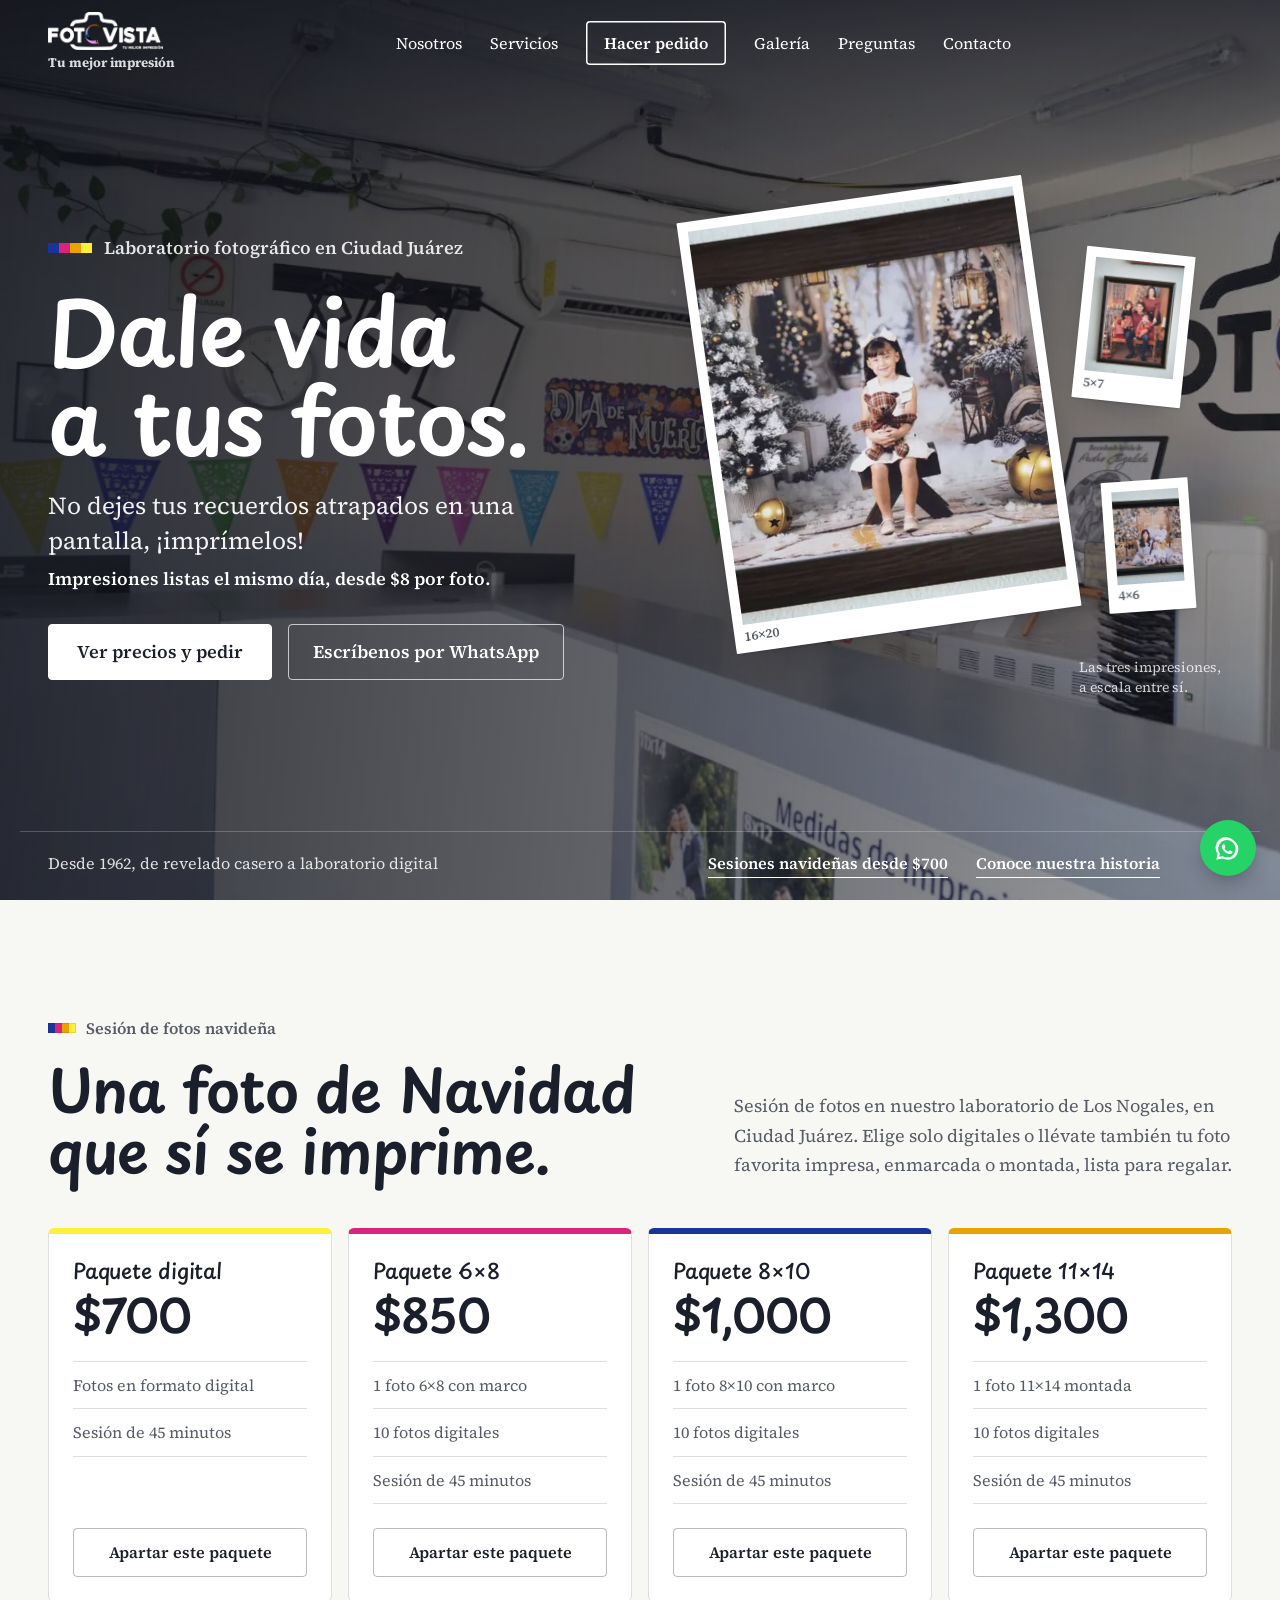
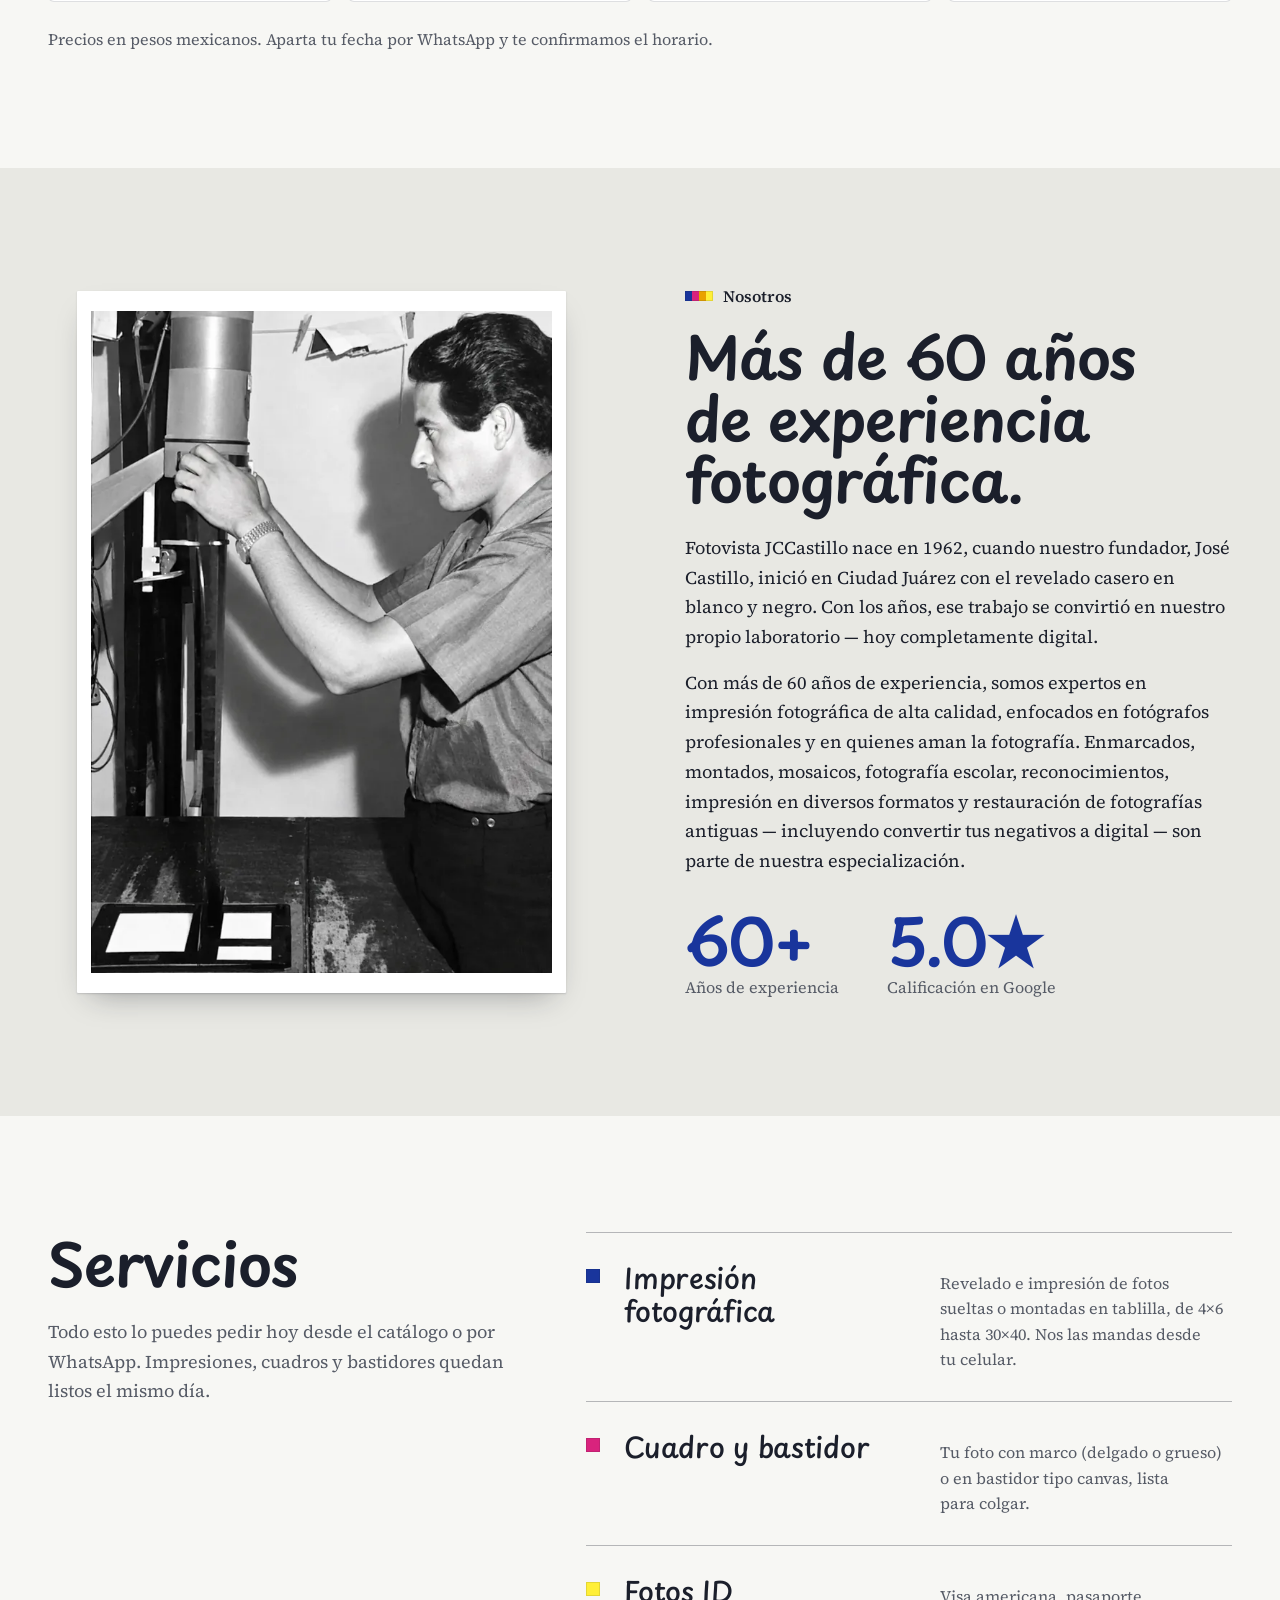
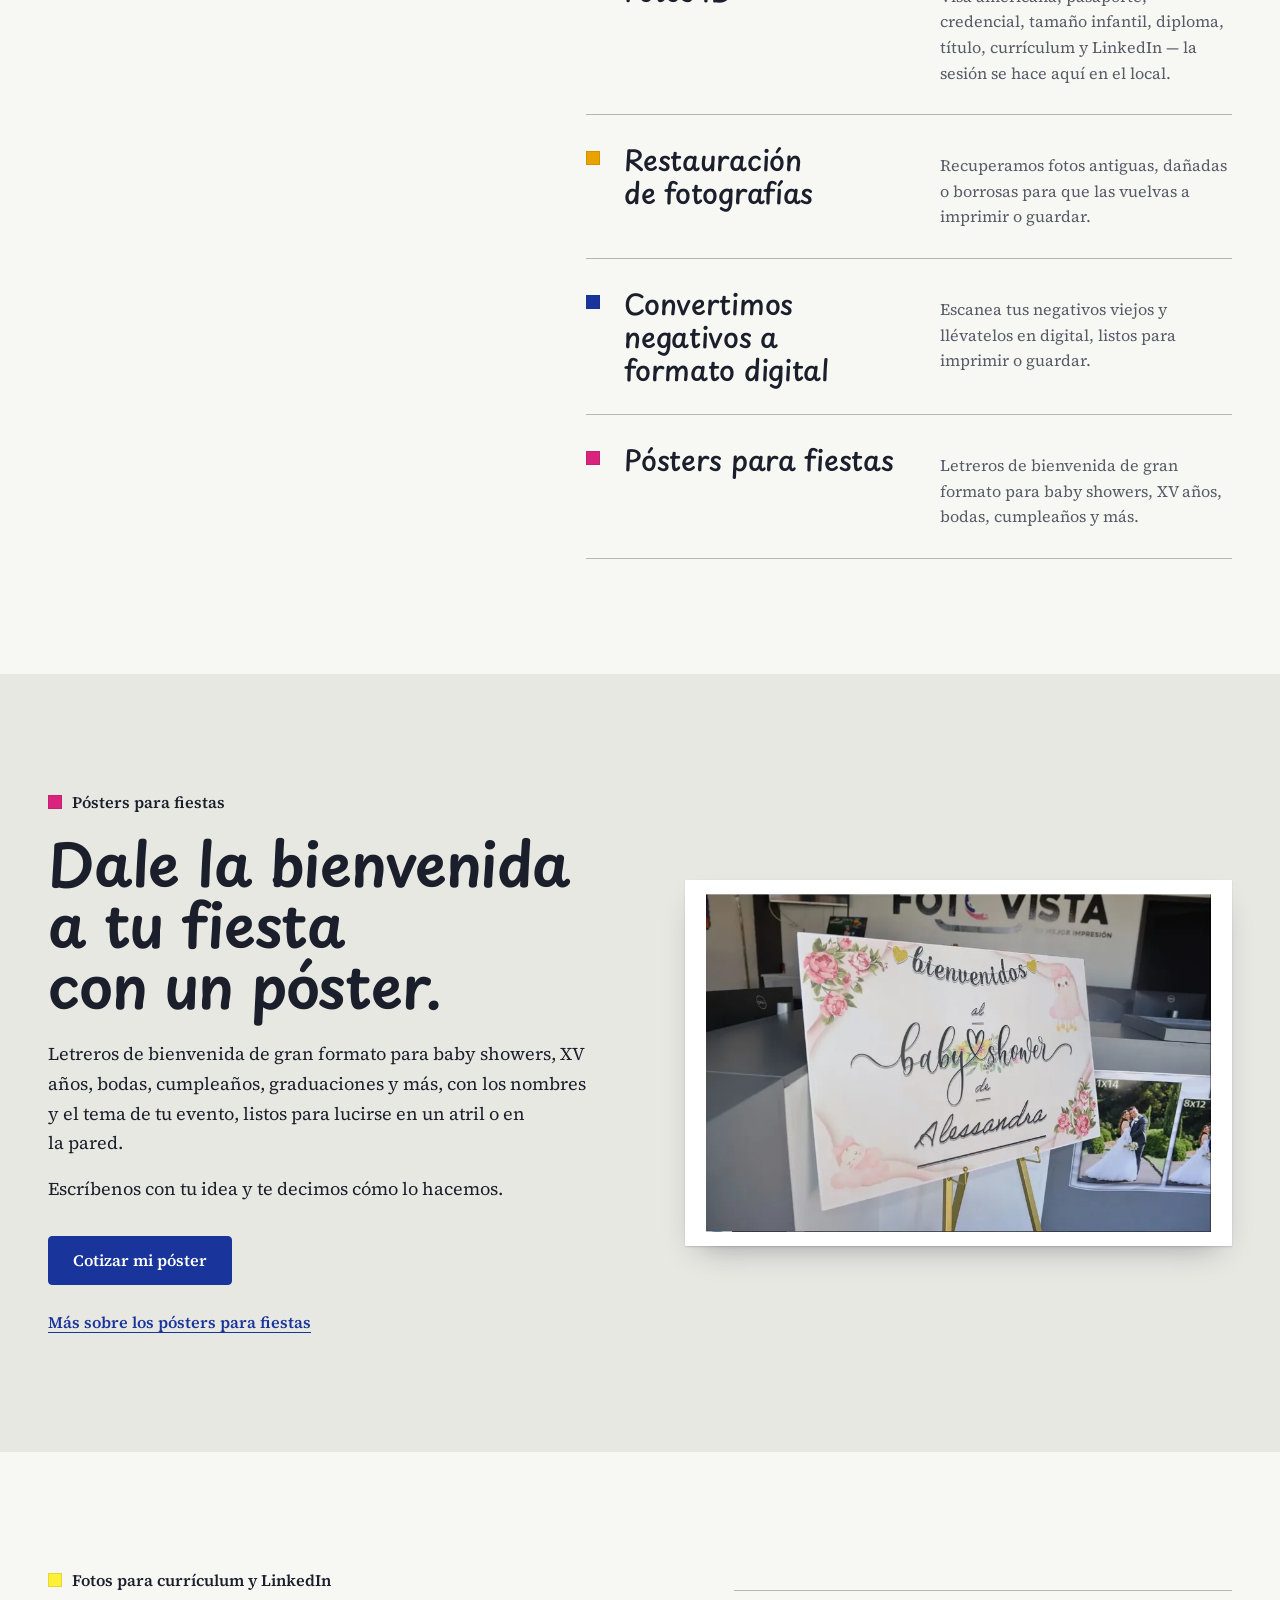
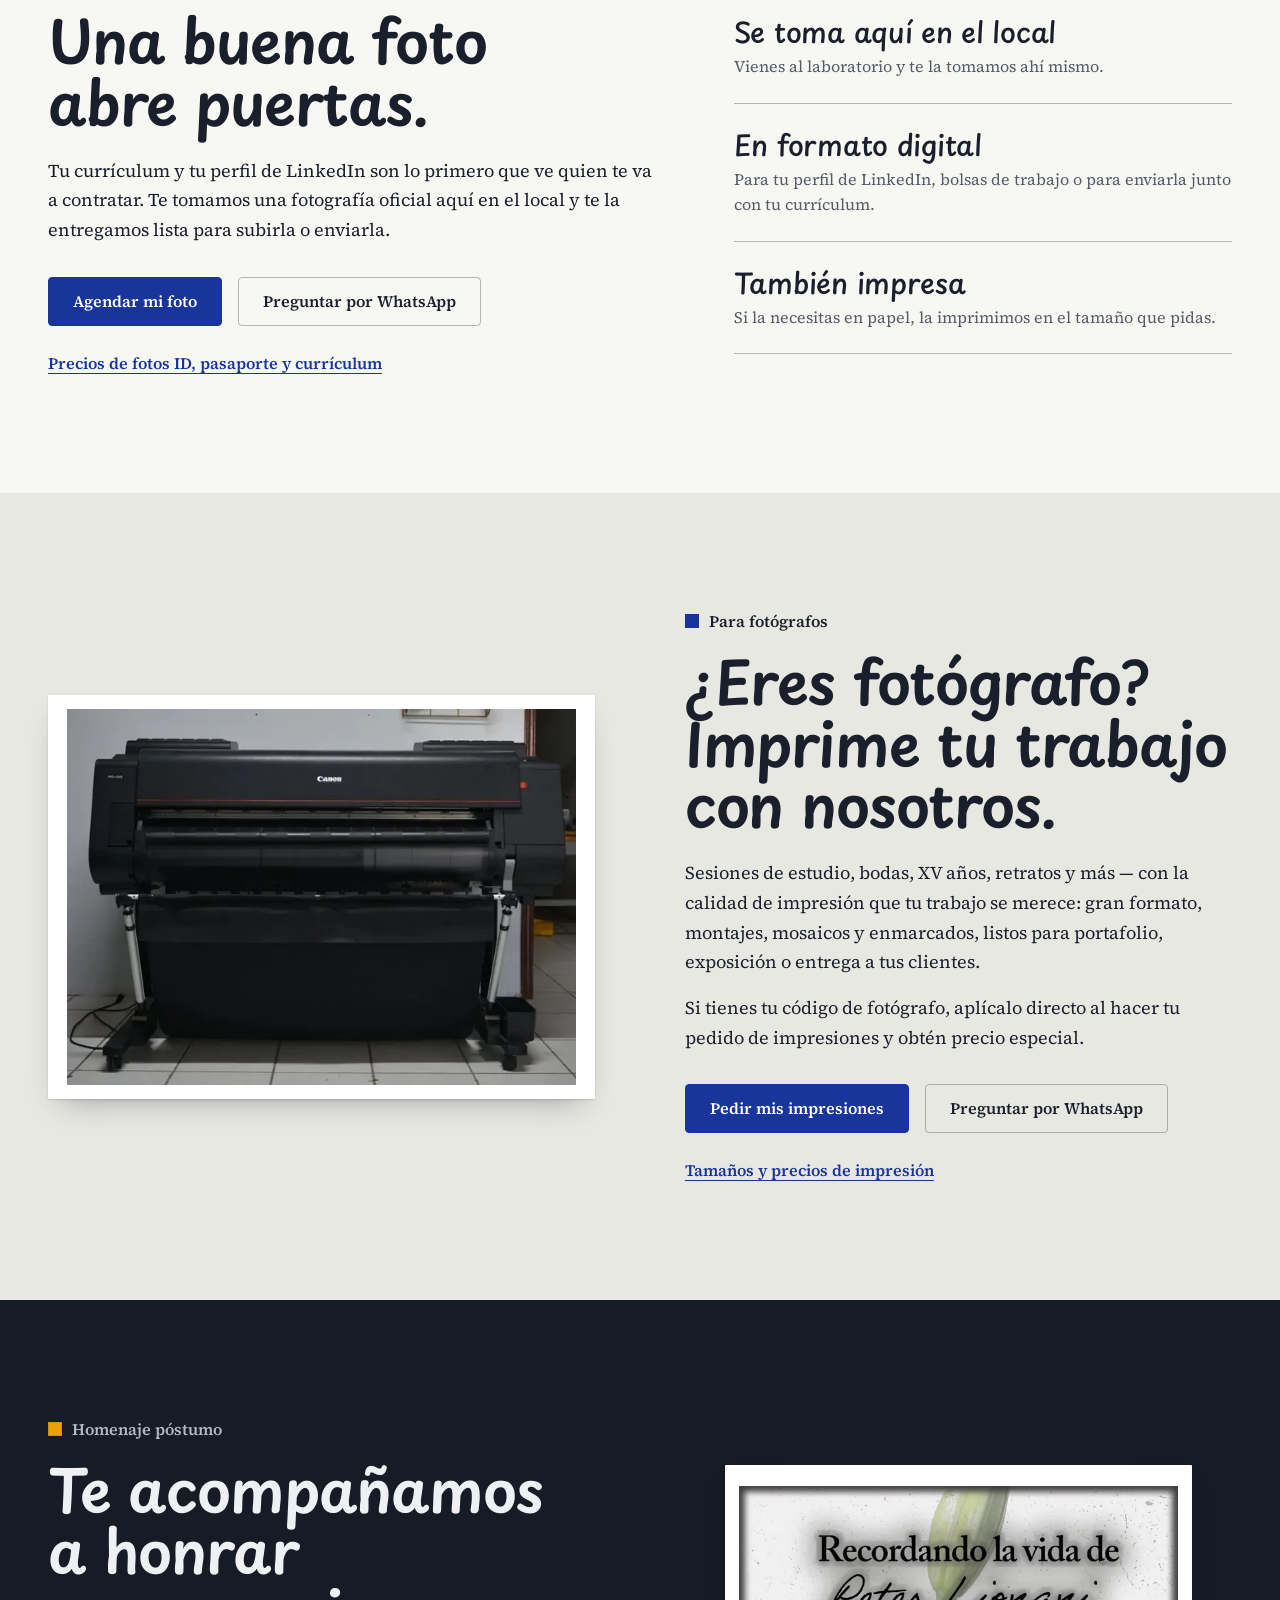
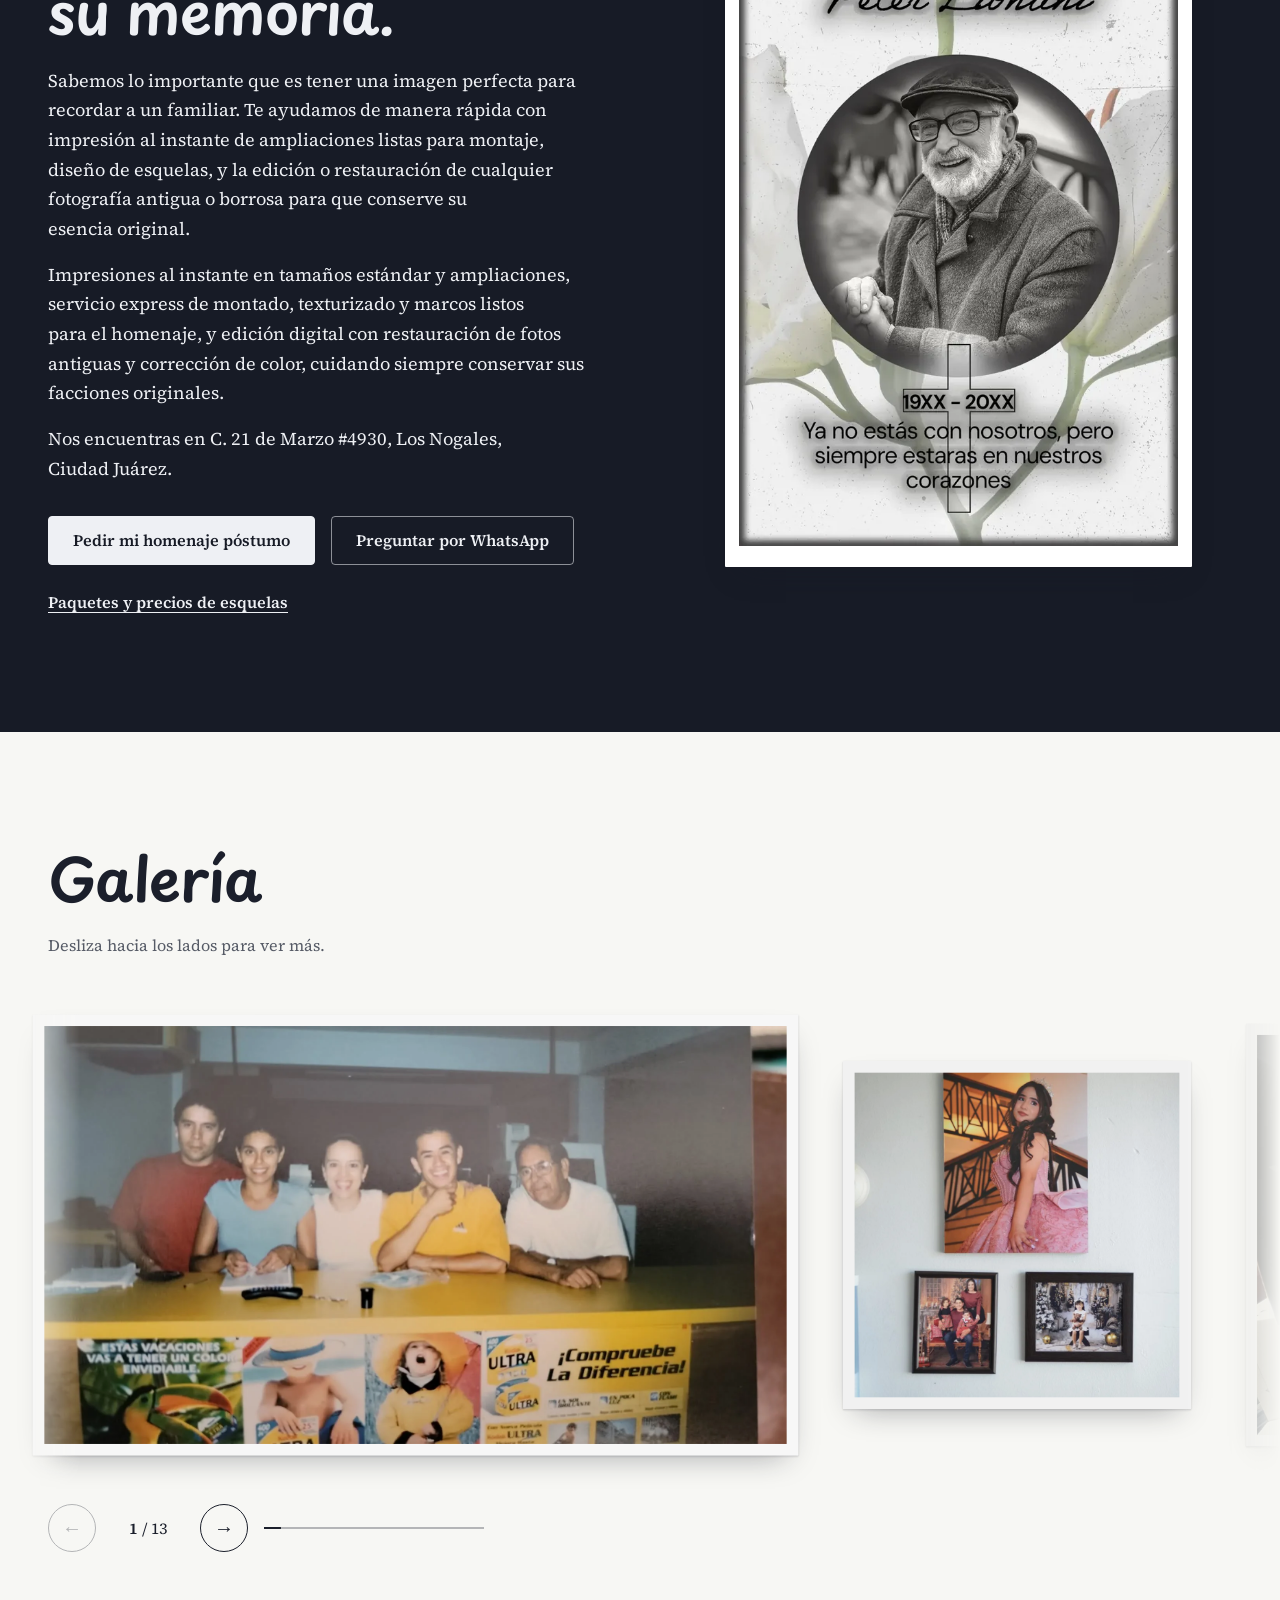
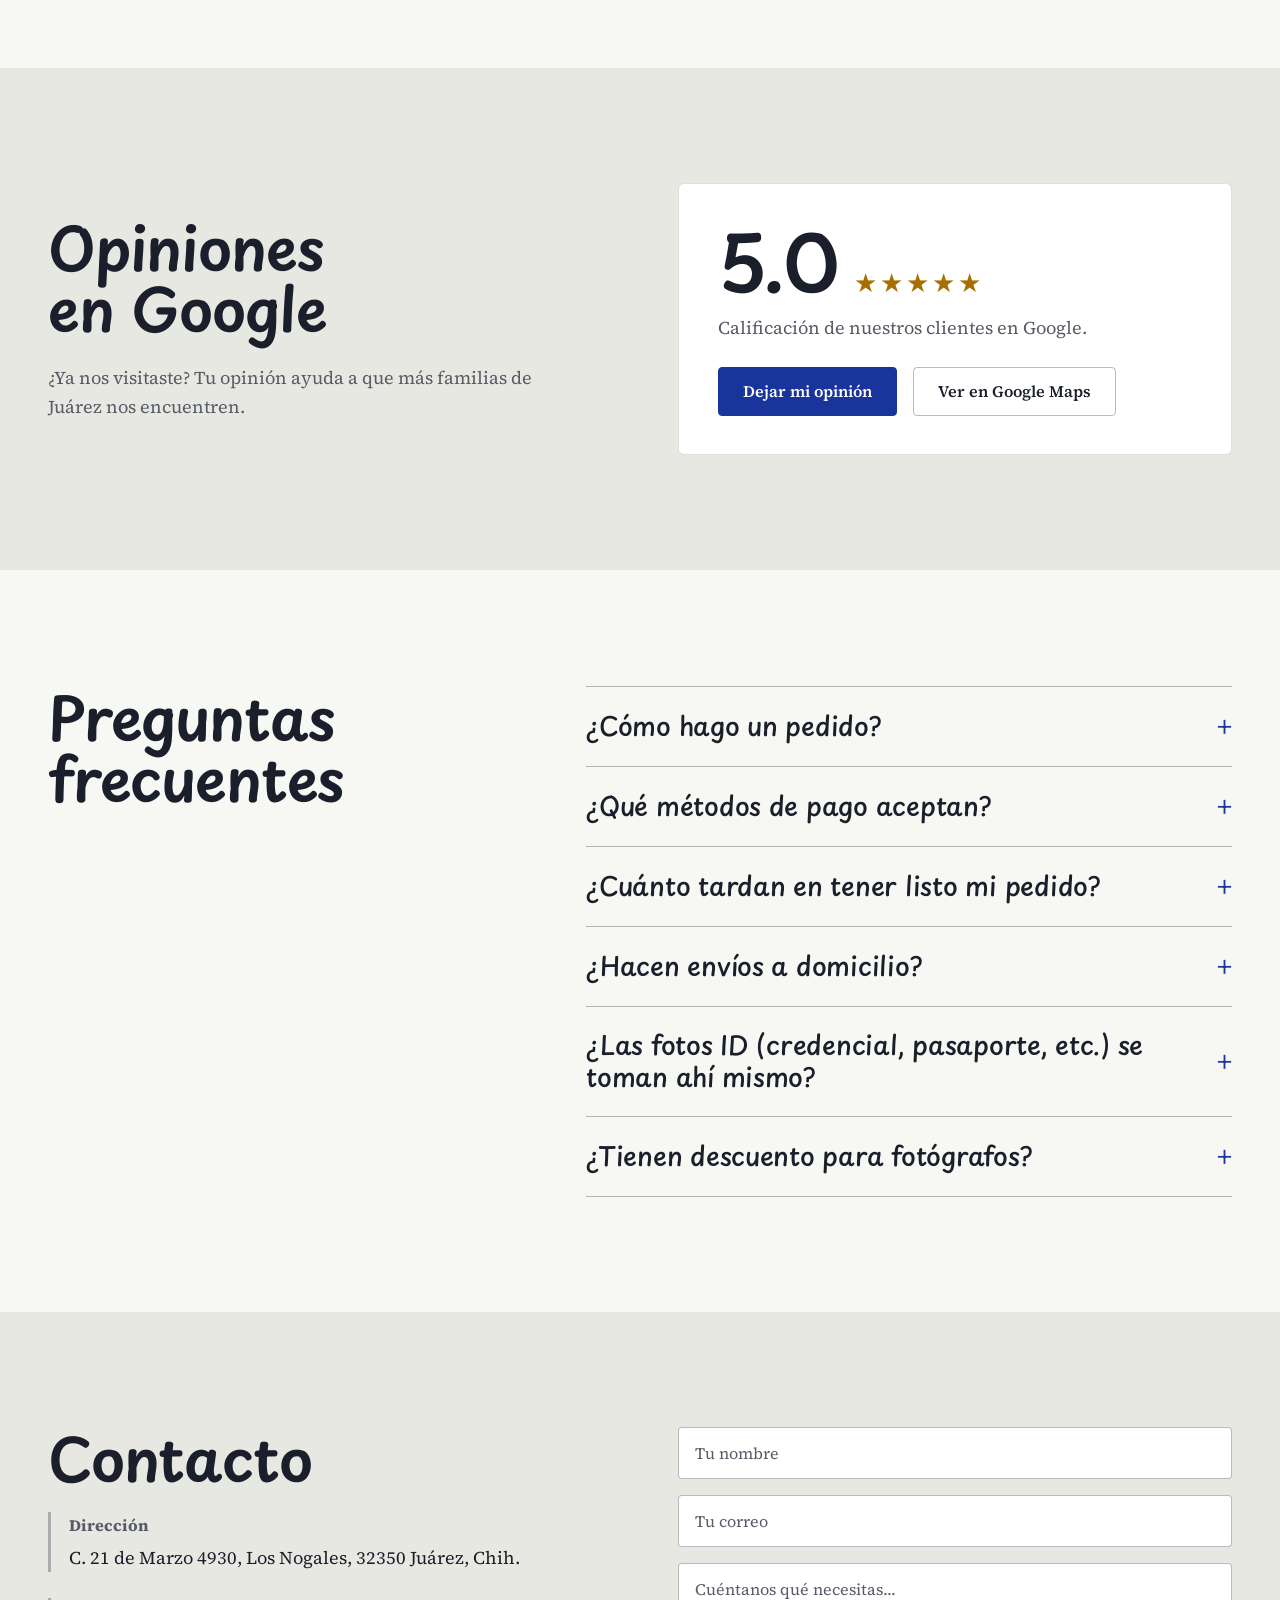
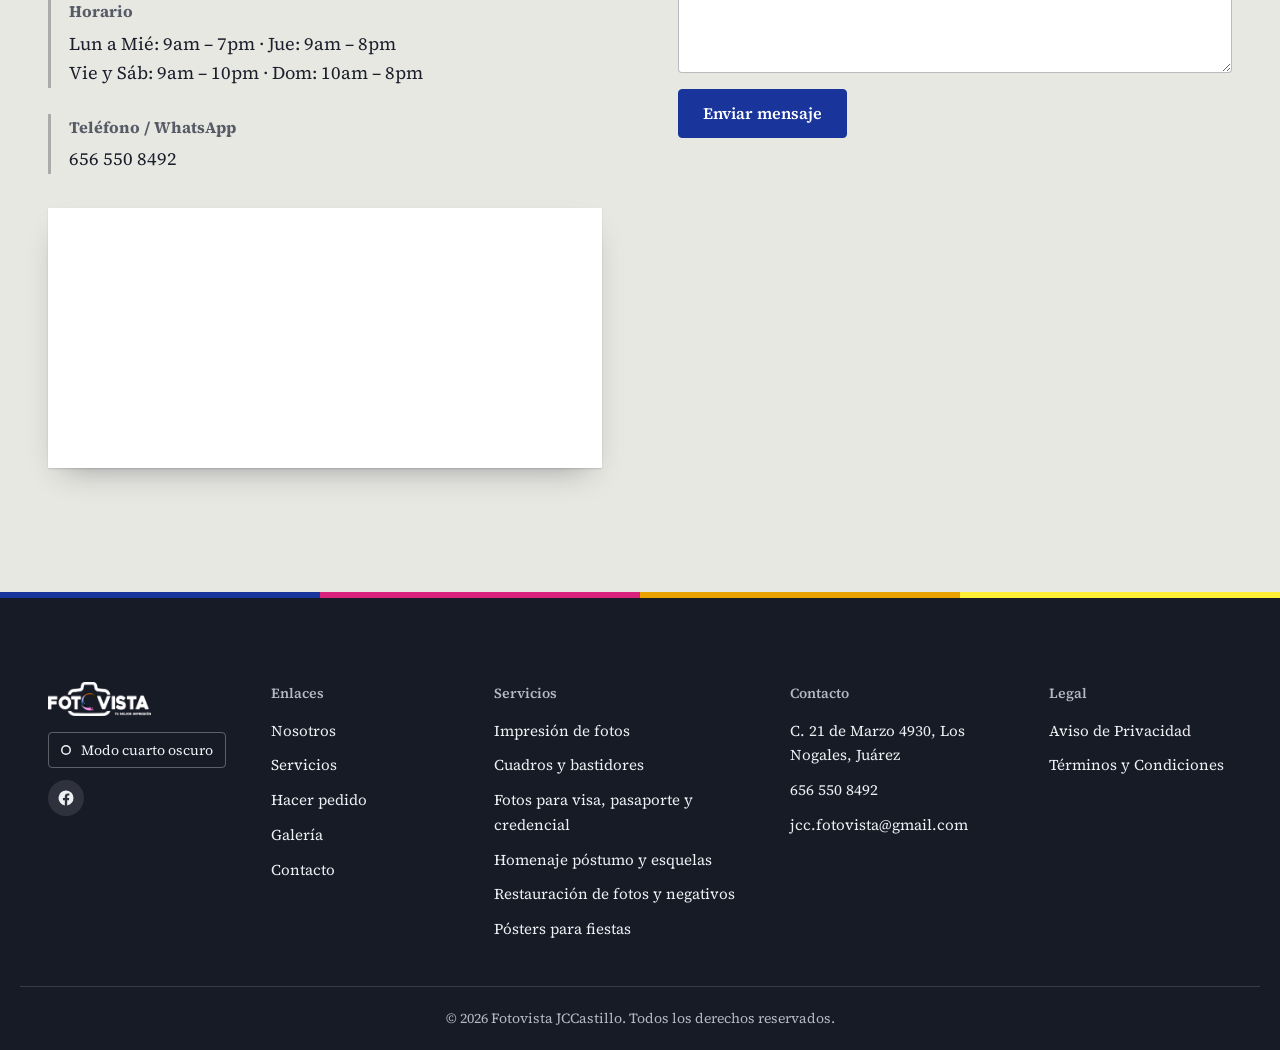
<file: index.html>
<!DOCTYPE html>
<html lang="es">

<head>
  <meta charset="UTF-8">
  <meta name="viewport" content="width=device-width, initial-scale=1.0">
  <title>Laboratorio fotográfico en Ciudad Juárez | Fotovista JCCastillo</title>
  <meta name="description"
    content="Laboratorio fotográfico en Los Nogales, Juárez. Impresión y revelado de fotos, fotos montadas en tablilla, cuadro, bastidor y fotos ID (visa americana, pasaporte, credencial, tamaño infantil, diploma, título), fotos para currículum y LinkedIn y pósters para fiestas. Pide en línea por WhatsApp o correo.">
  <link rel="canonical" href="https://fotovistajz.com/">

  <!-- Favicon / ícono del sitio. El logo original es un lockup de letras + ícono
       entrelazados, así que se recortó a mano solo el remolino de color (el "swirl"
       del pincel) para que se vea reconocible incluso a 16px en la pestaña del
       navegador. Si algún día rehacen el logo con un ícono separado, basta con
       regenerar estos archivos en assets/ (favicon.ico, favicon-16/32/48/192/512,
       apple-touch-icon.png) con las mismas medidas. -->
  <link rel="icon" href="assets/favicon.ico" sizes="any">
  <link rel="icon" type="image/png" sizes="32x32" href="assets/favicon-32x32.png">
  <link rel="icon" type="image/png" sizes="16x16" href="assets/favicon-16x16.png">
  <link rel="apple-touch-icon" href="assets/apple-touch-icon.png">
  <link rel="manifest" href="assets/site.webmanifest">

  <!-- Vista previa cuando comparten el link en WhatsApp, Facebook, etc. Usa una
       imagen aparte (og-image.jpg, 1200x630 con fondo sólido) en vez del logo con
       fondo transparente, porque el logo transparente se ve mal en varios temas
       de WhatsApp/Facebook (se funde con el fondo oscuro o claro). -->
  <meta property="og:type" content="website">
  <meta property="og:site_name" content="Fotovista JCCastillo">
  <meta property="og:title" content="Fotovista JCCastillo — Laboratorio Fotográfico en Juárez">
  <meta property="og:description"
    content="Impresión fotográfica, cuadro, bastidor y fotos ID en Los Nogales, Juárez. Pide en línea por WhatsApp o correo.">
  <meta property="og:image" content="https://fotovistajz.com/assets/og-image.jpg">
  <meta property="og:image:width" content="1200">
  <meta property="og:image:height" content="630">
  <meta property="og:url" content="https://fotovistajz.com/">
  <meta property="og:locale" content="es_MX">
  <meta name="twitter:card" content="summary_large_image">
  <meta name="twitter:title" content="Fotovista JCCastillo — Laboratorio Fotográfico en Juárez">
  <meta name="twitter:description"
    content="Impresión fotográfica, cuadro, bastidor y fotos ID en Los Nogales, Juárez. Pide en línea por WhatsApp o correo.">
  <meta name="twitter:image" content="https://fotovistajz.com/assets/og-image.jpg">

  <!-- Solo 2 fuentes en todo el sitio: Playpen Sans (títulos h1/h2/h3) y
       Source Serif 4 (todo lo demás: texto, botones, menú, etiquetas). -->
  <!-- Fuentes propias (ver @font-face en theme.css): se piden de inmediato -->
  <link rel="preload" href="assets/fonts/playpen-sans-latin.woff2" as="font" type="font/woff2" crossorigin>
  <link rel="preload" href="assets/fonts/source-serif-4-latin.woff2" as="font" type="font/woff2" crossorigin>
  <!-- La foto 16×20 del hero es lo más grande que se ve al abrir en celular: se pide primero -->
  <link rel="preload" as="image" href="assets/fotos/hero-1-400.webp" imagesrcset="assets/fotos/hero-1-400.webp 400w, assets/fotos/hero-1.webp 600w" imagesizes="(max-width: 900px) 72vw, 360px" fetchpriority="high">
  <link rel="stylesheet" href="styles.css">
  <link rel="stylesheet" href="theme.css">

  <!-- Datos estructurados para Google (JSON-LD). Usa los MISMOS datos que su
       ficha real de Google Business — nombre, dirección, teléfono y horario
       deben coincidir exactamente en los dos lugares, si no Google desconfía. -->
  <script type="application/ld+json">
  {
    "@context": "https://schema.org",
    "@type": "LocalBusiness",
    "@id": "https://fotovistajz.com/#fotovista",
    "name": "Fotovista JCCastillo",
    "alternateName": "Fotovista",
    "description": "Laboratorio fotográfico en Ciudad Juárez desde 1962: impresión y revelado de fotos, cuadros y bastidores, fotos para visa americana, pasaporte y credencial, esquelas y homenaje póstumo, restauración de fotos y pósters para fiestas.",
    "url": "https://fotovistajz.com/",
    "logo": "https://fotovistajz.com/assets/logo.png",
    "image": [
      "https://fotovistajz.com/assets/fotos/lab-2.webp",
      "https://fotovistajz.com/assets/fotos/lab-1.webp",
      "https://fotovistajz.com/assets/fotos/lab-3.webp",
      "https://fotovistajz.com/assets/og-image.jpg"
    ],
    "telephone": "+52 656 550 8492",
    "email": "jcc.fotovista@gmail.com",
    "priceRange": "$",
    "currenciesAccepted": "MXN",
    "paymentAccepted": "Mercado Pago",
    "foundingDate": "1962",
    "founder": {
      "@type": "Person",
      "name": "José Castillo"
    },
    "address": {
      "@type": "PostalAddress",
      "streetAddress": "C. 21 de Marzo 4930, Los Nogales",
      "addressLocality": "Juárez",
      "addressRegion": "Chihuahua",
      "postalCode": "32350",
      "addressCountry": "MX"
    },
    "geo": {
      "@type": "GeoCoordinates",
      "latitude": 31.7218404,
      "longitude": -106.4437917
    },
    "hasMap": "https://www.google.com/maps/search/?api=1&query=Fotovista&query_place_id=ChIJgVFO0Zlf54YR9XI2x5h827Y",
    "openingHoursSpecification": [
      {
        "@type": "OpeningHoursSpecification",
        "dayOfWeek": [
          "Monday",
          "Tuesday",
          "Wednesday"
        ],
        "opens": "09:00",
        "closes": "19:00"
      },
      {
        "@type": "OpeningHoursSpecification",
        "dayOfWeek": "Thursday",
        "opens": "09:00",
        "closes": "20:00"
      },
      {
        "@type": "OpeningHoursSpecification",
        "dayOfWeek": [
          "Friday",
          "Saturday"
        ],
        "opens": "09:00",
        "closes": "22:00"
      },
      {
        "@type": "OpeningHoursSpecification",
        "dayOfWeek": "Sunday",
        "opens": "10:00",
        "closes": "20:00"
      }
    ],
    "areaServed": {
      "@type": "City",
      "name": "Ciudad Juárez"
    },
    "sameAs": [
      "https://www.facebook.com/profile.php?id=61593201084522"
    ],
    "hasOfferCatalog": {
      "@type": "OfferCatalog",
      "name": "Servicios de laboratorio fotográfico",
      "itemListElement": [
        {
          "@type": "Offer",
          "itemOffered": {
            "@type": "Service",
            "name": "Impresión y revelado de fotos",
            "url": "https://fotovistajz.com/impresion-de-fotos.html"
          }
        },
        {
          "@type": "Offer",
          "itemOffered": {
            "@type": "Service",
            "name": "Cuadros y bastidores",
            "url": "https://fotovistajz.com/cuadros-y-bastidores.html"
          }
        },
        {
          "@type": "Offer",
          "itemOffered": {
            "@type": "Service",
            "name": "Fotos para visa americana, pasaporte y credencial",
            "url": "https://fotovistajz.com/fotos-para-pasaporte-y-credencial.html"
          }
        },
        {
          "@type": "Offer",
          "itemOffered": {
            "@type": "Service",
            "name": "Esquelas y homenaje póstumo",
            "url": "https://fotovistajz.com/homenaje-postumo.html"
          }
        },
        {
          "@type": "Offer",
          "itemOffered": {
            "@type": "Service",
            "name": "Restauración de fotos y negativos a digital",
            "url": "https://fotovistajz.com/restauracion-de-fotos.html"
          }
        },
        {
          "@type": "Offer",
          "itemOffered": {
            "@type": "Service",
            "name": "Pósters de bienvenida para fiestas",
            "url": "https://fotovistajz.com/posters-para-fiestas.html"
          }
        }
      ]
    }
  }
  </script>

  <!-- Google Analytics: se activa poniendo el ID en medicion.js (ver instrucciones ahí) -->
  <script src="medicion.js" defer></script>
</head>

<body class="immersive">

  <div id="safelight-overlay"></div>

  <!-- ============ SITE HEADER ============ -->
  <header>
    <div class="wrap">
      <div class="logo" id="siteLogo">
        <img src="assets/logo-480.webp" alt="Fotovista JCCastillo" class="logo-img" width="480" height="159">
        <span class="logo-tagline">Tu mejor impresión</span>
      </div>
      <nav id="nav">
        <a href="#nosotros">Nosotros</a>
        <a href="#servicios">Servicios</a>
        <a href="#" id="navProductos">Hacer pedido</a>
        <a href="#galeria">Galería</a>
        <a href="#faq">Preguntas</a>
        <a href="#contacto">Contacto</a>
      </nav>
      <div class="header-tools">
        <button class="menu-btn" id="menuBtn" type="button" aria-label="Abrir menú" aria-expanded="false" aria-controls="nav"><span class="menu-label">Menú</span><span class="menu-lines" aria-hidden="true"></span></button>
      </div>
    </div>
  </header>

  <!-- ============ HERO ============ -->
  <section class="hero site-section">
    <!-- Foto de fondo a pantalla completa: lab-1.webp (se cambia en theme.css, busca ".hero-bg") -->
    <div class="hero-bg" aria-hidden="true"></div>
    <div class="wrap hero-grid">
      <div>
        <h1><span class="eyebrow">Laboratorio fotográfico en Ciudad Juárez</span> Dale vida a tus fotos.</h1>
        <p>No dejes tus recuerdos atrapados en una pantalla, ¡imprímelos!</p>
        <p class="hero-facts">Impresiones listas el mismo día, desde $8 por foto.</p>
        <div class="btn-row">
          <a href="#" class="btn btn-primary" id="heroCatalogoBtn">Ver precios y pedir</a>
          <a href="https://wa.me/526565508492?text=Hola%2C%20quisiera%20informaci%C3%B3n%20para%20imprimir%20mis%20fotos." class="btn btn-ghost" target="_blank" rel="noopener">Escríbenos por WhatsApp</a>
        </div>
      </div>
      <!-- Montón de fotos regadas, cada una con su medida real. Tienen animación
           (se mecen solas) y se pueden arrastrar con el mouse o el dedo — ver
           el bloque "PHOTO STACK" en script.js para la parte de arrastrar. -->
      <div class="photo-stack" id="photoStack">
        <div class="photo-card pc-1" style="--rot:-8deg;">
          <img src="assets/fotos/hero-1.webp" srcset="assets/fotos/hero-1-400.webp 400w, assets/fotos/hero-1.webp 600w" sizes="(max-width: 900px) 72vw, 360px" fetchpriority="high" alt="Trabajo de Fotovista, impresión 16×20" width="600" height="800">
          <span class="pc-tag">16×20</span>
        </div>
        <div class="photo-card pc-2" style="--rot:6deg;">
          <img src="assets/fotos/hero-2.webp" srcset="assets/fotos/hero-2-400.webp 400w, assets/fotos/hero-2.webp 600w" sizes="120px" alt="Trabajo de Fotovista, impresión 5×7" width="600" height="800">
          <span class="pc-tag">5×7</span>
        </div>
        <div class="photo-card pc-3" style="--rot:-4deg;">
          <img src="assets/fotos/hero-3.webp" srcset="assets/fotos/hero-3-400.webp 400w, assets/fotos/hero-3.webp 600w" sizes="100px" alt="Trabajo de Fotovista, impresión 4×6" width="600" height="800">
          <span class="pc-tag">4×6</span>
        </div>
        <span class="stack-note">Las tres impresiones, a escala entre sí.</span>
      </div>
    </div>
    <div class="hero-foot">
      <span>Desde 1962, de revelado casero a laboratorio digital</span>
      <span class="hero-foot-links"><a href="#navidad">Sesiones navideñas desde $700</a> <a href="#nosotros">Conoce nuestra historia</a></span>
    </div>
  </section>

  <!-- ============ SESIÓN DE FOTOS NAVIDEÑA (temporada) ============
       Promoción de temporada. Precios y paquetes que pasó la jefa.
       Cada botón abre WhatsApp con el paquete ya escrito en el mensaje.
       Al terminar la temporada: borra esta sección completa y el enlace
       "Sesiones navideñas" del pie del hero (busca "#navidad"). -->
  <section class="site-section" id="navidad">
    <div class="wrap">
      <div class="navidad-head">
        <div>
          <span class="sec-num">Sesión de fotos navideña</span>
          <h2>Una foto de Navidad que sí se imprime.</h2>
        </div>
        <p>Sesión de fotos en nuestro laboratorio de Los Nogales, en Ciudad Juárez. Elige solo digitales o llévate también tu foto favorita impresa, enmarcada o montada, lista para regalar.</p>
      </div>
      <ul class="paquetes">
          <li class="paquete" data-familia="amarillo">
            <h3>Paquete digital</h3>
            <p class="paquete-precio">$700</p>
            <ul class="paquete-incluye">
              <li>Fotos en formato digital</li>
              <li>Sesión de 45 minutos</li>
            </ul>
            <a href="https://wa.me/526565508492?text=Hola%2C%20quiero%20apartar%20una%20sesi%C3%B3n%20de%20fotos%20navide%C3%B1a%20con%20el%20Paquete%20digital%20(%24700)." class="btn btn-ghost" target="_blank" rel="noopener">Apartar este paquete</a>
          </li>
          <li class="paquete" data-familia="rosa">
            <h3>Paquete 6×8</h3>
            <p class="paquete-precio">$850</p>
            <ul class="paquete-incluye">
              <li>1 foto 6×8 con marco</li>
              <li>10 fotos digitales</li>
              <li>Sesión de 45 minutos</li>
            </ul>
            <a href="https://wa.me/526565508492?text=Hola%2C%20quiero%20apartar%20una%20sesi%C3%B3n%20de%20fotos%20navide%C3%B1a%20con%20el%20Paquete%206%C3%978%20(%24850)." class="btn btn-ghost" target="_blank" rel="noopener">Apartar este paquete</a>
          </li>
          <li class="paquete" data-familia="azul">
            <h3>Paquete 8×10</h3>
            <p class="paquete-precio">$1,000</p>
            <ul class="paquete-incluye">
              <li>1 foto 8×10 con marco</li>
              <li>10 fotos digitales</li>
              <li>Sesión de 45 minutos</li>
            </ul>
            <a href="https://wa.me/526565508492?text=Hola%2C%20quiero%20apartar%20una%20sesi%C3%B3n%20de%20fotos%20navide%C3%B1a%20con%20el%20Paquete%208%C3%9710%20(%241%2C000)." class="btn btn-ghost" target="_blank" rel="noopener">Apartar este paquete</a>
          </li>
          <li class="paquete" data-familia="ambar">
            <h3>Paquete 11×14</h3>
            <p class="paquete-precio">$1,300</p>
            <ul class="paquete-incluye">
              <li>1 foto 11×14 montada</li>
              <li>10 fotos digitales</li>
              <li>Sesión de 45 minutos</li>
            </ul>
            <a href="https://wa.me/526565508492?text=Hola%2C%20quiero%20apartar%20una%20sesi%C3%B3n%20de%20fotos%20navide%C3%B1a%20con%20el%20Paquete%2011%C3%9714%20(%241%2C300)." class="btn btn-ghost" target="_blank" rel="noopener">Apartar este paquete</a>
          </li>
      </ul>
      <p class="paquetes-nota">Precios en pesos mexicanos. Aparta tu fecha por WhatsApp y te confirmamos el horario.</p>
    </div>
  </section>

  <!-- ============ NOSOTROS ============ -->
  <section class="about site-section dark-section tone-light" id="nosotros">
    <div class="wrap about-grid">
      <img loading="lazy" decoding="async" src="assets/fotos/srcastillo.webp" srcset="assets/fotos/srcastillo-640.webp 640w, assets/fotos/srcastillo-800.webp 800w, assets/fotos/srcastillo.webp 1047w" sizes="(max-width: 900px) calc(100vw - 40px), 560px" alt="José Castillo, fundador de Fotovista, trabajando en el laboratorio" width="1047" height="1503" style="--ar: 1047 / 1503">
      <div>
        <span class="sec-num">Nosotros</span>
        <h2>Más de 60 años de experiencia fotográfica.</h2>
        <p>Fotovista JCCastillo nace en 1962, cuando nuestro fundador, José Castillo, inició en Ciudad Juárez con
          el revelado casero en blanco y negro. Con los años, ese trabajo se convirtió en nuestro propio
          laboratorio — hoy completamente digital.</p>
        <p>Con más de 60 años de experiencia, somos expertos en impresión fotográfica de alta calidad,
          enfocados en fotógrafos profesionales y en quienes aman la fotografía. Enmarcados, montados, mosaicos,
          fotografía escolar, reconocimientos, impresión en diversos formatos y restauración de fotografías
          antiguas — incluyendo convertir tus negativos a digital — son parte de nuestra especialización.</p>
        <div class="stat-row">
          <div class="stat"><b data-count-to="60" data-suffix="+">60+</b><span>Años de experiencia</span></div>
          <div class="stat"><b data-count-to="5" data-decimals="1" data-suffix="★">5.0★</b><span>Calificación en
              Google</span></div>
        </div>
      </div>
    </div>
  </section>

  <!-- ============ SERVICIOS ============ -->
  <section id="servicios" class="site-section">
    <div class="wrap">
      <div class="sec-head">
        <h2>Servicios</h2>
        <p>Todo esto lo puedes pedir hoy desde el catálogo o por WhatsApp. Impresiones, cuadros y bastidores quedan listos el mismo día.</p>
      </div>
      <div class="services-grid">
        <div class="card svc-blue">
          <h3><a href="impresion-de-fotos.html">Impresión fotográfica</a></h3>
          <p>Revelado e impresión de fotos sueltas o montadas en tablilla, de 4×6 hasta 30×40. Nos las mandas desde tu celular.</p>
        </div>
        <div class="card svc-pink">
          <h3><a href="cuadros-y-bastidores.html">Cuadro y bastidor</a></h3>
          <p>Tu foto con marco (delgado o grueso) o en bastidor tipo canvas, lista para colgar.</p>
        </div>
        <div class="card svc-yellow">
          <h3><a href="fotos-para-pasaporte-y-credencial.html">Fotos ID</a></h3>
          <p>Visa americana, pasaporte, credencial, tamaño infantil, diploma, título, currículum y LinkedIn — la sesión se hace aquí en el local.</p>
        </div>
        <div class="card svc-amber">
          <h3><a href="restauracion-de-fotos.html">Restauración de fotografías</a></h3>
          <p>Recuperamos fotos antiguas, dañadas o borrosas para que las vuelvas a imprimir o guardar.</p>
        </div>
        <div class="card svc-blue">
          <h3><a href="restauracion-de-fotos.html">Convertimos negativos a formato digital</a></h3>
          <p>Escanea tus negativos viejos y llévatelos en digital, listos para imprimir o guardar.</p>
        </div>
        <div class="card svc-pink">
          <h3><a href="posters-para-fiestas.html">Pósters para fiestas</a></h3>
          <p>Letreros de bienvenida de gran formato para baby showers, XV años, bodas, cumpleaños y más.</p>
        </div>
      </div>
    </div>
  </section>

  <!-- ============ PÓSTERS PARA FIESTAS ============
       Letreros de bienvenida de gran formato (baby shower, XV años, bodas...).
       Todavía no hay flujo de pedido ni precios en el catálogo, así que el
       único botón es WhatsApp con el mensaje en el href. -->
  <section class="products site-section dark-section tone-light" id="posters">
    <div class="wrap about-grid">
      <div>
        <span class="sec-num">Pósters para fiestas</span>
        <h2>Dale la bienvenida a tu fiesta con un póster.</h2>
        <p>Letreros de bienvenida de gran formato para baby showers, XV años, bodas, cumpleaños, graduaciones y más,
          con los nombres y el tema de tu evento, listos para lucirse en un atril o en la pared.</p>
        <p>Escríbenos con tu idea y te decimos cómo lo hacemos.</p>
        <div class="btn-row">
          <a href="https://wa.me/526565508492?text=Hola%2C%20quisiera%20informaci%C3%B3n%20para%20hacer%20un%20p%C3%B3ster%20de%20bienvenida%20para%20mi%20fiesta."
            class="btn btn-primary" target="_blank" rel="noopener">Cotizar mi póster</a>
        </div>
        <a class="sec-more" href="posters-para-fiestas.html">Más sobre los pósters para fiestas</a>
      </div>
      <img src="assets/fotos/lab-4.webp" srcset="assets/fotos/lab-4-800.webp 800w, assets/fotos/lab-4.webp 1377w" sizes="(max-width: 900px) calc(100vw - 40px), 560px" alt="Póster de bienvenida para baby shower impreso en gran formato, sobre un atril dorado" width="1377" height="922" loading="lazy" style="--ar: 1377 / 922">
    </div>
  </section>

  <!-- ============ FOTOS PARA CURRÍCULUM Y LINKEDIN ============
       Anuncio del servicio de fotografía oficial (formato digital) para CV y
       perfiles profesionales. Reutiliza el flujo de "Fotos ID" del catálogo:
       el botón principal abre directo "Agenda tu foto ID" (openProductShortcut
       ya tiene el caso 'fotosid'). El botón de WhatsApp lleva el mensaje
       escrito en el href (mismo número que WHATSAPP_NUMBER en script.js).
       Para poner una foto de ejemplo, agrega un <img> como en "Pósters". -->
  <section class="products site-section dark-section" id="foto-cv">
    <div class="wrap cv-grid">
      <div>
        <span class="sec-num">Fotos para currículum y LinkedIn</span>
        <h2>Una buena foto abre puertas.</h2>
        <p>Tu currículum y tu perfil de LinkedIn son lo primero que ve quien te va a contratar. Te tomamos una
          fotografía oficial aquí en el local y te la entregamos lista para subirla o enviarla.</p>
        <div class="btn-row">
          <button type="button" class="btn btn-primary" onclick="openProductShortcut('fotosid')">Agendar mi foto</button>
          <a href="https://wa.me/526565508492?text=Hola%2C%20quisiera%20agendar%20una%20foto%20para%20mi%20curr%C3%ADculum%20o%20LinkedIn.%20%C2%BFMe%20pueden%20dar%20informaci%C3%B3n%3F"
            class="btn btn-ghost" target="_blank" rel="noopener">Preguntar por WhatsApp</a>
        </div>
        <a class="sec-more" href="fotos-para-pasaporte-y-credencial.html">Precios de fotos ID, pasaporte y currículum</a>
      </div>
      <ul class="cv-points">
        <li><div><h3>Se toma aquí en el local</h3>
            <p>Vienes al laboratorio y te la tomamos ahí mismo.</p></div></li>
        <li><div><h3>En formato digital</h3>
            <p>Para tu perfil de LinkedIn, bolsas de trabajo o para enviarla junto con tu currículum.</p></div></li>
        <li><div><h3>También impresa</h3>
            <p>Si la necesitas en papel, la imprimimos en el tamaño que pidas.</p></div></li>
      </ul>
    </div>
  </section>

  <!-- ============ PARA FOTÓGRAFOS ============
       Anuncio dirigido a fotógrafos profesionales para que impriman su
       trabajo (sesiones, bodas, portafolios) con nosotros. Reutiliza el
       mismo layout de imagen + texto de la sección de Nosotros (clase
       "about-grid"). El botón principal abre el catálogo directo en
       Impresiones (openProductShortcut ya hace eso) y el de WhatsApp manda
       un mensaje con contexto de fotógrafo — armado en script.js, busca
       "photogWhatsappBtn". -->
  <section class="products site-section dark-section tone-light" id="para-fotografos">
    <div class="wrap about-grid">
      <img loading="lazy" decoding="async" src="assets/fotos/extra/extra-1.webp" srcset="assets/fotos/extra/extra-1-640.webp 640w, assets/fotos/extra/extra-1.webp 978w" sizes="(max-width: 900px) calc(100vw - 40px), 560px" alt="Impresora de gran formato en el laboratorio Fotovista"
        width="978" height="722" style="--ar: 978 / 722">
      <div>
        <span class="sec-num">Para fotógrafos</span>
        <h2>¿Eres fotógrafo? Imprime tu trabajo con nosotros.</h2>
        <p>Sesiones de estudio, bodas, XV años, retratos y más — con la calidad de impresión que tu
          trabajo se merece: gran formato, montajes, mosaicos y enmarcados, listos para portafolio,
          exposición o entrega a tus clientes.</p>
        <p>Si tienes tu código de fotógrafo, aplícalo directo al hacer tu pedido de impresiones y obtén
          precio especial.</p>
        <div class="btn-row">
          <button type="button" class="btn btn-primary" onclick="openProductShortcut('impresiones')">Pedir mis
            impresiones</button>
          <a href="#" id="photogWhatsappBtn" class="btn btn-ghost" target="_blank" rel="noopener">Preguntar por
            WhatsApp</a>
        </div>
        <a class="sec-more" href="impresion-de-fotos.html">Tamaños y precios de impresión</a>
      </div>
    </div>
  </section>

  <!-- ============ HOMENAJE PÓSTUMO ============
       Anuncio del servicio de Homenaje Póstumo (esquelas, ampliaciones y
       restauración) pedido por la jefa. Mismo layout imagen + texto
       ("about-grid") que Nosotros/Para fotógrafos. El botón principal abre
       el catálogo directo en Póstumas (openProductShortcut ya tiene el caso
       'postumas') y el de WhatsApp manda un mensaje con este contexto —
       armado en script.js, busca "homenajeWhatsappBtn". -->
  <section class="products site-section dark-section" id="homenaje">
    <div class="wrap about-grid">
      <img loading="lazy" decoding="async" src="assets/fotos/postuma 2.webp" srcset="assets/fotos/postuma%202-640.webp 640w, assets/fotos/postuma%202-800.webp 800w, assets/fotos/postuma%202.webp 1066w" sizes="(max-width: 900px) calc(100vw - 40px), 560px" alt="Ejemplo de homenaje póstumo enmarcado" width="1066" height="1600" style="--ar: 1066 / 1600">
      <div>
        <span class="sec-num">Homenaje póstumo</span>
        <h2>Te acompañamos a honrar su memoria.</h2>
        <p>Sabemos lo importante que es tener una imagen perfecta para recordar a un familiar. Te ayudamos
          de manera rápida con impresión al instante de ampliaciones listas para montaje, diseño de
          esquelas, y la edición o restauración de cualquier fotografía antigua o borrosa para que conserve
          su esencia original.</p>
        <p>Impresiones al instante en tamaños estándar y ampliaciones, servicio express de montado,
          texturizado y marcos listos para el homenaje, y edición digital con restauración de fotos
          antiguas y corrección de color, cuidando siempre conservar sus facciones originales.</p>
        <p>Nos encuentras en C. 21 de Marzo #4930, Los Nogales, Ciudad Juárez.</p>
        <div class="btn-row">
          <button type="button" class="btn btn-primary" onclick="openProductShortcut('postumas')">Pedir mi
            homenaje póstumo</button>
          <a href="#" id="homenajeWhatsappBtn" class="btn btn-ghost" target="_blank" rel="noopener">Preguntar por
            WhatsApp</a>
        </div>
        <a class="sec-more" href="homenaje-postumo.html">Paquetes y precios de esquelas</a>
      </div>
    </div>
  </section>

  <!-- ============ GALERÍA ============ -->
  <section id="galeria" class="site-section">
    <div class="wrap">
      <div class="sec-head">
        <h2>Galería</h2>
        <span class="gallery-hint">Desliza hacia los lados para ver más.</span>
      </div>
      <div class="gallery-grid">
        <img loading="lazy" decoding="async" src="assets/fotos/1.webp" alt="Equipo de Fotovista en el mostrador del laboratorio" width="1920" height="1080">
        <img loading="lazy" decoding="async" src="assets/fotos/producto-cuadro.webp" alt="Fotografías enmarcadas y en cuadro colgadas en la pared" width="900" height="900">
        <img loading="lazy" decoding="async" src="assets/fotos/2.webp" alt="Trabajando con la impresora fotográfica del laboratorio" width="1600" height="1200">
        <img loading="lazy" decoding="async" src="assets/fotos/galeria-6.webp" alt="Retrato de quinceañera impreso en gran formato" width="700" height="525">
        <img loading="lazy" decoding="async" src="assets/fotos/3.webp" alt="Revisando impresiones en el laboratorio" width="1200" height="1600">
        <img loading="lazy" decoding="async" src="assets/fotos/producto-bastidor.webp" alt="Fotografía en bastidor lista para colgar" width="900" height="900">
        <img loading="lazy" decoding="async" src="assets/fotos/4.webp" alt="Atención a un cliente en el laboratorio" width="742" height="1118">
        <img loading="lazy" decoding="async" src="assets/fotos/galeria-1-tall.webp" alt="Pared con muestras de fotografías de nuestros clientes" width="700" height="1050">
        <img loading="lazy" decoding="async" src="assets/fotos/lab-1.webp" alt="Mostrador y área de impresión del laboratorio, con papel picado de Día de Muertos" width="1378" height="917">
        <img loading="lazy" decoding="async" src="assets/fotos/lab-2.webp" alt="Logotipo de Fotovista en la pared del laboratorio, junto a las impresoras" width="1377" height="919">
        <img loading="lazy" decoding="async" src="assets/fotos/lab-3.webp" alt="Muro del laboratorio con retratos enmarcados y muestras de paquetes para graduaciones y confirmaciones" width="1378" height="915">
        <img loading="lazy" decoding="async" src="assets/fotos/lab-4.webp" alt="Letrero de bienvenida para baby shower impreso en gran formato sobre un atril" width="1377" height="922">
        <img loading="lazy" decoding="async" src="assets/fotos/lab-5.webp" alt="Homenaje póstumo enmarcado sobre un atril, listo para entregar" width="613" height="919">
      </div>
    </div>
  </section>

  <!-- ============ RESEÑAS ============ -->
  <section class="reviews site-section dark-section tone-light" id="resenas">
    <div class="wrap">
      <div class="sec-head">
        <h2>Opiniones en Google</h2>
        <p>¿Ya nos visitaste? Tu opinión ayuda a que más familias de Juárez nos encuentren.</p>
      </div>
      <!-- GOOGLE-REVIEWS-WIDGET: si más adelante conectan un widget (Elfsight, SociableKit, etc.)
           conectado al Place ID de Fotovista, pegar aquí el código que dé el proveedor y borrar
           el .reviews-grid de abajo. -->
      <div class="rating-card">
        <div class="rating-score"><b>5.0</b><span class="stars" aria-hidden="true">★★★★★</span></div>
        <p>Calificación de nuestros clientes en Google.</p>
        <div class="btn-row">
          <a href="https://search.google.com/local/writereview?placeid=ChIJgVFO0Zlf54YR9XI2x5h827Y" class="btn btn-primary" target="_blank" rel="noopener">Dejar mi opinión</a>
          <a href="https://www.google.com/maps/search/?api=1&amp;query=Fotovista&amp;query_place_id=ChIJgVFO0Zlf54YR9XI2x5h827Y" class="btn btn-ghost" target="_blank" rel="noopener">Ver en Google Maps</a>
        </div>
      </div>
    </div>
  </section>

  <!-- ============ FAQ ============ -->
  <!-- Usa <details>/<summary> nativo del navegador: no necesita JavaScript para
       abrir/cerrar. Para agregar una pregunta nueva, copia un bloque <details> completo. -->
  <section id="faq" class="site-section">
    <div class="wrap">
      <div class="sec-head">
        <h2>Preguntas frecuentes</h2>
      </div>
      <div class="faq-list">
        <details class="faq-item">
          <summary>¿Cómo hago un pedido?</summary>
          <p>Eliges tu producto en el catálogo del sitio, confirmas y se abre WhatsApp o tu correo con el
            resumen. Nos mandas tus fotos ahí mismo, te confirmamos y te compartimos el link de pago.</p>
        </details>
        <details class="faq-item">
          <summary>¿Qué métodos de pago aceptan?</summary>
          <p>Pago por Mercado Pago: te mandamos un link de pago después de confirmar tu pedido.</p>
        </details>
        <details class="faq-item">
          <summary>¿Cuánto tardan en tener listo mi pedido?</summary>
          <p>Los pedidos de impresiones, cuadro y bastidor quedan listos el mismo día.</p>
        </details>
        <details class="faq-item">
          <summary>¿Hacen envíos a domicilio?</summary>
          <p>No por ahora — todos los pedidos se recogen en el local, en C. 21 de Marzo 4930, Los Nogales,
            Juárez.</p>
        </details>
        <details class="faq-item">
          <summary>¿Las fotos ID (credencial, pasaporte, etc.) se toman ahí mismo?</summary>
          <p>Sí, esas se toman en el local — no son fotos que nos mandes tú. Agenda tu tipo de foto desde el
            catálogo y te confirmamos por WhatsApp o correo.</p>
        </details>
        <details class="faq-item">
          <summary>¿Tienen descuento para fotógrafos?</summary>
          <p>Sí, si tienes membresía de fotógrafo puedes aplicar tu código en el paso de confirmar tu pedido
            de Impresiones.</p>
        </details>
      </div>
    </div>
  </section>

  <!-- ============ CONTACTO ============ -->
  <section id="contacto" class="site-section">
    <div class="wrap contact-grid">
      <div>
        <h2>Contacto</h2>
        <div class="info-row">
          <div class="ico">📍</div>
          <div><b>Dirección</b><span>C. 21 de Marzo 4930, Los Nogales, 32350 Juárez, Chih.</span></div>
        </div>
        <div class="info-row">
          <div class="ico">🕒</div>
          <div><b>Horario</b><span>
              Lun a Mié: 9am – 7pm · Jue: 9am – 8pm<br>
              Vie y Sáb: 9am – 10pm · Dom: 10am – 8pm
            </span></div>
        </div>
        <div class="info-row">
          <div class="ico">📞</div>
          <div><b>Teléfono / WhatsApp</b><span>656 550 8492</span></div>
        </div>
        <!-- Mapa incrustado sin necesidad de API key de Google. Antes usaba el texto
             de la dirección ("q=C. 21 de Marzo..."), pero el buscador de Google a
             veces no lo ubica bien y termina mostrando un mapa genérico sin el pin.
             Ahora usa directamente las coordenadas exactas (las mismas del JSON-LD
             de arriba en el <head>) con zoom fijo, que sí cae siempre en el punto
             correcto. Si alguna vez cambian de dirección, hay que actualizar TANTO
             estas coordenadas como las del JSON-LD arriba. -->
        <iframe class="map-embed" loading="lazy"
          src="https://www.google.com/maps?q=31.7218404,-106.4437917(Fotovista+JCCastillo)&z=17&output=embed"
          title="Ubicación de Fotovista JCCastillo"></iframe>
      </div>
      <form id="contactForm">
        <input type="text" id="contactName" placeholder="Tu nombre" required>
        <input type="email" id="contactEmail" placeholder="Tu correo" required>
        <textarea id="contactMessage" placeholder="Cuéntanos qué necesitas..." required></textarea>
        <button type="submit" class="btn btn-primary">Enviar mensaje</button>

        <!-- Respaldo para cuando el "mailto:" no abre nada (muy común en celular,
             porque no todos tienen una app de correo configurada). Se muestra
             siempre después de enviar, con el mensaje listo para copiar o
             mandar por WhatsApp, para no perder el contacto si el correo no
             abrió. Ver "CONTACT FORM FALLBACK" en script.js. -->
        <div id="contactFallback" class="contact-fallback" hidden>
          <p><b>¿No se abrió tu correo?</b> No hay problema — aquí está tu mensaje listo para copiar o mandarlo por
            WhatsApp.</p>
          <pre id="contactFallbackText" class="contact-fallback-text"></pre>
          <div class="contact-fallback-actions">
            <button type="button" id="contactFallbackCopy" class="btn btn-ghost">Copiar mensaje</button>
            <a id="contactFallbackWhatsapp" href="#" target="_blank" rel="noopener" class="btn btn-primary">Mandar
              por WhatsApp</a>
            <a id="contactFallbackMailto" href="#" class="btn btn-ghost">Reintentar por correo</a>
          </div>
        </div>
      </form>
    </div>
  </section>

  <footer class="site-section">
    <div class="wrap footer-grid">
      <div class="footer-brand">
        <div class="logo"><img loading="lazy" decoding="async" src="assets/logo-480.webp" alt="Fotovista JCCastillo" class="logo-img" width="480"
            height="159"></div>
        <!-- Si más adelante tienen Instagram o TikTok, agrega otro <a class="social-link">
             igual al de abajo, con su propio emoji o SVG. -->
        <div class="social-row">
          <button type="button" class="safelight-toggle" id="safelightBtn" aria-pressed="false" aria-label="Modo cuarto oscuro"><span class="dot" aria-hidden="true"></span><span class="safelight-label">Modo cuarto oscuro</span></button>
          <a class="social-link" href="https://www.facebook.com/profile.php?id=61593201084522" target="_blank"
            rel="noopener" aria-label="Facebook de Fotovista">
            <!-- Ícono de Facebook como SVG en vez de emoji (📘), porque en varios
                 sistemas/navegadores sin fuente de emoji a color el emoji se ve
                 como un cuadrito azul en vez del ícono — el SVG siempre se ve igual. -->
            <svg viewBox="0 0 24 24" width="18" height="18" fill="currentColor" aria-hidden="true">
              <path
                d="M22 12a10 10 0 1 0-11.56 9.88v-6.99H7.9V12h2.54V9.8c0-2.5 1.49-3.89 3.78-3.89 1.1 0 2.24.2 2.24.2v2.46h-1.26c-1.24 0-1.63.77-1.63 1.56V12h2.78l-.44 2.89h-2.34v6.99A10 10 0 0 0 22 12Z" />
            </svg>
          </a>
        </div>
      </div>
      <div class="footer-col">
        <b>Enlaces</b>
        <a href="#nosotros">Nosotros</a>
        <a href="#servicios">Servicios</a>
        <a href="#" id="footerProductos">Hacer pedido</a>
        <a href="#galeria">Galería</a>
        <a href="#contacto">Contacto</a>
      </div>
      <div class="footer-col">
        <b>Servicios</b>
        <a href="impresion-de-fotos.html">Impresión de fotos</a>
        <a href="cuadros-y-bastidores.html">Cuadros y bastidores</a>
        <a href="fotos-para-pasaporte-y-credencial.html">Fotos para visa, pasaporte y credencial</a>
        <a href="homenaje-postumo.html">Homenaje póstumo y esquelas</a>
        <a href="restauracion-de-fotos.html">Restauración de fotos y negativos</a>
        <a href="posters-para-fiestas.html">Pósters para fiestas</a>
      </div>
      <div class="footer-col">
        <b>Contacto</b>
        <span>C. 21 de Marzo 4930, Los Nogales, Juárez</span>
        <span>656 550 8492</span>
        <span>jcc.fotovista@gmail.com</span>
      </div>
      <div class="footer-col">
        <b>Legal</b>
        <a href="privacidad.html">Aviso de Privacidad</a>
        <a href="terminos.html">Términos y Condiciones</a>
      </div>
    </div>
    <div class="wrap footer-bottom">
      <p>© <span id="footerYear"></span> Fotovista JCCastillo. Todos los derechos reservados.</p>
    </div>
  </footer>

  <!-- ============ CATALOG / CONFIGURATOR OVERLAY ============ -->
  <div id="catalogOverlay">

    <main class="cfg-wrap">

      <!-- CATALOG ROOT -->
      <section class="view active" id="view-catalog">
        <span class="sec-num">Catálogo</span>
        <h2 class="cfg-title">¿Qué quieres pedir hoy?</h2>
        <p class="subtitle">Elige una categoría, arma tu pedido y mándalo por WhatsApp o correo — ahí mismo
          nos mandas tus fotos y te confirmamos.</p>
        <div class="cat-grid">
          <div class="cat-card cat-c-blue" role="button" tabindex="0" onclick="startImpresiones()">
            <span class="cat-icon" aria-hidden="true"></span>
            <h3>Impresiones</h3>
            <p>Fotos sueltas o montadas en tablilla. Elige tamaño y cantidad.</p>
            <span class="cat-tag">Pedir</span>
          </div>
          <div class="cat-card cat-c-pink" role="button" tabindex="0" onclick="startCuadro()">
            <span class="cat-icon" aria-hidden="true"></span>
            <h3>Cuadro</h3>
            <p>Foto con marco (delgado o grueso) o en bastidor, en varios tamaños.</p>
            <span class="cat-tag">Pedir</span>
            <button type="button" class="cat-preview-link" onclick="event.stopPropagation(); startWallPreview();">Pruébalo en tu pared</button>
          </div>
          <div class="cat-card cat-c-amber" role="button" tabindex="0" onclick="startPostumas()">
            <span class="cat-icon" aria-hidden="true"></span>
            <h3>Homenaje Póstumo</h3>
            <p>Esquelas con foto grande, en el tamaño que elijas. El diseño lo vemos contigo por WhatsApp.</p>
            <span class="cat-tag">Pedir</span>
          </div>
          <div class="cat-card cat-c-yellow" role="button" tabindex="0" onclick="startIdPhoto()">
            <span class="cat-icon" aria-hidden="true"></span>
            <h3>Fotos ID</h3>
            <p>Visa americana, pasaporte, credencial, tamaño infantil y más. Se toman en el local.</p>
            <span class="cat-tag">Agendar</span>
          </div>
          <!-- PAQUETES — todavía no hay precios definidos, así que por ahora es
               solo un aviso + contacto directo (igual que Póstumas al principio).
               En cuanto la jefa defina los combos y precios, se arma con pasos
               de verdad como las demás categorías. -->
          <div class="cat-card cat-c-gray" role="button" tabindex="0" onclick="startPaquetes()">
            <span class="cat-icon" aria-hidden="true"></span>
            <h3>Paquetes</h3>
            <p>Combos armados para fotógrafos y clientes frecuentes.</p>
            <span class="cat-tag">Próximamente</span>
          </div>
        </div>
      </section>

      <!-- IMPRESIONES CONFIGURATOR -->
      <section class="view" id="view-impresiones">
        <span class="sec-num">Impresiones</span>
        <h2 class="cfg-title">Manda tus fotos a imprimir</h2>
        <p class="subtitle">Cuatro pasos: acabado, tamaño, cantidad y confirmar.</p>

        <div class="steps">
          <div class="step" data-step="1"><span class="stepnum">1</span><span class="step-label">Acabado</span></div>
          <div class="step" data-step="2"><span class="stepnum">2</span><span class="step-label">Tamaño</span></div>
          <div class="step" data-step="3"><span class="stepnum">3</span><span class="step-label">Cantidad</span></div>
          <div class="step" data-step="4"><span class="stepnum">4</span><span class="step-label">Confirmar</span></div>
        </div>

        <div class="fstep" data-istep="1">
          <div class="opt-grid opt-grid-2" id="impAcabadoGrid"></div>
        </div>

        <div class="fstep" data-istep="2" style="display:none;">
          <div class="opt-grid" id="impSizeGrid"></div>
        </div>

        <div class="fstep" data-istep="3" style="display:none;">
          <div class="qty-stepper" id="impQtyStepper"></div>
        </div>

        <div class="fstep" data-istep="4" style="display:none;">
          <div class="review-box" id="impReview"></div>
          <div class="member-box">
            <b>¿Tienes código de fotógrafo?</b>
            <div class="member-row">
              <input type="text" id="impMemberInput" placeholder="Código">
              <button type="button" class="btn btn-ghost" onclick="applyImpMemberCode()">Aplicar</button>
            </div>
            <div class="member-feedback" id="impMemberFeedback"></div>
          </div>
          <div class="channel-row" id="impChannelRow" style="display:none;">
            <button class="btn btn-primary" onclick="submitImpresiones('whatsapp')">Pedir por WhatsApp</button>
            <button class="btn btn-ghost" onclick="submitImpresiones('email')">Pedir por correo</button>
          </div>
        </div>

        <div class="nav-row" id="impNavRow">
          <button class="btn btn-ghost" onclick="impresionesBack()">Atrás</button>
          <button class="btn btn-primary" id="impNextBtn" onclick="impresionesNext()" disabled>Continuar</button>
        </div>
      </section>

      <!-- CUADRO CONFIGURATOR -->
      <section class="view" id="view-cuadro">
        <span class="sec-num">Cuadro</span>
        <h2 class="cfg-title">Pide tu cuadro o bastidor</h2>
        <p class="subtitle">Tres pasos: elige marco o bastidor, cantidad y confirmar.</p>

        <div class="steps">
          <div class="step" data-step="1"><span class="stepnum">1</span><span class="step-label">Opción</span></div>
          <div class="step" data-step="2"><span class="stepnum">2</span><span class="step-label">Cantidad</span></div>
          <div class="step" data-step="3"><span class="stepnum">3</span><span class="step-label">Confirmar</span></div>
        </div>

        <div class="fstep" data-istep="1">
          <div class="opt-grid" id="cuadroOptionGrid"></div>
        </div>

        <div class="fstep" data-istep="2" style="display:none;">
          <div class="qty-stepper" id="cuadroQtyStepper"></div>
        </div>

        <div class="fstep" data-istep="3" style="display:none;">
          <div class="review-box" id="cuadroReview"></div>
          <div class="channel-row" id="cuadroChannelRow" style="display:none;">
            <button class="btn btn-primary" onclick="submitCuadro('whatsapp')">Pedir por WhatsApp</button>
            <button class="btn btn-ghost" onclick="submitCuadro('email')">Pedir por correo</button>
          </div>
        </div>

        <div class="nav-row" id="cuadroNavRow">
          <button class="btn btn-ghost" onclick="cuadroBack()">Atrás</button>
          <button class="btn btn-primary" id="cuadroNextBtn" onclick="cuadroNext()" disabled>Continuar</button>
        </div>
      </section>

      <!-- PÓSTUMAS (Homenaje Póstumo) — paquete = cantidad de esquelas, y cada
           paquete se puede pedir con la foto grande en distintos tamaños; el
           precio depende de esa combinación (ver postumasPackages en
           script.js). El diseño de la esquela en sí (texto, fotos chicas,
           estilo) no se elige aquí — se ve directo por WhatsApp/correo una
           vez que llega el pedido, por eso el paso 3 solo confirma
           paquete + tamaño y manda el mensaje. -->
      <section class="view" id="view-postumas">
        <span class="sec-num">Póstumas</span>
        <h2 class="cfg-title">Homenaje póstumo</h2>
        <p class="subtitle">Tres pasos: elige tu paquete de esquelas, el tamaño de la foto grande y
          confirma. El diseño y los detalles los vemos contigo directo por WhatsApp o correo.</p>

        <div class="steps">
          <div class="step" data-step="1"><span class="stepnum">1</span><span class="step-label">Paquete</span></div>
          <div class="step" data-step="2"><span class="stepnum">2</span><span class="step-label">Foto grande</span>
          </div>
          <div class="step" data-step="3"><span class="stepnum">3</span><span class="step-label">Confirmar</span>
          </div>
        </div>

        <div class="fstep" data-istep="1">
          <div class="opt-grid" id="postumasPackGrid"></div>
        </div>

        <div class="fstep" data-istep="2" style="display:none;">
          <div class="opt-grid" id="postumasSizeGrid"></div>
        </div>

        <div class="fstep" data-istep="3" style="display:none;">
          <div class="review-box" id="postumasReview"></div>
          <p class="postumas-note">El diseño de la esquela (texto, estilo, fotos chicas) lo vemos contigo
            directo por WhatsApp o correo en cuanto nos escribas — aquí solo confirmas el paquete.</p>
          <div class="channel-row" id="postumasChannelRow" style="display:none;">
            <button class="btn btn-primary" onclick="submitPostumas('whatsapp')">Pedir por WhatsApp</button>
            <button class="btn btn-ghost" onclick="submitPostumas('email')">Pedir por correo</button>
          </div>
        </div>

        <div class="nav-row" id="postumasNavRow">
          <button class="btn btn-ghost" onclick="postumasBack()">Atrás</button>
          <button class="btn btn-primary" id="postumasNextBtn" onclick="postumasNext()" disabled>Continuar</button>
        </div>

        <!-- EJEMPLOS DE TRABAJOS — galería de referencia para que el cliente vea
             más o menos cómo queda el producto antes de pedir. -->
        <div class="postumas-examples">
          <h3 class="postumas-examples-title">Ejemplos de nuestros trabajos</h3>
          <div class="gallery-grid" id="postumasExamplesGrid">
            <img loading="lazy" decoding="async" src="assets/fotos/postuma 1.webp" alt="Ejemplo de homenaje póstumo" width="900" height="1200">
            <img loading="lazy" decoding="async" src="assets/fotos/postuma 2.webp" alt="Ejemplo de homenaje póstumo" width="900" height="1200">
            <img loading="lazy" decoding="async" src="assets/fotos/postuma 3.webp" alt="Ejemplo de homenaje póstumo" width="900" height="1200">
            <img loading="lazy" decoding="async" src="assets/fotos/postuma 4.webp" alt="Ejemplo de homenaje póstumo" width="900" height="1200">
          </div>
        </div>
      </section>

      <!-- FOTOS ID CONFIGURATOR (se toman en el local, no llevan "manda tus fotos") -->
      <section class="view" id="view-fotosid">
        <span class="sec-num">Fotos ID</span>
        <h2 class="cfg-title">Agenda tu foto ID</h2>
        <p class="subtitle">Estas fotos se toman aquí en el local. Dos pasos: elige el tipo y agenda por
          WhatsApp o correo.</p>

        <div class="steps">
          <div class="step" data-step="1"><span class="stepnum">1</span><span class="step-label">Tipo</span></div>
          <div class="step" data-step="2"><span class="stepnum">2</span><span class="step-label">Confirmar</span></div>
        </div>

        <div class="fstep" data-istep="1">
          <div class="opt-grid" id="idPhotoGrid"></div>
        </div>

        <div class="fstep" data-istep="2" style="display:none;">
          <div class="review-box" id="idPhotoReview"></div>
          <div class="channel-row" id="idPhotoChannelRow" style="display:none;">
            <button class="btn btn-primary" onclick="submitIdPhoto('whatsapp')">Agendar por WhatsApp</button>
            <button class="btn btn-ghost" onclick="submitIdPhoto('email')">Agendar por correo</button>
          </div>
        </div>

        <div class="nav-row" id="idPhotoNavRow">
          <button class="btn btn-ghost" onclick="idPhotoBack()">Atrás</button>
          <button class="btn btn-primary" id="idPhotoNextBtn" onclick="idPhotoNext()" disabled>Continuar</button>
        </div>
      </section>

      <!-- PAQUETES — todavía no hay combos ni precios definidos, así que por
           ahora es solo un aviso + contacto directo, no un flujo de pedido
           completo. En cuanto la jefa tenga los datos, se arma igual que las
           demás categorías (avísenme y le hago los pasos de elegir/confirmar). -->
      <section class="view" id="view-paquetes">
        <span class="sec-num">Paquetes</span>
        <h2 class="cfg-title">Paquetes</h2>
        <p class="subtitle">Estamos armando combos especiales para fotógrafos y clientes frecuentes —
          todavía no tenemos los precios definidos. Escríbenos directo y te avisamos en cuanto estén listos.</p>

        <div class="channel-row" style="display:flex;">
          <button class="btn btn-primary" onclick="submitPaquetes('whatsapp')">Preguntar por WhatsApp</button>
          <button class="btn btn-ghost" onclick="submitPaquetes('email')">Preguntar por correo</button>
        </div>

        <div class="nav-row">
          <button class="btn btn-ghost" onclick="goToCatalog()">Atrás</button>
        </div>
      </section>

      <!-- VISTA PREVIA "CÓMO SE VERÍA EN TU PARED"
               Herramienta de solo diseño/entretenimiento — NO es parte del flujo de
               pedido. Todo pasa en el navegador del cliente: la foto que sube nunca
               se manda a ningún lado, solo se muestra ahí mismo con FileReader. -->
      <section class="view" id="view-preview">
        <span class="sec-num" id="previewSecNum">Vista previa</span>
        <h2 class="cfg-title">Pruébalo antes de pedir</h2>
        <p class="subtitle">Sube una foto tuya y velo montado en la pared. Tu foto no se guarda ni se
          manda a ningún lado — solo se muestra aquí en tu pantalla.</p>

        <div class="wall-preview-stage" id="wallPreviewStage">
          <div class="wall-frame" id="wallFrame">
            <img loading="lazy" decoding="async" id="wallFrameImg" alt="Tu foto en el marco" style="display:none;">
            <span class="wall-frame-placeholder" id="wallFramePlaceholder">Tu foto aparece aquí</span>
          </div>
        </div>

        <!-- Selector de acabado: Cuadro y Bastidor ahora son un solo producto,
             así que aquí se eligen los 3 estilos posibles. -->
        <div class="frame-type-row" id="frameTypeRow">
          <button type="button" class="frame-type-btn active" id="frameTypeDelgadoBtn"
            onclick="setWallFrameType('delgado')">Marco delgado</button>
          <button type="button" class="frame-type-btn" id="frameTypeGruesoBtn"
            onclick="setWallFrameType('grueso')">Marco grueso</button>
          <button type="button" class="frame-type-btn" id="frameTypeBastidorBtn"
            onclick="setWallFrameType('bastidor')">Bastidor</button>
        </div>

        <div class="upload-row">
          <label class="btn btn-primary" for="wallPreviewInput">Subir mi foto</label>
          <input type="file" id="wallPreviewInput" accept="image/*" style="display:none;">
          <span class="upload-hint">JPG o PNG, no se guarda en ningún servidor</span>
        </div>

        <div class="nav-row">
          <button class="btn btn-ghost" onclick="goToCatalog()">Atrás</button>
          <button class="btn btn-primary" id="wallPreviewOrderBtn" onclick="startCuadro()">Pedir este producto</button>
        </div>
      </section>

      <!-- SUCCESS -->
      <section class="view" id="view-success">
        <div class="success-box">
          <div class="success-icon">✓</div>
          <h2 class="cfg-title">¡Ya casi!</h2>
          <p>Se abrió tu pedido <b id="successChannel">por WhatsApp</b> con el resumen de lo que elegiste.
            Solo falta que mandes tus fotos ahí mismo — en cuanto las tengamos te confirmamos y te
            mandamos el link de pago.</p>
          <button class="btn btn-primary" onclick="goToCatalog()">Volver al catálogo</button>
        </div>
      </section>

    </main>
  </div>

  <!-- defer: se ejecuta cuando la página ya está dibujada (antes frenaba el primer
       dibujo ~2 s en celular). Va antes que immersive.js y ese orden se respeta. -->
  <script src="script.js" defer></script>
  <script src="immersive.js" defer></script>

  <!-- Botón flotante de WhatsApp: visible en toda la página para preguntas rápidas
         (se oculta solo mientras el catálogo está abierto, para no estorbar ahí).
         Ícono de WhatsApp como SVG en vez de emoji (💬), por la misma razón que
         el de Facebook en el footer: sin fuente de emoji a color, un emoji se
         puede ver como un cuadrito roto — el SVG siempre se ve igual. -->
  <a href="#" id="whatsappFloat" class="whatsapp-float" aria-label="Escríbenos por WhatsApp" target="_blank"
    rel="noopener">
    <svg viewBox="0 0 24 24" width="28" height="28" fill="currentColor" aria-hidden="true">
      <path
        d="M17.6 6.32A8.86 8.86 0 0 0 3.05 16.9L2 22l5.25-1.02a8.86 8.86 0 0 0 4.02.97h.01a8.86 8.86 0 0 0 6.32-15.63ZM11.28 20.2h-.01a7.36 7.36 0 0 1-3.75-1.03l-.27-.16-2.78.54.56-2.7-.18-.28a7.36 7.36 0 0 1 11.5-9.1 7.3 7.3 0 0 1 2.17 5.22 7.37 7.37 0 0 1-7.24 7.51Zm4.03-5.5c-.22-.11-1.3-.64-1.5-.72-.2-.07-.35-.11-.5.11-.15.22-.57.72-.7.87-.13.15-.26.16-.48.06-.22-.11-.94-.35-1.8-1.1-.66-.6-1.11-1.33-1.24-1.55-.13-.22-.01-.34.1-.45.1-.1.22-.26.33-.39.11-.13.15-.22.22-.37.07-.15.04-.28-.02-.4-.06-.11-.5-1.2-.68-1.65-.18-.43-.36-.37-.5-.38h-.43c-.15 0-.39.06-.6.28-.2.22-.79.77-.79 1.87 0 1.1.81 2.16.92 2.31.11.15 1.6 2.44 3.87 3.42.54.23.96.37 1.29.48.54.17 1.03.15 1.42.09.43-.06 1.3-.53 1.49-1.05.18-.51.18-.95.13-1.05-.05-.1-.2-.16-.42-.27Z" />
    </svg>
  </a>

  <!-- Burbujita de "avísenme de promociones" — chiquita, aparece sola cada
         cierto tiempo y se puede cerrar con la X. Toda la lógica de cuándo
         aparece/desaparece está en script.js (busca "PROMO BUBBLE"). -->
  <div id="promoBubble" class="promo-bubble">
    <button type="button" id="promoBubbleClose" class="promo-bubble-close" aria-label="Cerrar aviso">×</button>
    <p>¿Te avisamos cuando haya promociones?</p>
    <a href="#" id="promoOptInBtn" class="promo-bubble-btn" target="_blank" rel="noopener">Sí, avísenme</a>
  </div>

</body>

</html>
</file>
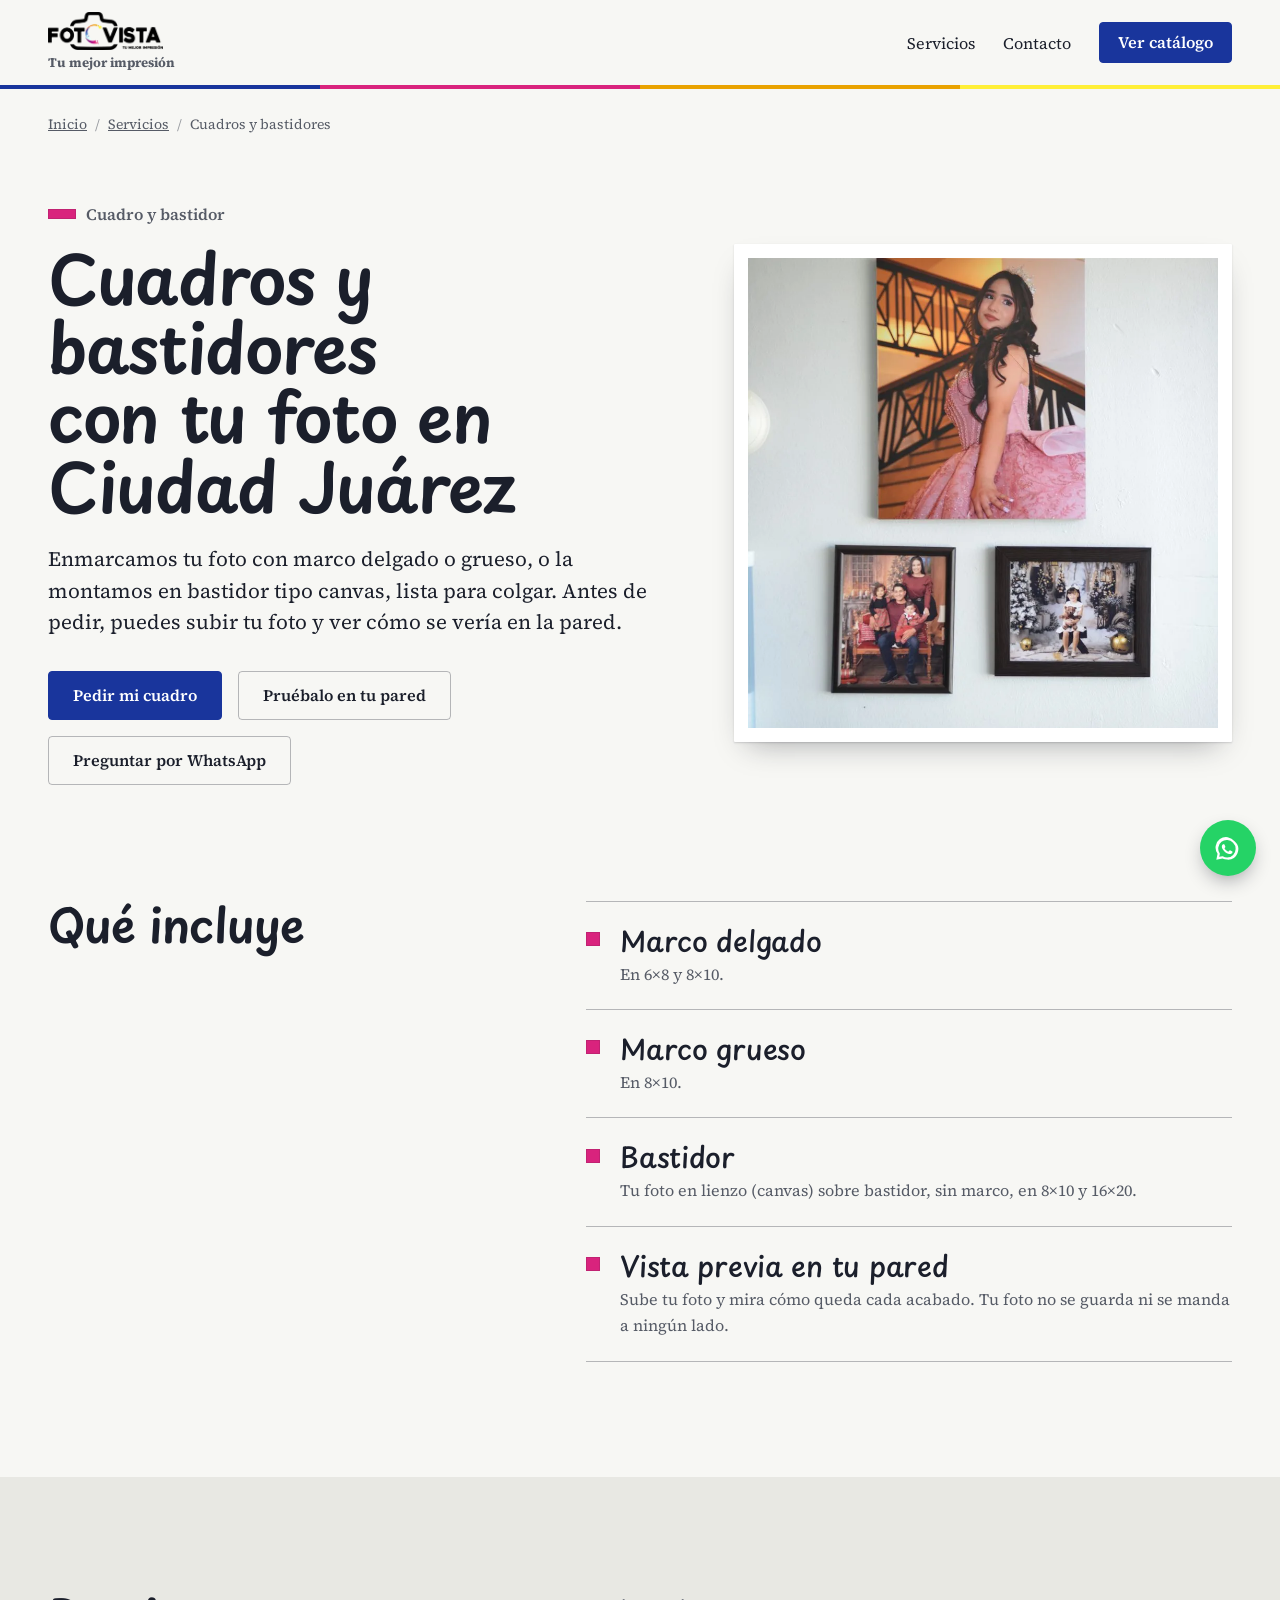
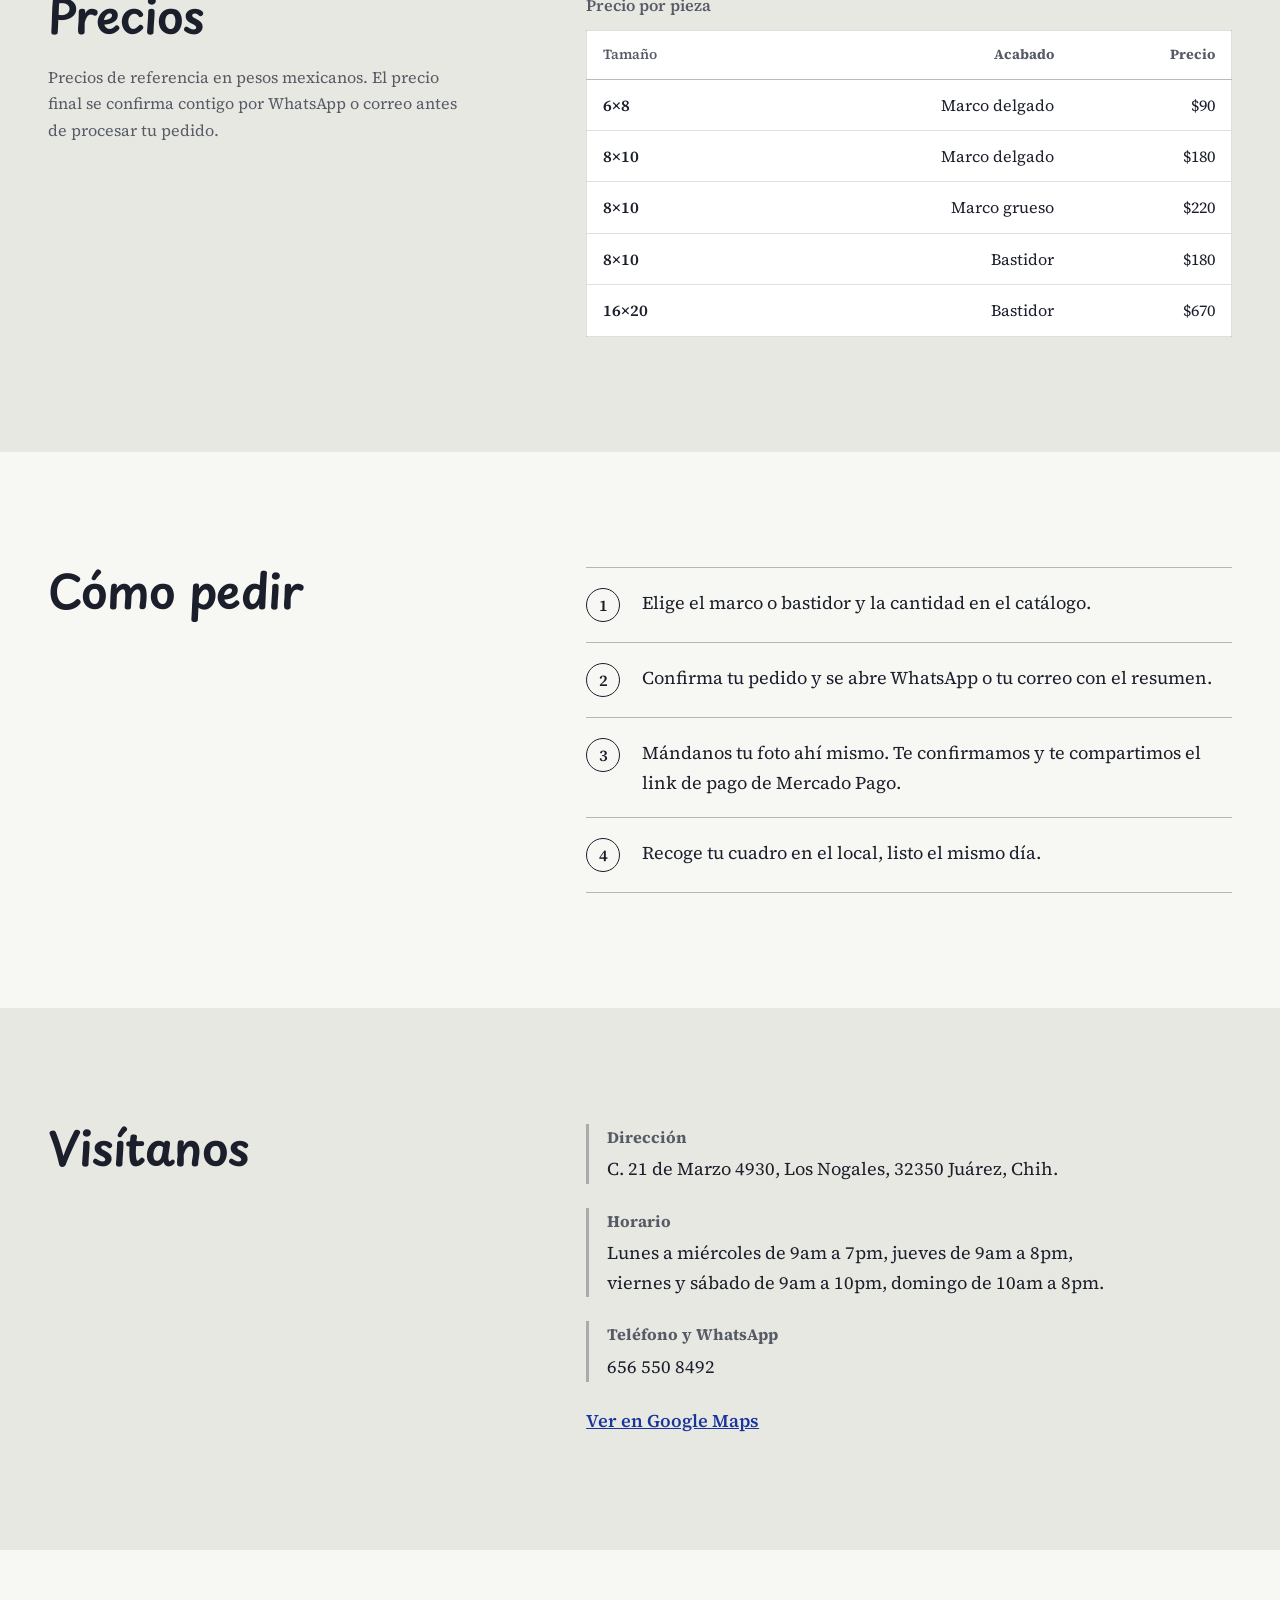
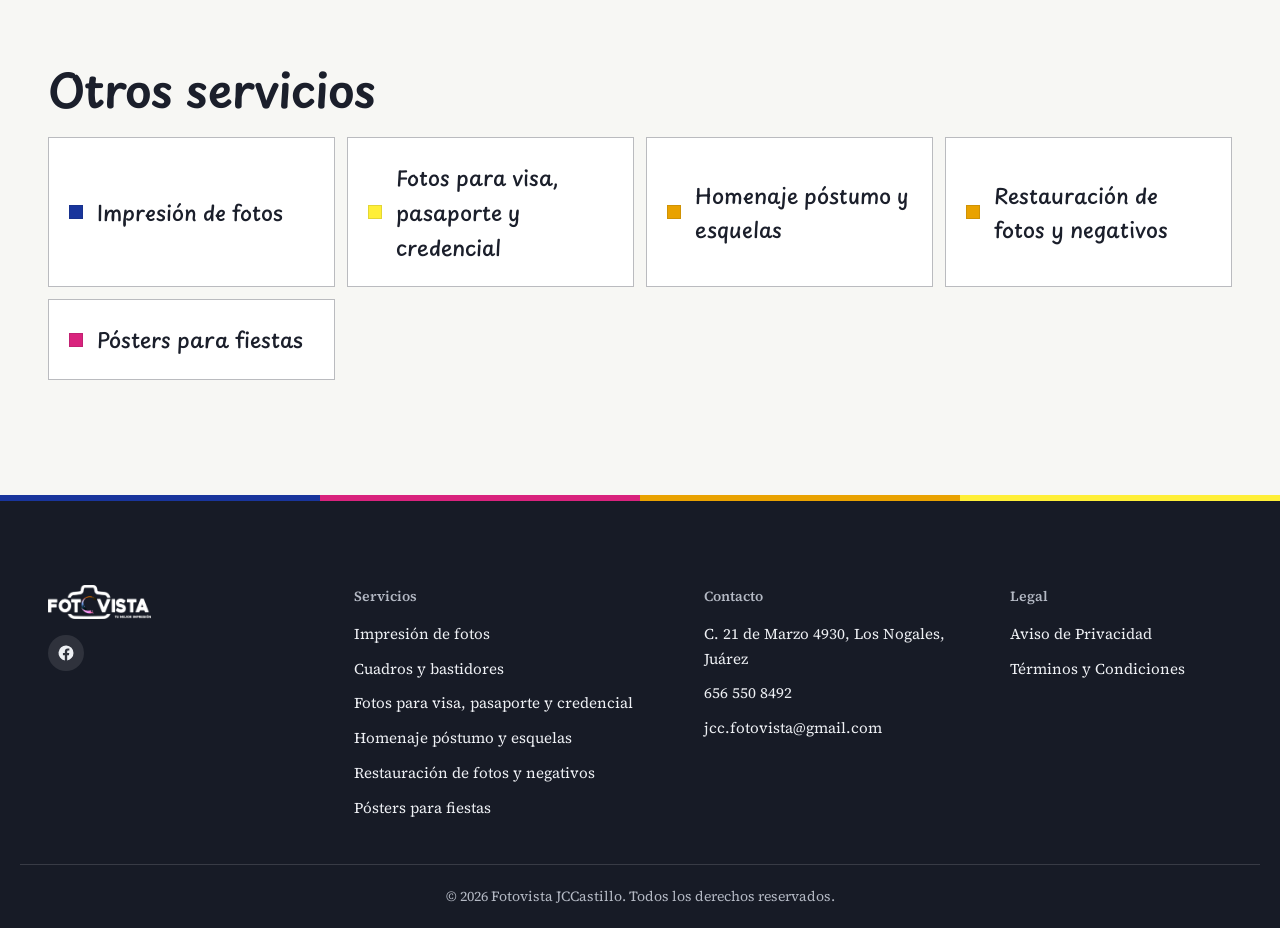
<file: cuadros-y-bastidores.html>
<!DOCTYPE html>
<html lang="es">

<head>
  <meta charset="UTF-8">
  <meta name="viewport" content="width=device-width, initial-scale=1.0">
  <title>Cuadros con foto, bastidor y canvas en Cd. Juárez | Fotovista</title>
  <meta name="description" content="Enmarcamos tu foto en cuadro con marco delgado o grueso, o en bastidor tipo canvas, lista para colgar. Pruébala en tu pared antes de pedir. Los Nogales, Ciudad Juárez.">
  <link rel="canonical" href="https://fotovistajz.com/cuadros-y-bastidores.html">

  <!-- Página de servicio generada a partir de la misma información del inicio.
       Los precios de la tabla son los mismos de script.js: si cambian allá,
       hay que cambiarlos también aquí. -->

  <link rel="icon" href="assets/favicon.ico" sizes="any">
  <link rel="icon" type="image/png" sizes="32x32" href="assets/favicon-32x32.png">
  <link rel="icon" type="image/png" sizes="16x16" href="assets/favicon-16x16.png">
  <link rel="apple-touch-icon" href="assets/apple-touch-icon.png">
  <link rel="manifest" href="assets/site.webmanifest">

  <meta property="og:type" content="website">
  <meta property="og:site_name" content="Fotovista JCCastillo">
  <meta property="og:title" content="Cuadros con foto, bastidor y canvas en Cd. Juárez | Fotovista">
  <meta property="og:description" content="Enmarcamos tu foto en cuadro con marco delgado o grueso, o en bastidor tipo canvas, lista para colgar. Pruébala en tu pared antes de pedir. Los Nogales, Ciudad Juárez.">
  <meta property="og:image" content="https://fotovistajz.com/assets/og-image.jpg">
  <meta property="og:url" content="https://fotovistajz.com/cuadros-y-bastidores.html">
  <meta property="og:locale" content="es_MX">
  <meta name="twitter:card" content="summary_large_image">

  <!-- Fuentes propias (ver @font-face en theme.css): se piden de inmediato -->
  <link rel="preload" href="assets/fonts/playpen-sans-latin.woff2" as="font" type="font/woff2" crossorigin>
  <link rel="preload" href="assets/fonts/source-serif-4-latin.woff2" as="font" type="font/woff2" crossorigin>
  <link rel="stylesheet" href="styles.css">
  <link rel="stylesheet" href="theme.css">

  <script type="application/ld+json">
  {
    "@context": "https://schema.org",
    "@graph": [
      {
        "@type": "Service",
        "name": "Cuadros y bastidores con tu foto",
        "serviceType": "Cuadros y bastidores",
        "description": "Enmarcamos tu foto en cuadro con marco delgado o grueso, o en bastidor tipo canvas, lista para colgar. Pruébala en tu pared antes de pedir. Los Nogales, Ciudad Juárez.",
        "url": "https://fotovistajz.com/cuadros-y-bastidores.html",
        "areaServed": {
          "@type": "City",
          "name": "Ciudad Juárez"
        },
        "provider": {
          "@type": "LocalBusiness",
          "@id": "https://fotovistajz.com/#fotovista",
          "name": "Fotovista JCCastillo",
          "url": "https://fotovistajz.com/",
          "telephone": "+52 656 550 8492",
          "image": [
            "https://fotovistajz.com/assets/fotos/lab-2.webp",
            "https://fotovistajz.com/assets/fotos/lab-1.webp"
          ],
          "priceRange": "$",
          "address": {
            "@type": "PostalAddress",
            "streetAddress": "C. 21 de Marzo 4930, Los Nogales",
            "addressLocality": "Juárez",
            "addressRegion": "Chihuahua",
            "postalCode": "32350",
            "addressCountry": "MX"
          }
        }
      },
      {
        "@type": "BreadcrumbList",
        "itemListElement": [
          {
            "@type": "ListItem",
            "position": 1,
            "name": "Inicio",
            "item": "https://fotovistajz.com/"
          },
          {
            "@type": "ListItem",
            "position": 2,
            "name": "Servicios",
            "item": "https://fotovistajz.com/#servicios"
          },
          {
            "@type": "ListItem",
            "position": 3,
            "name": "Cuadros y bastidores",
            "item": "https://fotovistajz.com/cuadros-y-bastidores.html"
          }
        ]
      }
    ]
  }
  </script>
  <script src="medicion.js" defer></script>
</head>

<body class="service-page" data-familia="rosa">

  <header class="sp-header">
    <div class="wrap">
      <a class="logo" href="index.html" aria-label="Fotovista JCCastillo, ir al inicio">
        <img src="assets/logo-480.webp" alt="Fotovista JCCastillo" class="logo-img" width="480" height="159">
        <span class="logo-tagline">Tu mejor impresión</span>
      </a>
      <div class="sp-nav">
        <a href="index.html#servicios" class="sp-nav-link">Servicios</a>
        <a href="index.html#contacto" class="sp-nav-link">Contacto</a>
        <a href="index.html#catalogo" class="btn btn-primary">Ver catálogo</a>
      </div>
    </div>
  </header>

  <main class="sp-main">

    <div class="wrap">
      <ol class="sp-breadcrumb" aria-label="Estás aquí">
        <li><a href="index.html">Inicio</a></li>
        <li><a href="index.html#servicios">Servicios</a></li>
        <li aria-current="page">Cuadros y bastidores</li>
      </ol>
    </div>

    <section class="sp-hero">
      <div class="wrap sp-hero-grid">
        <div>
          <span class="sec-num">Cuadro y bastidor</span>
          <h1>Cuadros y bastidores con tu foto en Ciudad Juárez</h1>
          <p class="sp-lead">Enmarcamos tu foto con marco delgado o grueso, o la montamos en bastidor tipo canvas, lista para colgar. Antes de pedir, puedes subir tu foto y ver cómo se vería en la pared.</p>
          <div class="btn-row">
            <a href="index.html#catalogo/cuadro" class="btn btn-primary">Pedir mi cuadro</a>
            <a href="index.html#catalogo/vista-pared" class="btn btn-ghost">Pruébalo en tu pared</a>
            <a href="https://wa.me/526565508492?text=Hola%2C%20quisiera%20informaci%C3%B3n%20sobre%20cuadros%20y%20bastidores." class="btn btn-ghost" target="_blank" rel="noopener">Preguntar por WhatsApp</a>
          </div>
        </div>
        <img class="sp-print" fetchpriority="high" src="assets/fotos/producto-cuadro.webp" alt="Fotografías enmarcadas y en cuadro colgadas en la pared" width="900" height="900" style="--ar: 900 / 900">
      </div>
    </section>

    <section class="sp-block">
      <div class="wrap sp-split">
        <h2>Qué incluye</h2>
        <ul class="sp-list">
          <li><h3>Marco delgado</h3><p>En 6×8 y 8×10.</p></li>
          <li><h3>Marco grueso</h3><p>En 8×10.</p></li>
          <li><h3>Bastidor</h3><p>Tu foto en lienzo (canvas) sobre bastidor, sin marco, en 8×10 y 16×20.</p></li>
          <li><h3>Vista previa en tu pared</h3><p>Sube tu foto y mira cómo queda cada acabado. Tu foto no se guarda ni se manda a ningún lado.</p></li>
        </ul>
      </div>
    </section>

    <section class="sp-block sp-block-alt">
      <div class="wrap sp-split">
        <div>
          <h2>Precios</h2>
          <p class="sp-note">Precios de referencia en pesos mexicanos. El precio final se confirma contigo por WhatsApp o correo antes de procesar tu pedido.</p>
        </div>

          <div class="sp-table-wrap">
            <table class="sp-table">
              <caption>Precio por pieza</caption>
              <thead><tr><th scope="col">Tamaño</th><th scope="col">Acabado</th><th scope="col">Precio</th></tr></thead>
              <tbody>
                <tr><th scope="row">6×8</th><td>Marco delgado</td><td>$90</td></tr>
                <tr><th scope="row">8×10</th><td>Marco delgado</td><td>$180</td></tr>
                <tr><th scope="row">8×10</th><td>Marco grueso</td><td>$220</td></tr>
                <tr><th scope="row">8×10</th><td>Bastidor</td><td>$180</td></tr>
                <tr><th scope="row">16×20</th><td>Bastidor</td><td>$670</td></tr>
              </tbody>
            </table>
          </div>
      </div>
    </section>

    <section class="sp-block">
      <div class="wrap sp-split">
        <h2>Cómo pedir</h2>
        <ol class="sp-steps">
          <li>Elige el marco o bastidor y la cantidad en el catálogo.</li>
          <li>Confirma tu pedido y se abre WhatsApp o tu correo con el resumen.</li>
          <li>Mándanos tu foto ahí mismo. Te confirmamos y te compartimos el link de pago de Mercado Pago.</li>
          <li>Recoge tu cuadro en el local, listo el mismo día.</li>
        </ol>
      </div>
    </section>

    <section class="sp-block sp-block-alt">
      <div class="wrap sp-split">
        <h2>Visítanos</h2>
        <div class="sp-visit">
          <div class="info-row"><div><b>Dirección</b><span>C. 21 de Marzo 4930, Los Nogales, 32350 Juárez, Chih.</span></div></div>
          <div class="info-row"><div><b>Horario</b><span>Lunes a miércoles de 9am a 7pm, jueves de 9am a 8pm,<br>viernes y sábado de 9am a 10pm, domingo de 10am a 8pm.</span></div></div>
          <div class="info-row"><div><b>Teléfono y WhatsApp</b><span>656 550 8492</span></div></div>
          <a class="sp-map-link" href="https://www.google.com/maps/search/?api=1&amp;query=Fotovista&amp;query_place_id=ChIJgVFO0Zlf54YR9XI2x5h827Y" target="_blank" rel="noopener">Ver en Google Maps</a>
        </div>
      </div>
    </section>

    <section class="sp-block">
      <div class="wrap">
        <h2>Otros servicios</h2>
        <ul class="sp-others">
          <li data-familia="azul"><a href="impresion-de-fotos.html">Impresión de fotos</a></li>
          <li data-familia="amarillo"><a href="fotos-para-pasaporte-y-credencial.html">Fotos para visa, pasaporte y credencial</a></li>
          <li data-familia="ambar"><a href="homenaje-postumo.html">Homenaje póstumo y esquelas</a></li>
          <li data-familia="ambar"><a href="restauracion-de-fotos.html">Restauración de fotos y negativos</a></li>
          <li data-familia="rosa"><a href="posters-para-fiestas.html">Pósters para fiestas</a></li>
        </ul>
      </div>
    </section>

  </main>

  <footer>
    <div class="wrap footer-grid">
      <div class="footer-brand">
        <div class="logo"><img src="assets/logo-480.webp" alt="Fotovista JCCastillo" class="logo-img" width="480" height="159"></div>
        <div class="social-row">
          <a class="social-link" href="https://www.facebook.com/profile.php?id=61593201084522" target="_blank"
            rel="noopener" aria-label="Facebook de Fotovista">
            <svg viewBox="0 0 24 24" width="18" height="18" fill="currentColor" aria-hidden="true">
              <path
                d="M22 12a10 10 0 1 0-11.56 9.88v-6.99H7.9V12h2.54V9.8c0-2.5 1.49-3.89 3.78-3.89 1.1 0 2.24.2 2.24.2v2.46h-1.26c-1.24 0-1.63.77-1.63 1.56V12h2.78l-.44 2.89h-2.34v6.99A10 10 0 0 0 22 12Z" />
            </svg>
          </a>
        </div>
      </div>
      <div class="footer-col">
        <b>Servicios</b>
        <a href="impresion-de-fotos.html">Impresión de fotos</a>
        <a href="cuadros-y-bastidores.html">Cuadros y bastidores</a>
        <a href="fotos-para-pasaporte-y-credencial.html">Fotos para visa, pasaporte y credencial</a>
        <a href="homenaje-postumo.html">Homenaje póstumo y esquelas</a>
        <a href="restauracion-de-fotos.html">Restauración de fotos y negativos</a>
        <a href="posters-para-fiestas.html">Pósters para fiestas</a>
      </div>
      <div class="footer-col">
        <b>Contacto</b>
        <span>C. 21 de Marzo 4930, Los Nogales, Juárez</span>
        <span>656 550 8492</span>
        <span>jcc.fotovista@gmail.com</span>
      </div>
      <div class="footer-col">
        <b>Legal</b>
        <a href="privacidad.html">Aviso de Privacidad</a>
        <a href="terminos.html">Términos y Condiciones</a>
      </div>
    </div>
    <div class="wrap footer-bottom">
      <p>© 2026 Fotovista JCCastillo. Todos los derechos reservados.</p>
    </div>
  </footer>

  <a href="https://wa.me/526565508492?text=Hola%2C%20quisiera%20informaci%C3%B3n%20sobre%20cuadros%20y%20bastidores." class="whatsapp-float" aria-label="Escríbenos por WhatsApp" target="_blank" rel="noopener">
    <svg viewBox="0 0 24 24" width="28" height="28" fill="currentColor" aria-hidden="true">
      <path
        d="M17.6 6.32A8.86 8.86 0 0 0 3.05 16.9L2 22l5.25-1.02a8.86 8.86 0 0 0 4.02.97h.01a8.86 8.86 0 0 0 6.32-15.63ZM11.28 20.2h-.01a7.36 7.36 0 0 1-3.75-1.03l-.27-.16-2.78.54.56-2.7-.18-.28a7.36 7.36 0 0 1 11.5-9.1 7.3 7.3 0 0 1 2.17 5.22 7.37 7.37 0 0 1-7.24 7.51Zm4.03-5.5c-.22-.11-1.3-.64-1.5-.72-.2-.07-.35-.11-.5.11-.15.22-.57.72-.7.87-.13.15-.26.16-.48.06-.22-.11-.94-.35-1.8-1.1-.66-.6-1.11-1.33-1.24-1.55-.13-.22-.01-.34.1-.45.1-.1.22-.26.33-.39.11-.13.15-.22.22-.37.07-.15.04-.28-.02-.4-.06-.11-.5-1.2-.68-1.65-.18-.43-.36-.37-.5-.38h-.43c-.15 0-.39.06-.6.28-.2.22-.79.77-.79 1.87 0 1.1.81 2.16.92 2.31.11.15 1.6 2.44 3.87 3.42.54.23.96.37 1.29.48.54.17 1.03.15 1.42.09.43-.06 1.3-.53 1.49-1.05.18-.51.18-.95.13-1.05-.05-.1-.2-.16-.42-.27Z" />
    </svg>
  </a>

</body>

</html>
</file>
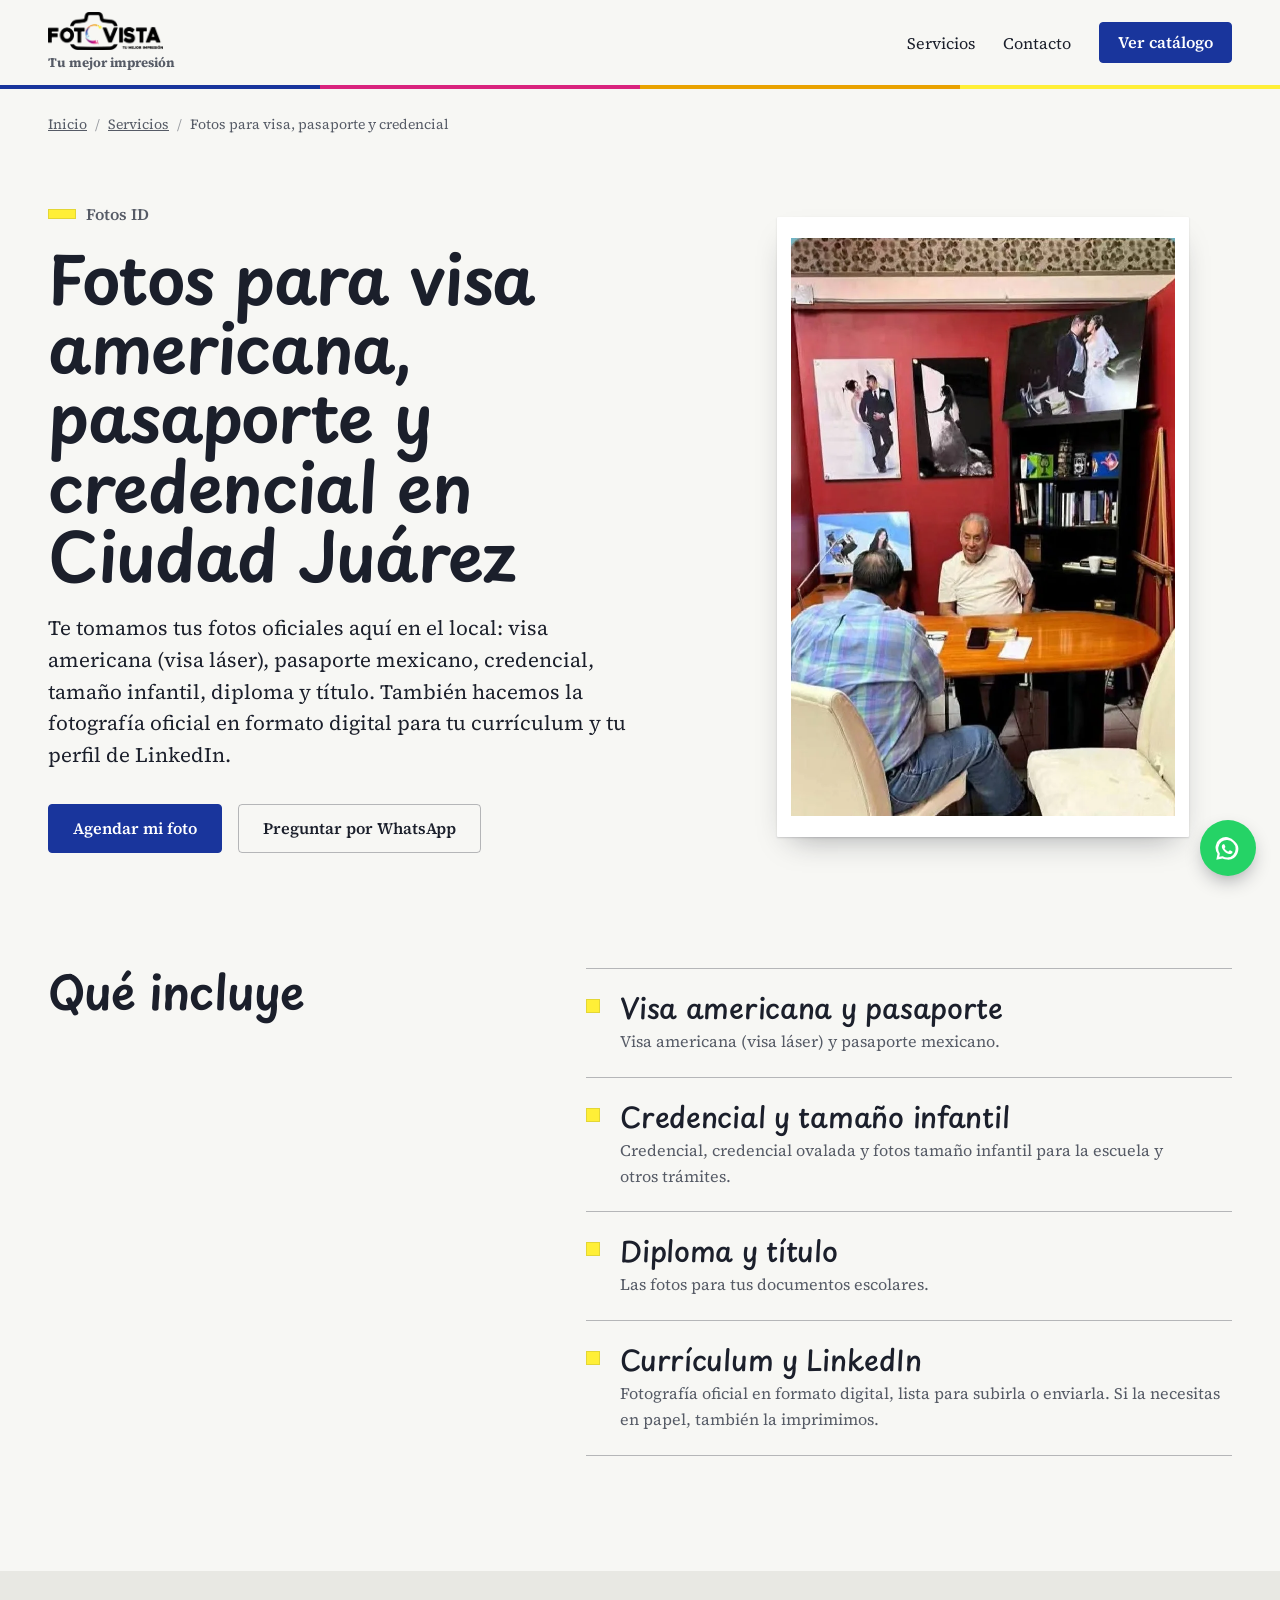
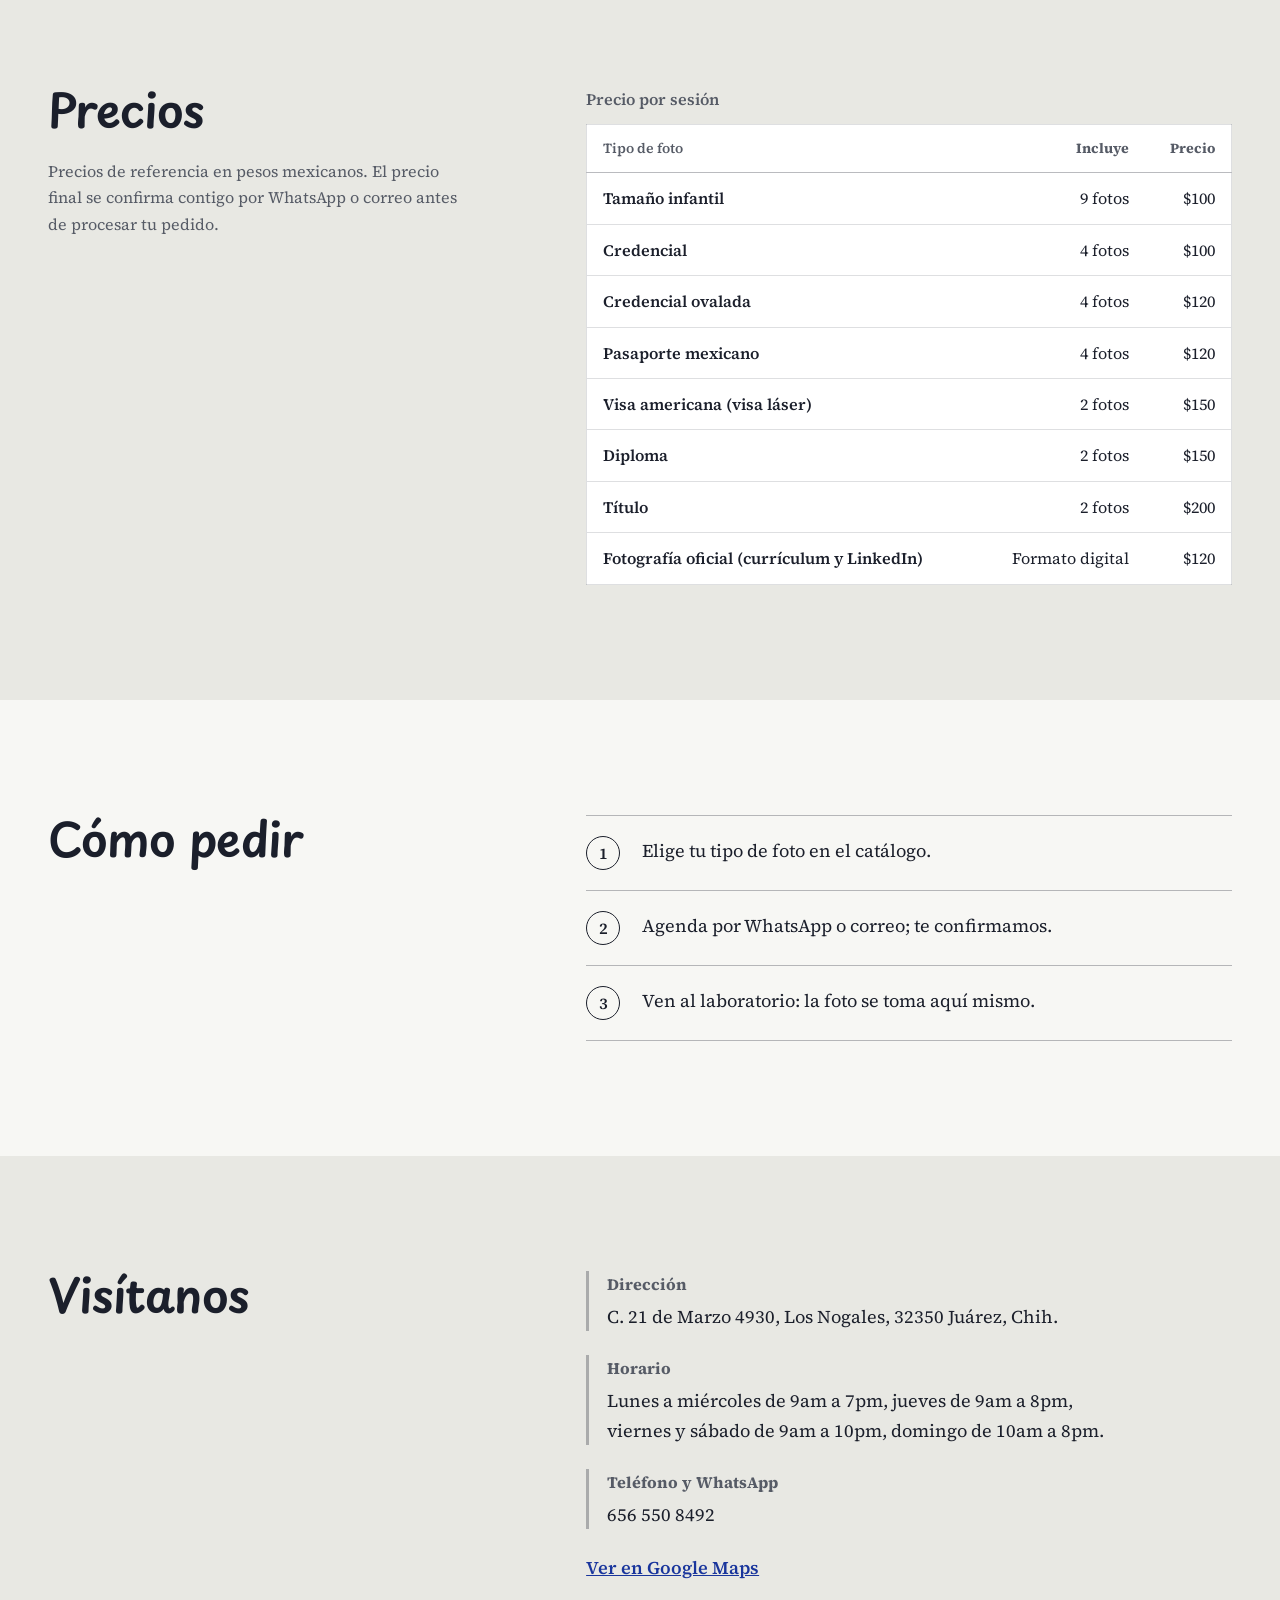
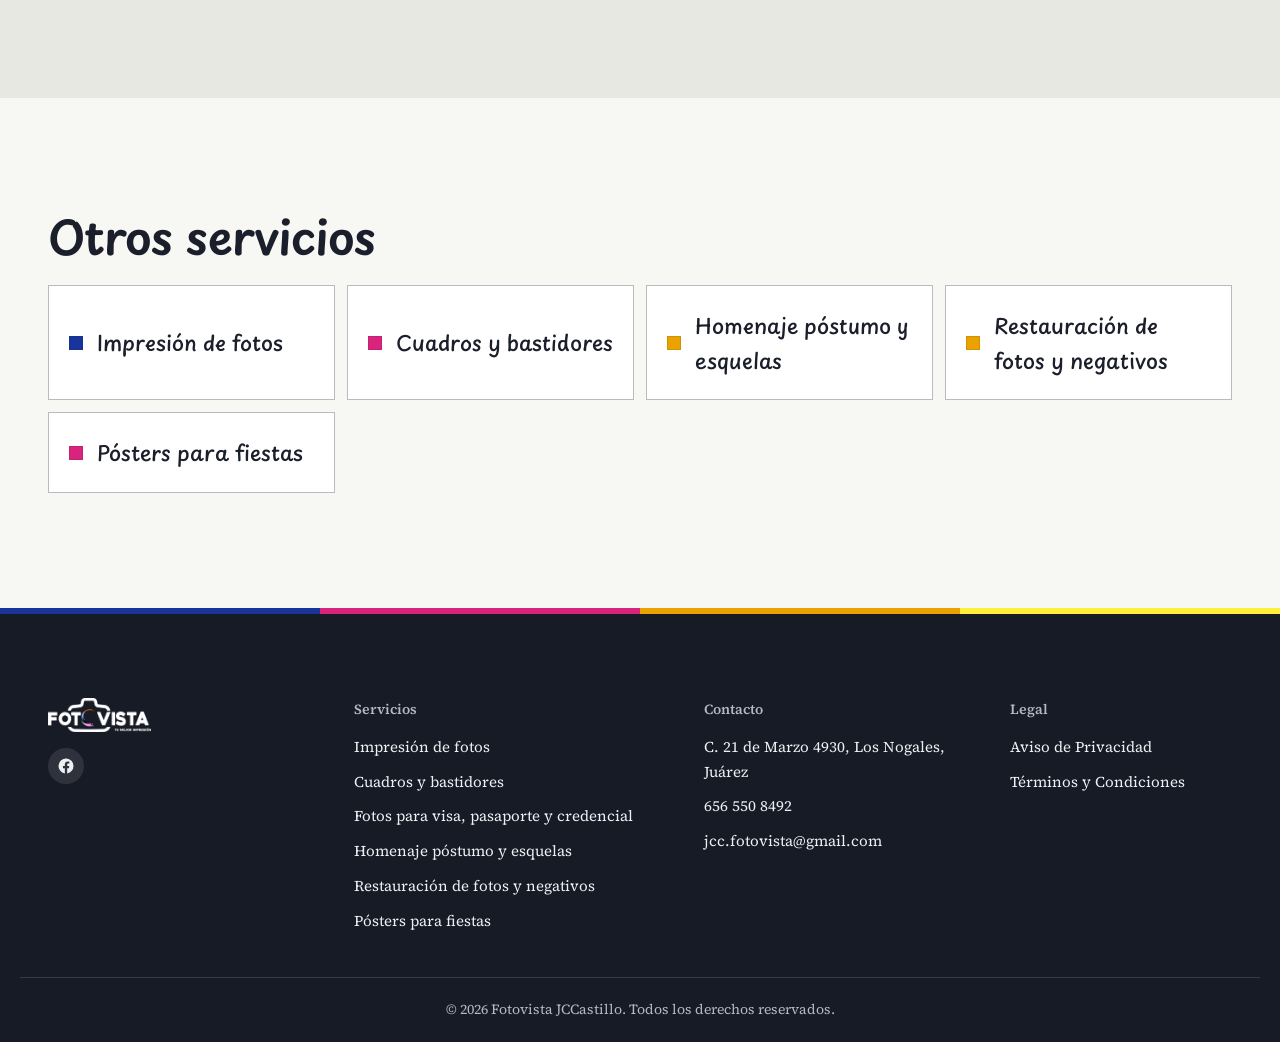
<file: fotos-para-pasaporte-y-credencial.html>
<!DOCTYPE html>
<html lang="es">

<head>
  <meta charset="UTF-8">
  <meta name="viewport" content="width=device-width, initial-scale=1.0">
  <title>Fotos para visa americana, pasaporte y credencial en Cd. Juárez</title>
  <meta name="description" content="Fotos para visa americana (visa láser), pasaporte mexicano, credencial, tamaño infantil, diploma y título, y fotografía oficial para currículum y LinkedIn. Se toman en el local en Ciudad Juárez.">
  <link rel="canonical" href="https://fotovistajz.com/fotos-para-pasaporte-y-credencial.html">

  <!-- Página de servicio generada a partir de la misma información del inicio.
       Los precios de la tabla son los mismos de script.js: si cambian allá,
       hay que cambiarlos también aquí. -->

  <link rel="icon" href="assets/favicon.ico" sizes="any">
  <link rel="icon" type="image/png" sizes="32x32" href="assets/favicon-32x32.png">
  <link rel="icon" type="image/png" sizes="16x16" href="assets/favicon-16x16.png">
  <link rel="apple-touch-icon" href="assets/apple-touch-icon.png">
  <link rel="manifest" href="assets/site.webmanifest">

  <meta property="og:type" content="website">
  <meta property="og:site_name" content="Fotovista JCCastillo">
  <meta property="og:title" content="Fotos para visa americana, pasaporte y credencial en Cd. Juárez">
  <meta property="og:description" content="Fotos para visa americana (visa láser), pasaporte mexicano, credencial, tamaño infantil, diploma y título, y fotografía oficial para currículum y LinkedIn. Se toman en el local en Ciudad Juárez.">
  <meta property="og:image" content="https://fotovistajz.com/assets/og-image.jpg">
  <meta property="og:url" content="https://fotovistajz.com/fotos-para-pasaporte-y-credencial.html">
  <meta property="og:locale" content="es_MX">
  <meta name="twitter:card" content="summary_large_image">

  <!-- Fuentes propias (ver @font-face en theme.css): se piden de inmediato -->
  <link rel="preload" href="assets/fonts/playpen-sans-latin.woff2" as="font" type="font/woff2" crossorigin>
  <link rel="preload" href="assets/fonts/source-serif-4-latin.woff2" as="font" type="font/woff2" crossorigin>
  <link rel="stylesheet" href="styles.css">
  <link rel="stylesheet" href="theme.css">

  <script type="application/ld+json">
  {
    "@context": "https://schema.org",
    "@graph": [
      {
        "@type": "Service",
        "name": "Fotos para visa americana, pasaporte y credencial",
        "serviceType": "Fotos para visa, pasaporte y credencial",
        "description": "Fotos para visa americana (visa láser), pasaporte mexicano, credencial, tamaño infantil, diploma y título, y fotografía oficial para currículum y LinkedIn. Se toman en el local en Ciudad Juárez.",
        "url": "https://fotovistajz.com/fotos-para-pasaporte-y-credencial.html",
        "areaServed": {
          "@type": "City",
          "name": "Ciudad Juárez"
        },
        "provider": {
          "@type": "LocalBusiness",
          "@id": "https://fotovistajz.com/#fotovista",
          "name": "Fotovista JCCastillo",
          "url": "https://fotovistajz.com/",
          "telephone": "+52 656 550 8492",
          "image": [
            "https://fotovistajz.com/assets/fotos/lab-2.webp",
            "https://fotovistajz.com/assets/fotos/lab-1.webp"
          ],
          "priceRange": "$",
          "address": {
            "@type": "PostalAddress",
            "streetAddress": "C. 21 de Marzo 4930, Los Nogales",
            "addressLocality": "Juárez",
            "addressRegion": "Chihuahua",
            "postalCode": "32350",
            "addressCountry": "MX"
          }
        }
      },
      {
        "@type": "BreadcrumbList",
        "itemListElement": [
          {
            "@type": "ListItem",
            "position": 1,
            "name": "Inicio",
            "item": "https://fotovistajz.com/"
          },
          {
            "@type": "ListItem",
            "position": 2,
            "name": "Servicios",
            "item": "https://fotovistajz.com/#servicios"
          },
          {
            "@type": "ListItem",
            "position": 3,
            "name": "Fotos para visa, pasaporte y credencial",
            "item": "https://fotovistajz.com/fotos-para-pasaporte-y-credencial.html"
          }
        ]
      }
    ]
  }
  </script>
  <script src="medicion.js" defer></script>
</head>

<body class="service-page" data-familia="amarillo">

  <header class="sp-header">
    <div class="wrap">
      <a class="logo" href="index.html" aria-label="Fotovista JCCastillo, ir al inicio">
        <img src="assets/logo-480.webp" alt="Fotovista JCCastillo" class="logo-img" width="480" height="159">
        <span class="logo-tagline">Tu mejor impresión</span>
      </a>
      <div class="sp-nav">
        <a href="index.html#servicios" class="sp-nav-link">Servicios</a>
        <a href="index.html#contacto" class="sp-nav-link">Contacto</a>
        <a href="index.html#catalogo" class="btn btn-primary">Ver catálogo</a>
      </div>
    </div>
  </header>

  <main class="sp-main">

    <div class="wrap">
      <ol class="sp-breadcrumb" aria-label="Estás aquí">
        <li><a href="index.html">Inicio</a></li>
        <li><a href="index.html#servicios">Servicios</a></li>
        <li aria-current="page">Fotos para visa, pasaporte y credencial</li>
      </ol>
    </div>

    <section class="sp-hero">
      <div class="wrap sp-hero-grid">
        <div>
          <span class="sec-num">Fotos ID</span>
          <h1>Fotos para visa americana, pasaporte y credencial en Ciudad Juárez</h1>
          <p class="sp-lead">Te tomamos tus fotos oficiales aquí en el local: visa americana (visa láser), pasaporte mexicano, credencial, tamaño infantil, diploma y título. También hacemos la fotografía oficial en formato digital para tu currículum y tu perfil de LinkedIn.</p>
          <div class="btn-row">
            <a href="index.html#catalogo/fotos-id" class="btn btn-primary">Agendar mi foto</a>
            <a href="https://wa.me/526565508492?text=Hola%2C%20quisiera%20agendar%20una%20foto%20ID.%20%C2%BFMe%20pueden%20dar%20informaci%C3%B3n%3F" class="btn btn-ghost" target="_blank" rel="noopener">Preguntar por WhatsApp</a>
          </div>
        </div>
        <img class="sp-print" fetchpriority="high" src="assets/fotos/4.webp" alt="Atención a un cliente en el laboratorio Fotovista" width="742" height="1118" style="--ar: 742 / 1118">
      </div>
    </section>

    <section class="sp-block">
      <div class="wrap sp-split">
        <h2>Qué incluye</h2>
        <ul class="sp-list">
          <li><h3>Visa americana y pasaporte</h3><p>Visa americana (visa láser) y pasaporte mexicano.</p></li>
          <li><h3>Credencial y tamaño infantil</h3><p>Credencial, credencial ovalada y fotos tamaño infantil para la escuela y otros trámites.</p></li>
          <li><h3>Diploma y título</h3><p>Las fotos para tus documentos escolares.</p></li>
          <li><h3>Currículum y LinkedIn</h3><p>Fotografía oficial en formato digital, lista para subirla o enviarla. Si la necesitas en papel, también la imprimimos.</p></li>
        </ul>
      </div>
    </section>

    <section class="sp-block sp-block-alt">
      <div class="wrap sp-split">
        <div>
          <h2>Precios</h2>
          <p class="sp-note">Precios de referencia en pesos mexicanos. El precio final se confirma contigo por WhatsApp o correo antes de procesar tu pedido.</p>
        </div>

          <div class="sp-table-wrap">
            <table class="sp-table">
              <caption>Precio por sesión</caption>
              <thead><tr><th scope="col">Tipo de foto</th><th scope="col">Incluye</th><th scope="col">Precio</th></tr></thead>
              <tbody>
                <tr><th scope="row">Tamaño infantil</th><td>9 fotos</td><td>$100</td></tr>
                <tr><th scope="row">Credencial</th><td>4 fotos</td><td>$100</td></tr>
                <tr><th scope="row">Credencial ovalada</th><td>4 fotos</td><td>$120</td></tr>
                <tr><th scope="row">Pasaporte mexicano</th><td>4 fotos</td><td>$120</td></tr>
                <tr><th scope="row">Visa americana (visa láser)</th><td>2 fotos</td><td>$150</td></tr>
                <tr><th scope="row">Diploma</th><td>2 fotos</td><td>$150</td></tr>
                <tr><th scope="row">Título</th><td>2 fotos</td><td>$200</td></tr>
                <tr><th scope="row">Fotografía oficial (currículum y LinkedIn)</th><td>Formato digital</td><td>$120</td></tr>
              </tbody>
            </table>
          </div>
      </div>
    </section>

    <section class="sp-block">
      <div class="wrap sp-split">
        <h2>Cómo pedir</h2>
        <ol class="sp-steps">
          <li>Elige tu tipo de foto en el catálogo.</li>
          <li>Agenda por WhatsApp o correo; te confirmamos.</li>
          <li>Ven al laboratorio: la foto se toma aquí mismo.</li>
        </ol>
      </div>
    </section>

    <section class="sp-block sp-block-alt">
      <div class="wrap sp-split">
        <h2>Visítanos</h2>
        <div class="sp-visit">
          <div class="info-row"><div><b>Dirección</b><span>C. 21 de Marzo 4930, Los Nogales, 32350 Juárez, Chih.</span></div></div>
          <div class="info-row"><div><b>Horario</b><span>Lunes a miércoles de 9am a 7pm, jueves de 9am a 8pm,<br>viernes y sábado de 9am a 10pm, domingo de 10am a 8pm.</span></div></div>
          <div class="info-row"><div><b>Teléfono y WhatsApp</b><span>656 550 8492</span></div></div>
          <a class="sp-map-link" href="https://www.google.com/maps/search/?api=1&amp;query=Fotovista&amp;query_place_id=ChIJgVFO0Zlf54YR9XI2x5h827Y" target="_blank" rel="noopener">Ver en Google Maps</a>
        </div>
      </div>
    </section>

    <section class="sp-block">
      <div class="wrap">
        <h2>Otros servicios</h2>
        <ul class="sp-others">
          <li data-familia="azul"><a href="impresion-de-fotos.html">Impresión de fotos</a></li>
          <li data-familia="rosa"><a href="cuadros-y-bastidores.html">Cuadros y bastidores</a></li>
          <li data-familia="ambar"><a href="homenaje-postumo.html">Homenaje póstumo y esquelas</a></li>
          <li data-familia="ambar"><a href="restauracion-de-fotos.html">Restauración de fotos y negativos</a></li>
          <li data-familia="rosa"><a href="posters-para-fiestas.html">Pósters para fiestas</a></li>
        </ul>
      </div>
    </section>

  </main>

  <footer>
    <div class="wrap footer-grid">
      <div class="footer-brand">
        <div class="logo"><img src="assets/logo-480.webp" alt="Fotovista JCCastillo" class="logo-img" width="480" height="159"></div>
        <div class="social-row">
          <a class="social-link" href="https://www.facebook.com/profile.php?id=61593201084522" target="_blank"
            rel="noopener" aria-label="Facebook de Fotovista">
            <svg viewBox="0 0 24 24" width="18" height="18" fill="currentColor" aria-hidden="true">
              <path
                d="M22 12a10 10 0 1 0-11.56 9.88v-6.99H7.9V12h2.54V9.8c0-2.5 1.49-3.89 3.78-3.89 1.1 0 2.24.2 2.24.2v2.46h-1.26c-1.24 0-1.63.77-1.63 1.56V12h2.78l-.44 2.89h-2.34v6.99A10 10 0 0 0 22 12Z" />
            </svg>
          </a>
        </div>
      </div>
      <div class="footer-col">
        <b>Servicios</b>
        <a href="impresion-de-fotos.html">Impresión de fotos</a>
        <a href="cuadros-y-bastidores.html">Cuadros y bastidores</a>
        <a href="fotos-para-pasaporte-y-credencial.html">Fotos para visa, pasaporte y credencial</a>
        <a href="homenaje-postumo.html">Homenaje póstumo y esquelas</a>
        <a href="restauracion-de-fotos.html">Restauración de fotos y negativos</a>
        <a href="posters-para-fiestas.html">Pósters para fiestas</a>
      </div>
      <div class="footer-col">
        <b>Contacto</b>
        <span>C. 21 de Marzo 4930, Los Nogales, Juárez</span>
        <span>656 550 8492</span>
        <span>jcc.fotovista@gmail.com</span>
      </div>
      <div class="footer-col">
        <b>Legal</b>
        <a href="privacidad.html">Aviso de Privacidad</a>
        <a href="terminos.html">Términos y Condiciones</a>
      </div>
    </div>
    <div class="wrap footer-bottom">
      <p>© 2026 Fotovista JCCastillo. Todos los derechos reservados.</p>
    </div>
  </footer>

  <a href="https://wa.me/526565508492?text=Hola%2C%20quisiera%20agendar%20una%20foto%20ID.%20%C2%BFMe%20pueden%20dar%20informaci%C3%B3n%3F" class="whatsapp-float" aria-label="Escríbenos por WhatsApp" target="_blank" rel="noopener">
    <svg viewBox="0 0 24 24" width="28" height="28" fill="currentColor" aria-hidden="true">
      <path
        d="M17.6 6.32A8.86 8.86 0 0 0 3.05 16.9L2 22l5.25-1.02a8.86 8.86 0 0 0 4.02.97h.01a8.86 8.86 0 0 0 6.32-15.63ZM11.28 20.2h-.01a7.36 7.36 0 0 1-3.75-1.03l-.27-.16-2.78.54.56-2.7-.18-.28a7.36 7.36 0 0 1 11.5-9.1 7.3 7.3 0 0 1 2.17 5.22 7.37 7.37 0 0 1-7.24 7.51Zm4.03-5.5c-.22-.11-1.3-.64-1.5-.72-.2-.07-.35-.11-.5.11-.15.22-.57.72-.7.87-.13.15-.26.16-.48.06-.22-.11-.94-.35-1.8-1.1-.66-.6-1.11-1.33-1.24-1.55-.13-.22-.01-.34.1-.45.1-.1.22-.26.33-.39.11-.13.15-.22.22-.37.07-.15.04-.28-.02-.4-.06-.11-.5-1.2-.68-1.65-.18-.43-.36-.37-.5-.38h-.43c-.15 0-.39.06-.6.28-.2.22-.79.77-.79 1.87 0 1.1.81 2.16.92 2.31.11.15 1.6 2.44 3.87 3.42.54.23.96.37 1.29.48.54.17 1.03.15 1.42.09.43-.06 1.3-.53 1.49-1.05.18-.51.18-.95.13-1.05-.05-.1-.2-.16-.42-.27Z" />
    </svg>
  </a>

</body>

</html>
</file>
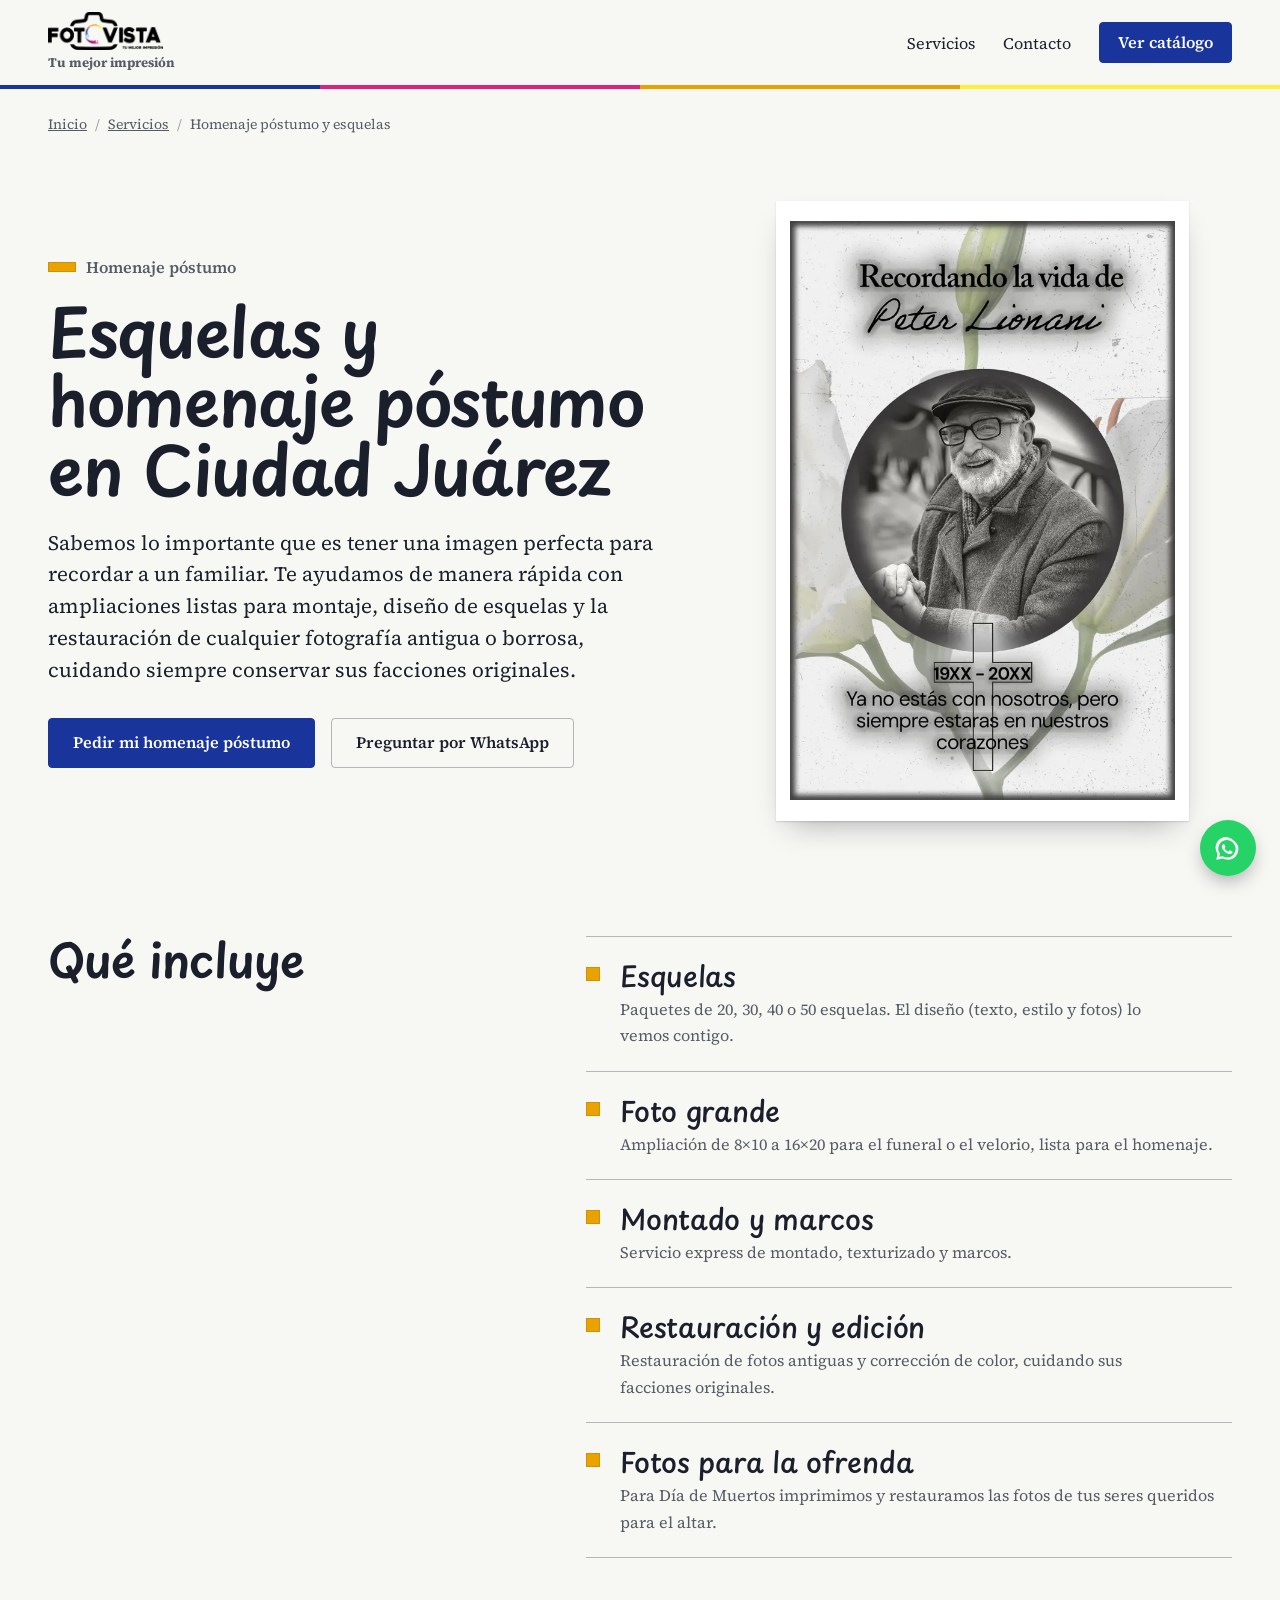
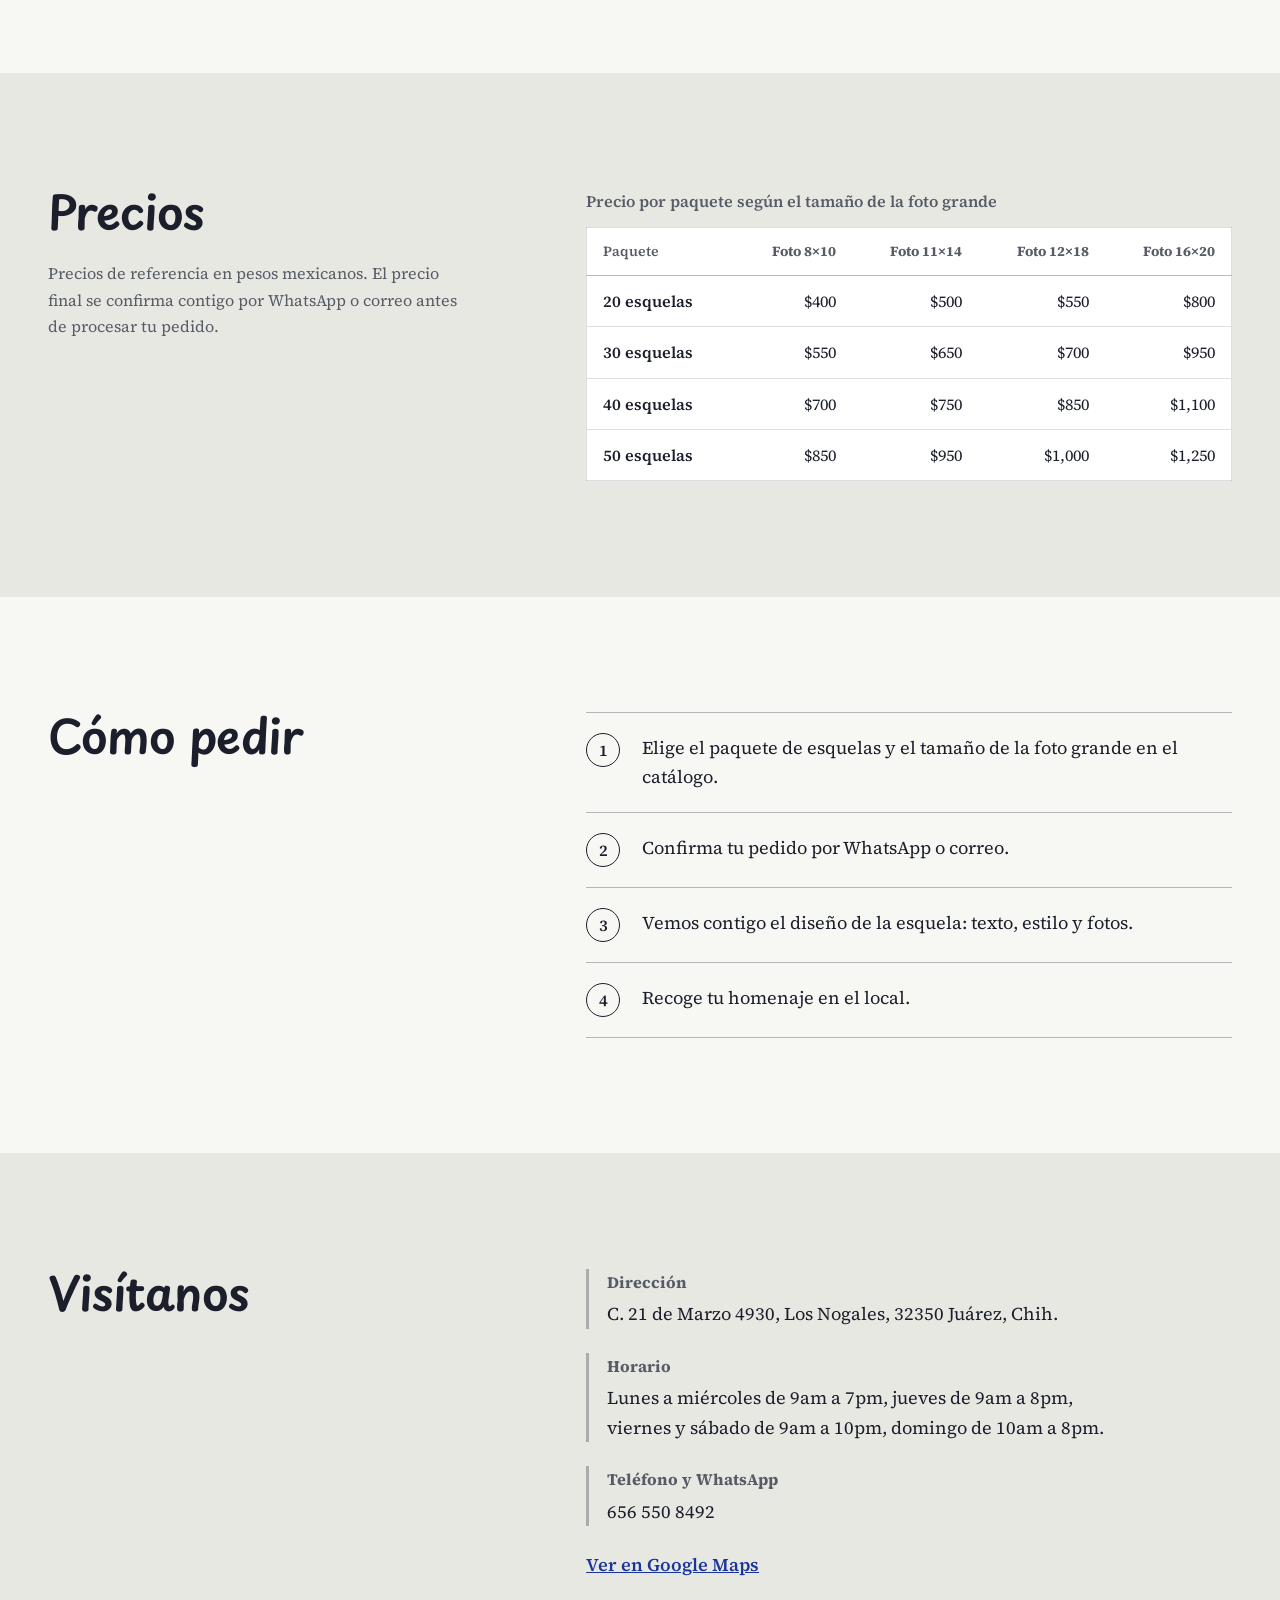
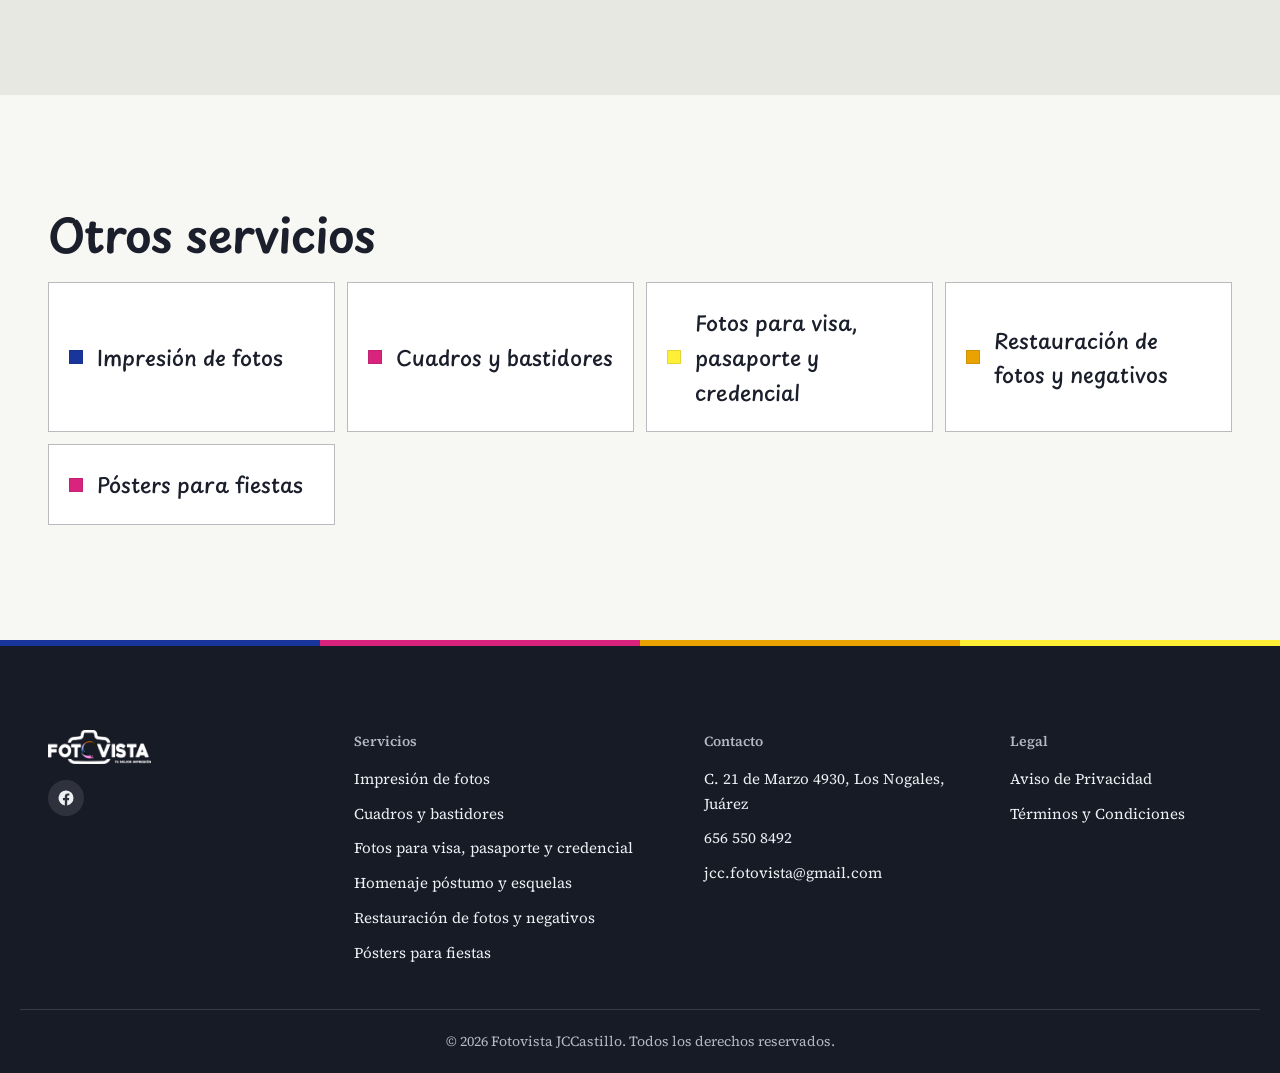
<file: homenaje-postumo.html>
<!DOCTYPE html>
<html lang="es">

<head>
  <meta charset="UTF-8">
  <meta name="viewport" content="width=device-width, initial-scale=1.0">
  <title>Esquelas y homenaje póstumo en Ciudad Juárez | Fotovista</title>
  <meta name="description" content="Esquelas con foto, ampliaciones para funeral listas para montaje, marcos y restauración de fotografías para homenajes póstumos en Ciudad Juárez. Paquetes de 20 a 50 esquelas.">
  <link rel="canonical" href="https://fotovistajz.com/homenaje-postumo.html">

  <!-- Página de servicio generada a partir de la misma información del inicio.
       Los precios de la tabla son los mismos de script.js: si cambian allá,
       hay que cambiarlos también aquí. -->

  <link rel="icon" href="assets/favicon.ico" sizes="any">
  <link rel="icon" type="image/png" sizes="32x32" href="assets/favicon-32x32.png">
  <link rel="icon" type="image/png" sizes="16x16" href="assets/favicon-16x16.png">
  <link rel="apple-touch-icon" href="assets/apple-touch-icon.png">
  <link rel="manifest" href="assets/site.webmanifest">

  <meta property="og:type" content="website">
  <meta property="og:site_name" content="Fotovista JCCastillo">
  <meta property="og:title" content="Esquelas y homenaje póstumo en Ciudad Juárez | Fotovista">
  <meta property="og:description" content="Esquelas con foto, ampliaciones para funeral listas para montaje, marcos y restauración de fotografías para homenajes póstumos en Ciudad Juárez. Paquetes de 20 a 50 esquelas.">
  <meta property="og:image" content="https://fotovistajz.com/assets/og-image.jpg">
  <meta property="og:url" content="https://fotovistajz.com/homenaje-postumo.html">
  <meta property="og:locale" content="es_MX">
  <meta name="twitter:card" content="summary_large_image">

  <!-- Fuentes propias (ver @font-face en theme.css): se piden de inmediato -->
  <link rel="preload" href="assets/fonts/playpen-sans-latin.woff2" as="font" type="font/woff2" crossorigin>
  <link rel="preload" href="assets/fonts/source-serif-4-latin.woff2" as="font" type="font/woff2" crossorigin>
  <link rel="stylesheet" href="styles.css">
  <link rel="stylesheet" href="theme.css">

  <script type="application/ld+json">
  {
    "@context": "https://schema.org",
    "@graph": [
      {
        "@type": "Service",
        "name": "Esquelas y homenaje póstumo",
        "serviceType": "Homenaje póstumo y esquelas",
        "description": "Esquelas con foto, ampliaciones para funeral listas para montaje, marcos y restauración de fotografías para homenajes póstumos en Ciudad Juárez. Paquetes de 20 a 50 esquelas.",
        "url": "https://fotovistajz.com/homenaje-postumo.html",
        "areaServed": {
          "@type": "City",
          "name": "Ciudad Juárez"
        },
        "provider": {
          "@type": "LocalBusiness",
          "@id": "https://fotovistajz.com/#fotovista",
          "name": "Fotovista JCCastillo",
          "url": "https://fotovistajz.com/",
          "telephone": "+52 656 550 8492",
          "image": [
            "https://fotovistajz.com/assets/fotos/lab-2.webp",
            "https://fotovistajz.com/assets/fotos/lab-1.webp"
          ],
          "priceRange": "$",
          "address": {
            "@type": "PostalAddress",
            "streetAddress": "C. 21 de Marzo 4930, Los Nogales",
            "addressLocality": "Juárez",
            "addressRegion": "Chihuahua",
            "postalCode": "32350",
            "addressCountry": "MX"
          }
        }
      },
      {
        "@type": "BreadcrumbList",
        "itemListElement": [
          {
            "@type": "ListItem",
            "position": 1,
            "name": "Inicio",
            "item": "https://fotovistajz.com/"
          },
          {
            "@type": "ListItem",
            "position": 2,
            "name": "Servicios",
            "item": "https://fotovistajz.com/#servicios"
          },
          {
            "@type": "ListItem",
            "position": 3,
            "name": "Homenaje póstumo y esquelas",
            "item": "https://fotovistajz.com/homenaje-postumo.html"
          }
        ]
      }
    ]
  }
  </script>
  <script src="medicion.js" defer></script>
</head>

<body class="service-page" data-familia="ambar">

  <header class="sp-header">
    <div class="wrap">
      <a class="logo" href="index.html" aria-label="Fotovista JCCastillo, ir al inicio">
        <img src="assets/logo-480.webp" alt="Fotovista JCCastillo" class="logo-img" width="480" height="159">
        <span class="logo-tagline">Tu mejor impresión</span>
      </a>
      <div class="sp-nav">
        <a href="index.html#servicios" class="sp-nav-link">Servicios</a>
        <a href="index.html#contacto" class="sp-nav-link">Contacto</a>
        <a href="index.html#catalogo" class="btn btn-primary">Ver catálogo</a>
      </div>
    </div>
  </header>

  <main class="sp-main">

    <div class="wrap">
      <ol class="sp-breadcrumb" aria-label="Estás aquí">
        <li><a href="index.html">Inicio</a></li>
        <li><a href="index.html#servicios">Servicios</a></li>
        <li aria-current="page">Homenaje póstumo y esquelas</li>
      </ol>
    </div>

    <section class="sp-hero">
      <div class="wrap sp-hero-grid">
        <div>
          <span class="sec-num">Homenaje póstumo</span>
          <h1>Esquelas y homenaje póstumo en Ciudad Juárez</h1>
          <p class="sp-lead">Sabemos lo importante que es tener una imagen perfecta para recordar a un familiar. Te ayudamos de manera rápida con ampliaciones listas para montaje, diseño de esquelas y la restauración de cualquier fotografía antigua o borrosa, cuidando siempre conservar sus facciones originales.</p>
          <div class="btn-row">
            <a href="index.html#catalogo/postumas" class="btn btn-primary">Pedir mi homenaje póstumo</a>
            <a href="https://wa.me/526565508492?text=Hola%2C%20quisiera%20informaci%C3%B3n%20sobre%20el%20servicio%20de%20Homenaje%20P%C3%B3stumo%20(esquelas%2C%20ampliaciones%20o%20restauraci%C3%B3n%20de%20fotos)." class="btn btn-ghost" target="_blank" rel="noopener">Preguntar por WhatsApp</a>
          </div>
        </div>
        <img class="sp-print" src="assets/fotos/postuma 2.webp" srcset="assets/fotos/postuma%202-640.webp 640w, assets/fotos/postuma%202-800.webp 800w, assets/fotos/postuma%202.webp 1066w" sizes="(max-width: 900px) calc(100vw - 40px), 560px" fetchpriority="high" alt="Ejemplo de esquela de homenaje póstumo hecha en Fotovista" width="1066" height="1600" style="--ar: 1066 / 1600">
      </div>
    </section>

    <section class="sp-block">
      <div class="wrap sp-split">
        <h2>Qué incluye</h2>
        <ul class="sp-list">
          <li><h3>Esquelas</h3><p>Paquetes de 20, 30, 40 o 50 esquelas. El diseño (texto, estilo y fotos) lo vemos contigo.</p></li>
          <li><h3>Foto grande</h3><p>Ampliación de 8×10 a 16×20 para el funeral o el velorio, lista para el homenaje.</p></li>
          <li><h3>Montado y marcos</h3><p>Servicio express de montado, texturizado y marcos.</p></li>
          <li><h3>Restauración y edición</h3><p>Restauración de fotos antiguas y corrección de color, cuidando sus facciones originales.</p></li>
          <li><h3>Fotos para la ofrenda</h3><p>Para Día de Muertos imprimimos y restauramos las fotos de tus seres queridos para el altar.</p></li>
        </ul>
      </div>
    </section>

    <section class="sp-block sp-block-alt">
      <div class="wrap sp-split">
        <div>
          <h2>Precios</h2>
          <p class="sp-note">Precios de referencia en pesos mexicanos. El precio final se confirma contigo por WhatsApp o correo antes de procesar tu pedido.</p>
        </div>

          <div class="sp-table-wrap">
            <table class="sp-table">
              <caption>Precio por paquete según el tamaño de la foto grande</caption>
              <thead><tr><th scope="col">Paquete</th><th scope="col">Foto 8×10</th><th scope="col">Foto 11×14</th><th scope="col">Foto 12×18</th><th scope="col">Foto 16×20</th></tr></thead>
              <tbody>
                <tr><th scope="row">20 esquelas</th><td>$400</td><td>$500</td><td>$550</td><td>$800</td></tr>
                <tr><th scope="row">30 esquelas</th><td>$550</td><td>$650</td><td>$700</td><td>$950</td></tr>
                <tr><th scope="row">40 esquelas</th><td>$700</td><td>$750</td><td>$850</td><td>$1,100</td></tr>
                <tr><th scope="row">50 esquelas</th><td>$850</td><td>$950</td><td>$1,000</td><td>$1,250</td></tr>
              </tbody>
            </table>
          </div>
      </div>
    </section>

    <section class="sp-block">
      <div class="wrap sp-split">
        <h2>Cómo pedir</h2>
        <ol class="sp-steps">
          <li>Elige el paquete de esquelas y el tamaño de la foto grande en el catálogo.</li>
          <li>Confirma tu pedido por WhatsApp o correo.</li>
          <li>Vemos contigo el diseño de la esquela: texto, estilo y fotos.</li>
          <li>Recoge tu homenaje en el local.</li>
        </ol>
      </div>
    </section>

    <section class="sp-block sp-block-alt">
      <div class="wrap sp-split">
        <h2>Visítanos</h2>
        <div class="sp-visit">
          <div class="info-row"><div><b>Dirección</b><span>C. 21 de Marzo 4930, Los Nogales, 32350 Juárez, Chih.</span></div></div>
          <div class="info-row"><div><b>Horario</b><span>Lunes a miércoles de 9am a 7pm, jueves de 9am a 8pm,<br>viernes y sábado de 9am a 10pm, domingo de 10am a 8pm.</span></div></div>
          <div class="info-row"><div><b>Teléfono y WhatsApp</b><span>656 550 8492</span></div></div>
          <a class="sp-map-link" href="https://www.google.com/maps/search/?api=1&amp;query=Fotovista&amp;query_place_id=ChIJgVFO0Zlf54YR9XI2x5h827Y" target="_blank" rel="noopener">Ver en Google Maps</a>
        </div>
      </div>
    </section>

    <section class="sp-block">
      <div class="wrap">
        <h2>Otros servicios</h2>
        <ul class="sp-others">
          <li data-familia="azul"><a href="impresion-de-fotos.html">Impresión de fotos</a></li>
          <li data-familia="rosa"><a href="cuadros-y-bastidores.html">Cuadros y bastidores</a></li>
          <li data-familia="amarillo"><a href="fotos-para-pasaporte-y-credencial.html">Fotos para visa, pasaporte y credencial</a></li>
          <li data-familia="ambar"><a href="restauracion-de-fotos.html">Restauración de fotos y negativos</a></li>
          <li data-familia="rosa"><a href="posters-para-fiestas.html">Pósters para fiestas</a></li>
        </ul>
      </div>
    </section>

  </main>

  <footer>
    <div class="wrap footer-grid">
      <div class="footer-brand">
        <div class="logo"><img src="assets/logo-480.webp" alt="Fotovista JCCastillo" class="logo-img" width="480" height="159"></div>
        <div class="social-row">
          <a class="social-link" href="https://www.facebook.com/profile.php?id=61593201084522" target="_blank"
            rel="noopener" aria-label="Facebook de Fotovista">
            <svg viewBox="0 0 24 24" width="18" height="18" fill="currentColor" aria-hidden="true">
              <path
                d="M22 12a10 10 0 1 0-11.56 9.88v-6.99H7.9V12h2.54V9.8c0-2.5 1.49-3.89 3.78-3.89 1.1 0 2.24.2 2.24.2v2.46h-1.26c-1.24 0-1.63.77-1.63 1.56V12h2.78l-.44 2.89h-2.34v6.99A10 10 0 0 0 22 12Z" />
            </svg>
          </a>
        </div>
      </div>
      <div class="footer-col">
        <b>Servicios</b>
        <a href="impresion-de-fotos.html">Impresión de fotos</a>
        <a href="cuadros-y-bastidores.html">Cuadros y bastidores</a>
        <a href="fotos-para-pasaporte-y-credencial.html">Fotos para visa, pasaporte y credencial</a>
        <a href="homenaje-postumo.html">Homenaje póstumo y esquelas</a>
        <a href="restauracion-de-fotos.html">Restauración de fotos y negativos</a>
        <a href="posters-para-fiestas.html">Pósters para fiestas</a>
      </div>
      <div class="footer-col">
        <b>Contacto</b>
        <span>C. 21 de Marzo 4930, Los Nogales, Juárez</span>
        <span>656 550 8492</span>
        <span>jcc.fotovista@gmail.com</span>
      </div>
      <div class="footer-col">
        <b>Legal</b>
        <a href="privacidad.html">Aviso de Privacidad</a>
        <a href="terminos.html">Términos y Condiciones</a>
      </div>
    </div>
    <div class="wrap footer-bottom">
      <p>© 2026 Fotovista JCCastillo. Todos los derechos reservados.</p>
    </div>
  </footer>

  <a href="https://wa.me/526565508492?text=Hola%2C%20quisiera%20informaci%C3%B3n%20sobre%20el%20servicio%20de%20Homenaje%20P%C3%B3stumo%20(esquelas%2C%20ampliaciones%20o%20restauraci%C3%B3n%20de%20fotos)." class="whatsapp-float" aria-label="Escríbenos por WhatsApp" target="_blank" rel="noopener">
    <svg viewBox="0 0 24 24" width="28" height="28" fill="currentColor" aria-hidden="true">
      <path
        d="M17.6 6.32A8.86 8.86 0 0 0 3.05 16.9L2 22l5.25-1.02a8.86 8.86 0 0 0 4.02.97h.01a8.86 8.86 0 0 0 6.32-15.63ZM11.28 20.2h-.01a7.36 7.36 0 0 1-3.75-1.03l-.27-.16-2.78.54.56-2.7-.18-.28a7.36 7.36 0 0 1 11.5-9.1 7.3 7.3 0 0 1 2.17 5.22 7.37 7.37 0 0 1-7.24 7.51Zm4.03-5.5c-.22-.11-1.3-.64-1.5-.72-.2-.07-.35-.11-.5.11-.15.22-.57.72-.7.87-.13.15-.26.16-.48.06-.22-.11-.94-.35-1.8-1.1-.66-.6-1.11-1.33-1.24-1.55-.13-.22-.01-.34.1-.45.1-.1.22-.26.33-.39.11-.13.15-.22.22-.37.07-.15.04-.28-.02-.4-.06-.11-.5-1.2-.68-1.65-.18-.43-.36-.37-.5-.38h-.43c-.15 0-.39.06-.6.28-.2.22-.79.77-.79 1.87 0 1.1.81 2.16.92 2.31.11.15 1.6 2.44 3.87 3.42.54.23.96.37 1.29.48.54.17 1.03.15 1.42.09.43-.06 1.3-.53 1.49-1.05.18-.51.18-.95.13-1.05-.05-.1-.2-.16-.42-.27Z" />
    </svg>
  </a>

</body>

</html>
</file>
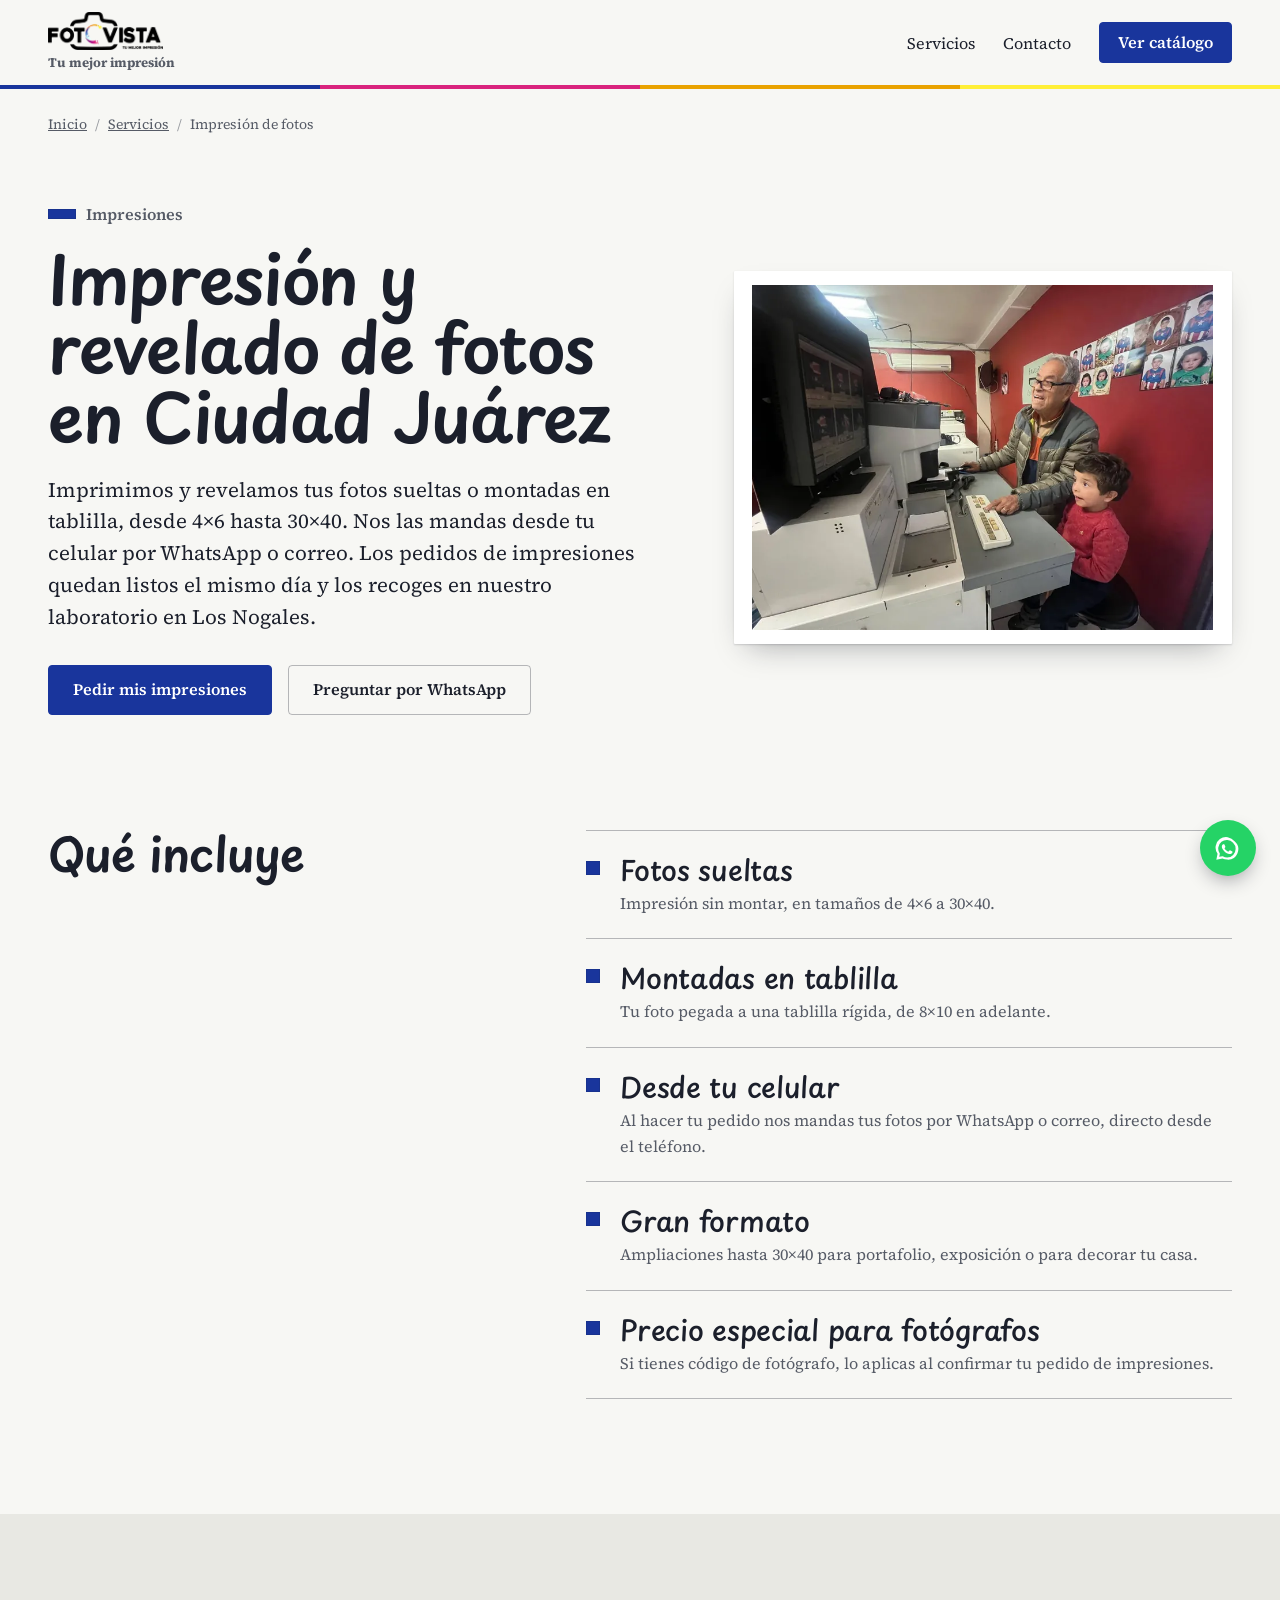
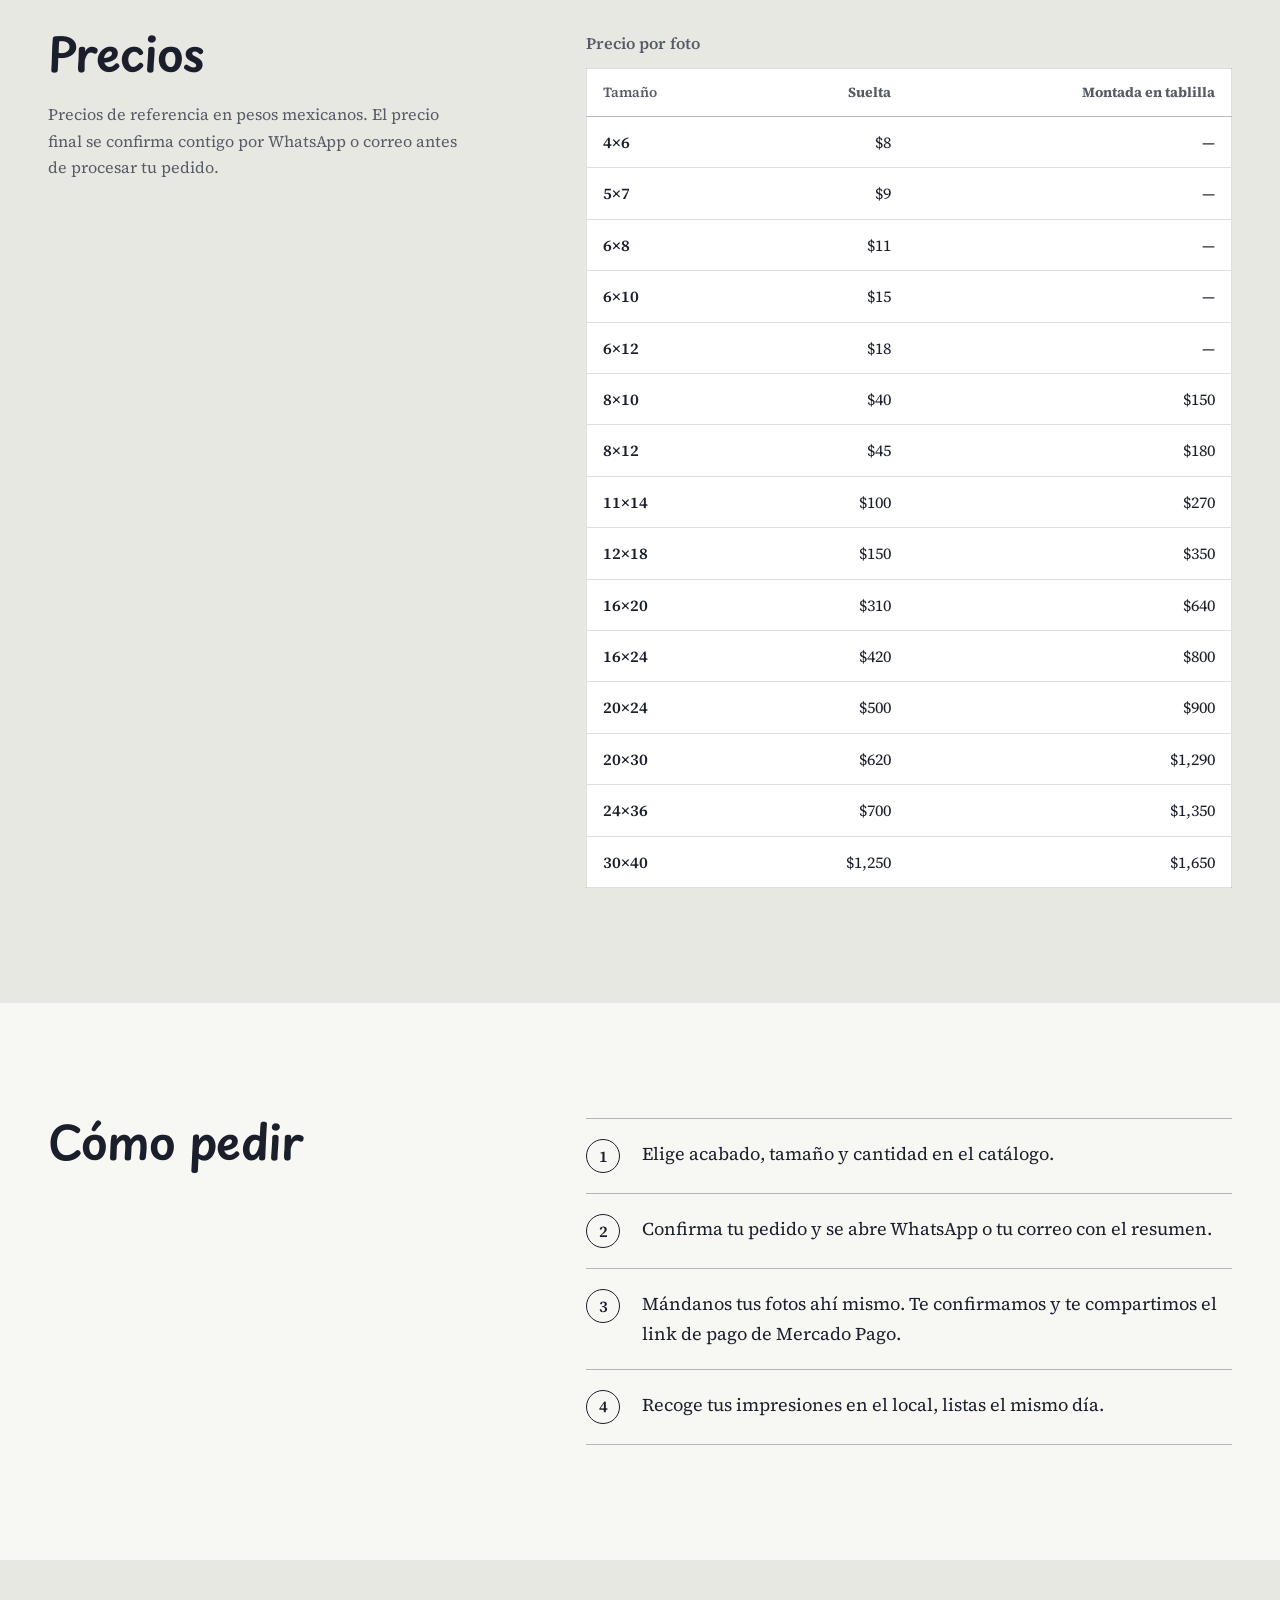
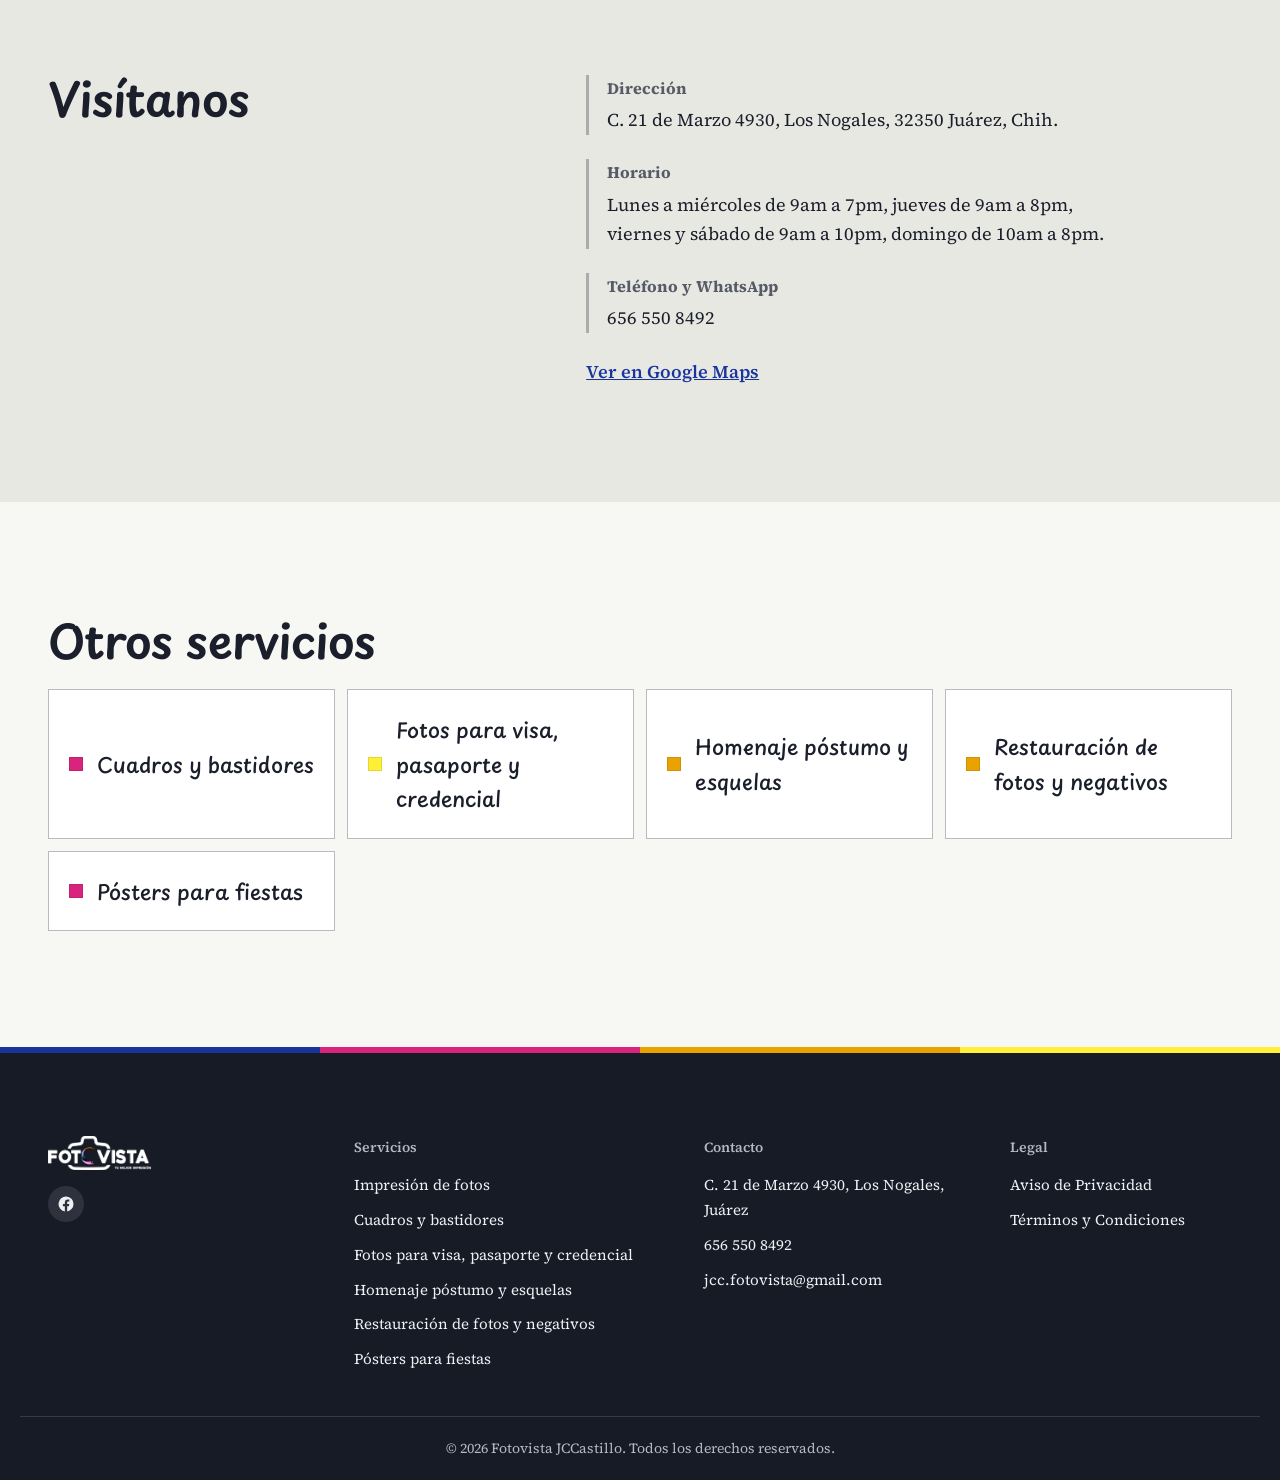
<file: impresion-de-fotos.html>
<!DOCTYPE html>
<html lang="es">

<head>
  <meta charset="UTF-8">
  <meta name="viewport" content="width=device-width, initial-scale=1.0">
  <title>Impresión y revelado de fotos en Ciudad Juárez | Fotovista</title>
  <meta name="description" content="Impresión y revelado de fotos sueltas o montadas en tablilla, de 4×6 a 30×40, listas el mismo día en Los Nogales, Ciudad Juárez. Mándalas desde tu celular por WhatsApp.">
  <link rel="canonical" href="https://fotovistajz.com/impresion-de-fotos.html">

  <!-- Página de servicio generada a partir de la misma información del inicio.
       Los precios de la tabla son los mismos de script.js: si cambian allá,
       hay que cambiarlos también aquí. -->

  <link rel="icon" href="assets/favicon.ico" sizes="any">
  <link rel="icon" type="image/png" sizes="32x32" href="assets/favicon-32x32.png">
  <link rel="icon" type="image/png" sizes="16x16" href="assets/favicon-16x16.png">
  <link rel="apple-touch-icon" href="assets/apple-touch-icon.png">
  <link rel="manifest" href="assets/site.webmanifest">

  <meta property="og:type" content="website">
  <meta property="og:site_name" content="Fotovista JCCastillo">
  <meta property="og:title" content="Impresión y revelado de fotos en Ciudad Juárez | Fotovista">
  <meta property="og:description" content="Impresión y revelado de fotos sueltas o montadas en tablilla, de 4×6 a 30×40, listas el mismo día en Los Nogales, Ciudad Juárez. Mándalas desde tu celular por WhatsApp.">
  <meta property="og:image" content="https://fotovistajz.com/assets/og-image.jpg">
  <meta property="og:url" content="https://fotovistajz.com/impresion-de-fotos.html">
  <meta property="og:locale" content="es_MX">
  <meta name="twitter:card" content="summary_large_image">

  <!-- Fuentes propias (ver @font-face en theme.css): se piden de inmediato -->
  <link rel="preload" href="assets/fonts/playpen-sans-latin.woff2" as="font" type="font/woff2" crossorigin>
  <link rel="preload" href="assets/fonts/source-serif-4-latin.woff2" as="font" type="font/woff2" crossorigin>
  <link rel="stylesheet" href="styles.css">
  <link rel="stylesheet" href="theme.css">

  <script type="application/ld+json">
  {
    "@context": "https://schema.org",
    "@graph": [
      {
        "@type": "Service",
        "name": "Impresión y revelado de fotos",
        "serviceType": "Impresión de fotos",
        "description": "Impresión y revelado de fotos sueltas o montadas en tablilla, de 4×6 a 30×40, listas el mismo día en Los Nogales, Ciudad Juárez. Mándalas desde tu celular por WhatsApp.",
        "url": "https://fotovistajz.com/impresion-de-fotos.html",
        "areaServed": {
          "@type": "City",
          "name": "Ciudad Juárez"
        },
        "provider": {
          "@type": "LocalBusiness",
          "@id": "https://fotovistajz.com/#fotovista",
          "name": "Fotovista JCCastillo",
          "url": "https://fotovistajz.com/",
          "telephone": "+52 656 550 8492",
          "image": [
            "https://fotovistajz.com/assets/fotos/lab-2.webp",
            "https://fotovistajz.com/assets/fotos/lab-1.webp"
          ],
          "priceRange": "$",
          "address": {
            "@type": "PostalAddress",
            "streetAddress": "C. 21 de Marzo 4930, Los Nogales",
            "addressLocality": "Juárez",
            "addressRegion": "Chihuahua",
            "postalCode": "32350",
            "addressCountry": "MX"
          }
        }
      },
      {
        "@type": "BreadcrumbList",
        "itemListElement": [
          {
            "@type": "ListItem",
            "position": 1,
            "name": "Inicio",
            "item": "https://fotovistajz.com/"
          },
          {
            "@type": "ListItem",
            "position": 2,
            "name": "Servicios",
            "item": "https://fotovistajz.com/#servicios"
          },
          {
            "@type": "ListItem",
            "position": 3,
            "name": "Impresión de fotos",
            "item": "https://fotovistajz.com/impresion-de-fotos.html"
          }
        ]
      }
    ]
  }
  </script>
  <script src="medicion.js" defer></script>
</head>

<body class="service-page" data-familia="azul">

  <header class="sp-header">
    <div class="wrap">
      <a class="logo" href="index.html" aria-label="Fotovista JCCastillo, ir al inicio">
        <img src="assets/logo-480.webp" alt="Fotovista JCCastillo" class="logo-img" width="480" height="159">
        <span class="logo-tagline">Tu mejor impresión</span>
      </a>
      <div class="sp-nav">
        <a href="index.html#servicios" class="sp-nav-link">Servicios</a>
        <a href="index.html#contacto" class="sp-nav-link">Contacto</a>
        <a href="index.html#catalogo" class="btn btn-primary">Ver catálogo</a>
      </div>
    </div>
  </header>

  <main class="sp-main">

    <div class="wrap">
      <ol class="sp-breadcrumb" aria-label="Estás aquí">
        <li><a href="index.html">Inicio</a></li>
        <li><a href="index.html#servicios">Servicios</a></li>
        <li aria-current="page">Impresión de fotos</li>
      </ol>
    </div>

    <section class="sp-hero">
      <div class="wrap sp-hero-grid">
        <div>
          <span class="sec-num">Impresiones</span>
          <h1>Impresión y revelado de fotos en Ciudad Juárez</h1>
          <p class="sp-lead">Imprimimos y revelamos tus fotos sueltas o montadas en tablilla, desde 4×6 hasta 30×40. Nos las mandas desde tu celular por WhatsApp o correo. Los pedidos de impresiones quedan listos el mismo día y los recoges en nuestro laboratorio en Los Nogales.</p>
          <div class="btn-row">
            <a href="index.html#catalogo/impresiones" class="btn btn-primary">Pedir mis impresiones</a>
            <a href="https://wa.me/526565508492?text=Hola%2C%20quisiera%20informaci%C3%B3n%20sobre%20impresi%C3%B3n%20de%20fotos." class="btn btn-ghost" target="_blank" rel="noopener">Preguntar por WhatsApp</a>
          </div>
        </div>
        <img class="sp-print" src="assets/fotos/2.webp" srcset="assets/fotos/2-800.webp 800w, assets/fotos/2.webp 1600w" sizes="(max-width: 900px) calc(100vw - 40px), 560px" fetchpriority="high" alt="Trabajando con la impresora fotográfica del laboratorio Fotovista" width="1600" height="1200" style="--ar: 1600 / 1200">
      </div>
    </section>

    <section class="sp-block">
      <div class="wrap sp-split">
        <h2>Qué incluye</h2>
        <ul class="sp-list">
          <li><h3>Fotos sueltas</h3><p>Impresión sin montar, en tamaños de 4×6 a 30×40.</p></li>
          <li><h3>Montadas en tablilla</h3><p>Tu foto pegada a una tablilla rígida, de 8×10 en adelante.</p></li>
          <li><h3>Desde tu celular</h3><p>Al hacer tu pedido nos mandas tus fotos por WhatsApp o correo, directo desde el teléfono.</p></li>
          <li><h3>Gran formato</h3><p>Ampliaciones hasta 30×40 para portafolio, exposición o para decorar tu casa.</p></li>
          <li><h3>Precio especial para fotógrafos</h3><p>Si tienes código de fotógrafo, lo aplicas al confirmar tu pedido de impresiones.</p></li>
        </ul>
      </div>
    </section>

    <section class="sp-block sp-block-alt">
      <div class="wrap sp-split">
        <div>
          <h2>Precios</h2>
          <p class="sp-note">Precios de referencia en pesos mexicanos. El precio final se confirma contigo por WhatsApp o correo antes de procesar tu pedido.</p>
        </div>

          <div class="sp-table-wrap">
            <table class="sp-table">
              <caption>Precio por foto</caption>
              <thead><tr><th scope="col">Tamaño</th><th scope="col">Suelta</th><th scope="col">Montada en tablilla</th></tr></thead>
              <tbody>
                <tr><th scope="row">4×6</th><td>$8</td><td>—</td></tr>
                <tr><th scope="row">5×7</th><td>$9</td><td>—</td></tr>
                <tr><th scope="row">6×8</th><td>$11</td><td>—</td></tr>
                <tr><th scope="row">6×10</th><td>$15</td><td>—</td></tr>
                <tr><th scope="row">6×12</th><td>$18</td><td>—</td></tr>
                <tr><th scope="row">8×10</th><td>$40</td><td>$150</td></tr>
                <tr><th scope="row">8×12</th><td>$45</td><td>$180</td></tr>
                <tr><th scope="row">11×14</th><td>$100</td><td>$270</td></tr>
                <tr><th scope="row">12×18</th><td>$150</td><td>$350</td></tr>
                <tr><th scope="row">16×20</th><td>$310</td><td>$640</td></tr>
                <tr><th scope="row">16×24</th><td>$420</td><td>$800</td></tr>
                <tr><th scope="row">20×24</th><td>$500</td><td>$900</td></tr>
                <tr><th scope="row">20×30</th><td>$620</td><td>$1,290</td></tr>
                <tr><th scope="row">24×36</th><td>$700</td><td>$1,350</td></tr>
                <tr><th scope="row">30×40</th><td>$1,250</td><td>$1,650</td></tr>
              </tbody>
            </table>
          </div>
      </div>
    </section>

    <section class="sp-block">
      <div class="wrap sp-split">
        <h2>Cómo pedir</h2>
        <ol class="sp-steps">
          <li>Elige acabado, tamaño y cantidad en el catálogo.</li>
          <li>Confirma tu pedido y se abre WhatsApp o tu correo con el resumen.</li>
          <li>Mándanos tus fotos ahí mismo. Te confirmamos y te compartimos el link de pago de Mercado Pago.</li>
          <li>Recoge tus impresiones en el local, listas el mismo día.</li>
        </ol>
      </div>
    </section>

    <section class="sp-block sp-block-alt">
      <div class="wrap sp-split">
        <h2>Visítanos</h2>
        <div class="sp-visit">
          <div class="info-row"><div><b>Dirección</b><span>C. 21 de Marzo 4930, Los Nogales, 32350 Juárez, Chih.</span></div></div>
          <div class="info-row"><div><b>Horario</b><span>Lunes a miércoles de 9am a 7pm, jueves de 9am a 8pm,<br>viernes y sábado de 9am a 10pm, domingo de 10am a 8pm.</span></div></div>
          <div class="info-row"><div><b>Teléfono y WhatsApp</b><span>656 550 8492</span></div></div>
          <a class="sp-map-link" href="https://www.google.com/maps/search/?api=1&amp;query=Fotovista&amp;query_place_id=ChIJgVFO0Zlf54YR9XI2x5h827Y" target="_blank" rel="noopener">Ver en Google Maps</a>
        </div>
      </div>
    </section>

    <section class="sp-block">
      <div class="wrap">
        <h2>Otros servicios</h2>
        <ul class="sp-others">
          <li data-familia="rosa"><a href="cuadros-y-bastidores.html">Cuadros y bastidores</a></li>
          <li data-familia="amarillo"><a href="fotos-para-pasaporte-y-credencial.html">Fotos para visa, pasaporte y credencial</a></li>
          <li data-familia="ambar"><a href="homenaje-postumo.html">Homenaje póstumo y esquelas</a></li>
          <li data-familia="ambar"><a href="restauracion-de-fotos.html">Restauración de fotos y negativos</a></li>
          <li data-familia="rosa"><a href="posters-para-fiestas.html">Pósters para fiestas</a></li>
        </ul>
      </div>
    </section>

  </main>

  <footer>
    <div class="wrap footer-grid">
      <div class="footer-brand">
        <div class="logo"><img src="assets/logo-480.webp" alt="Fotovista JCCastillo" class="logo-img" width="480" height="159"></div>
        <div class="social-row">
          <a class="social-link" href="https://www.facebook.com/profile.php?id=61593201084522" target="_blank"
            rel="noopener" aria-label="Facebook de Fotovista">
            <svg viewBox="0 0 24 24" width="18" height="18" fill="currentColor" aria-hidden="true">
              <path
                d="M22 12a10 10 0 1 0-11.56 9.88v-6.99H7.9V12h2.54V9.8c0-2.5 1.49-3.89 3.78-3.89 1.1 0 2.24.2 2.24.2v2.46h-1.26c-1.24 0-1.63.77-1.63 1.56V12h2.78l-.44 2.89h-2.34v6.99A10 10 0 0 0 22 12Z" />
            </svg>
          </a>
        </div>
      </div>
      <div class="footer-col">
        <b>Servicios</b>
        <a href="impresion-de-fotos.html">Impresión de fotos</a>
        <a href="cuadros-y-bastidores.html">Cuadros y bastidores</a>
        <a href="fotos-para-pasaporte-y-credencial.html">Fotos para visa, pasaporte y credencial</a>
        <a href="homenaje-postumo.html">Homenaje póstumo y esquelas</a>
        <a href="restauracion-de-fotos.html">Restauración de fotos y negativos</a>
        <a href="posters-para-fiestas.html">Pósters para fiestas</a>
      </div>
      <div class="footer-col">
        <b>Contacto</b>
        <span>C. 21 de Marzo 4930, Los Nogales, Juárez</span>
        <span>656 550 8492</span>
        <span>jcc.fotovista@gmail.com</span>
      </div>
      <div class="footer-col">
        <b>Legal</b>
        <a href="privacidad.html">Aviso de Privacidad</a>
        <a href="terminos.html">Términos y Condiciones</a>
      </div>
    </div>
    <div class="wrap footer-bottom">
      <p>© 2026 Fotovista JCCastillo. Todos los derechos reservados.</p>
    </div>
  </footer>

  <a href="https://wa.me/526565508492?text=Hola%2C%20quisiera%20informaci%C3%B3n%20sobre%20impresi%C3%B3n%20de%20fotos." class="whatsapp-float" aria-label="Escríbenos por WhatsApp" target="_blank" rel="noopener">
    <svg viewBox="0 0 24 24" width="28" height="28" fill="currentColor" aria-hidden="true">
      <path
        d="M17.6 6.32A8.86 8.86 0 0 0 3.05 16.9L2 22l5.25-1.02a8.86 8.86 0 0 0 4.02.97h.01a8.86 8.86 0 0 0 6.32-15.63ZM11.28 20.2h-.01a7.36 7.36 0 0 1-3.75-1.03l-.27-.16-2.78.54.56-2.7-.18-.28a7.36 7.36 0 0 1 11.5-9.1 7.3 7.3 0 0 1 2.17 5.22 7.37 7.37 0 0 1-7.24 7.51Zm4.03-5.5c-.22-.11-1.3-.64-1.5-.72-.2-.07-.35-.11-.5.11-.15.22-.57.72-.7.87-.13.15-.26.16-.48.06-.22-.11-.94-.35-1.8-1.1-.66-.6-1.11-1.33-1.24-1.55-.13-.22-.01-.34.1-.45.1-.1.22-.26.33-.39.11-.13.15-.22.22-.37.07-.15.04-.28-.02-.4-.06-.11-.5-1.2-.68-1.65-.18-.43-.36-.37-.5-.38h-.43c-.15 0-.39.06-.6.28-.2.22-.79.77-.79 1.87 0 1.1.81 2.16.92 2.31.11.15 1.6 2.44 3.87 3.42.54.23.96.37 1.29.48.54.17 1.03.15 1.42.09.43-.06 1.3-.53 1.49-1.05.18-.51.18-.95.13-1.05-.05-.1-.2-.16-.42-.27Z" />
    </svg>
  </a>

</body>

</html>
</file>
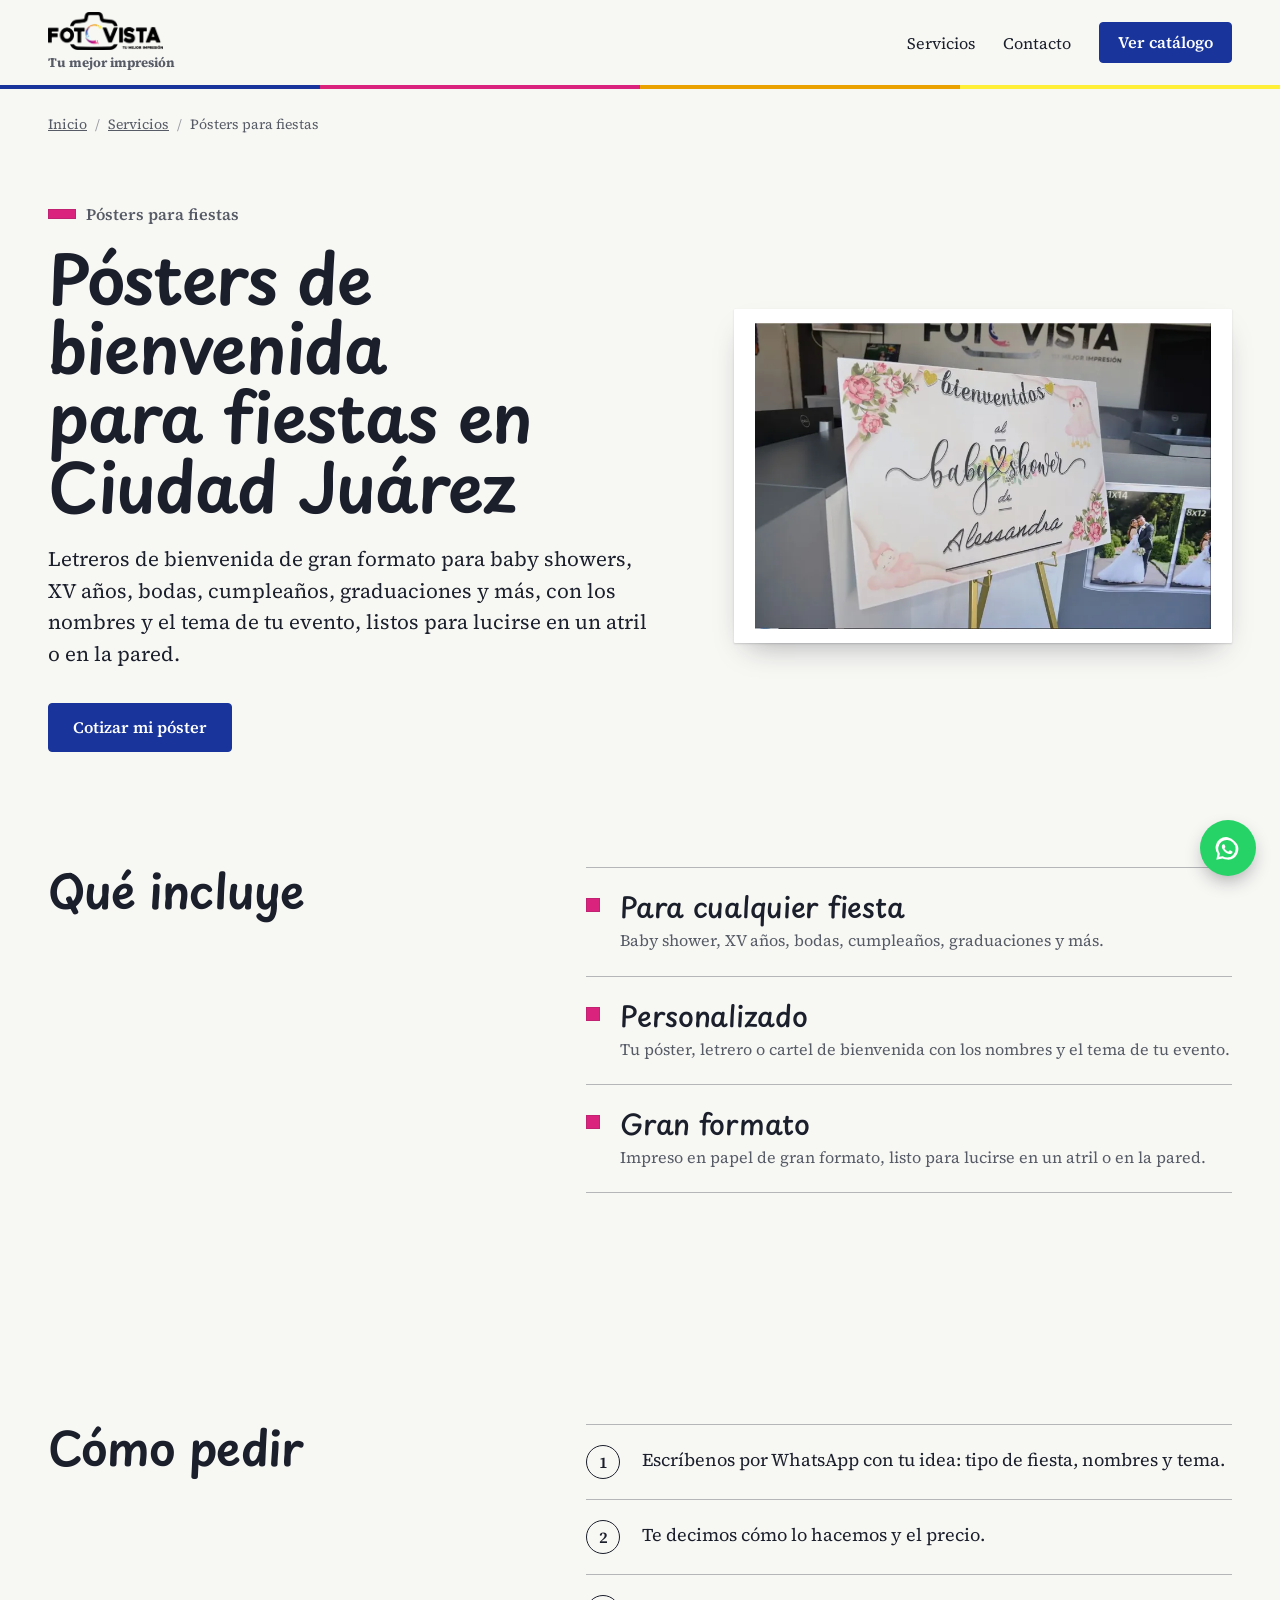
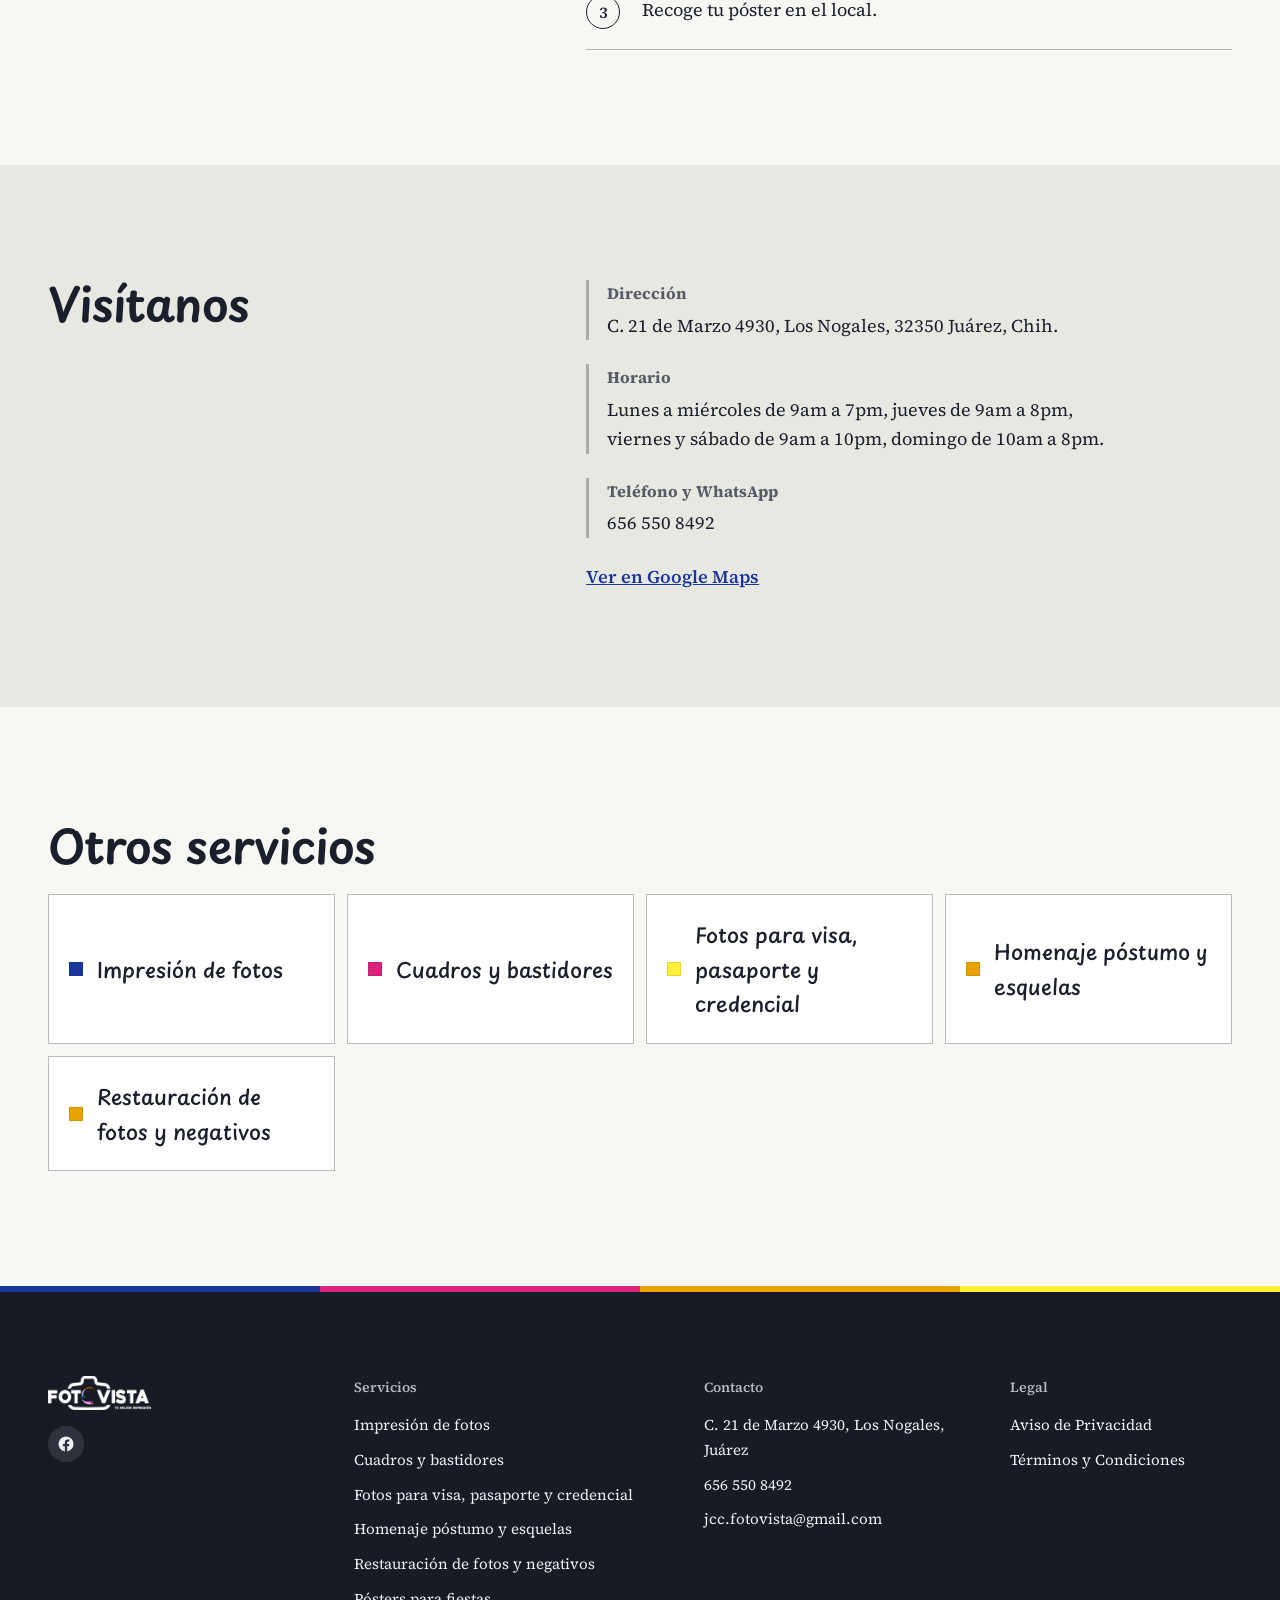
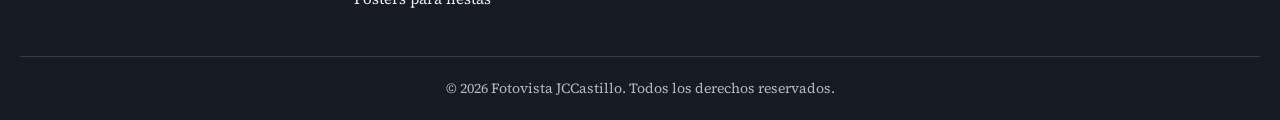
<file: posters-para-fiestas.html>
<!DOCTYPE html>
<html lang="es">

<head>
  <meta charset="UTF-8">
  <meta name="viewport" content="width=device-width, initial-scale=1.0">
  <title>Pósters y letreros de bienvenida para fiestas en Ciudad Juárez</title>
  <meta name="description" content="Letreros y pósters de bienvenida de gran formato para baby shower, XV años, bodas, cumpleaños y graduaciones, con los nombres y el tema de tu evento. Ciudad Juárez.">
  <link rel="canonical" href="https://fotovistajz.com/posters-para-fiestas.html">

  <!-- Página de servicio generada a partir de la misma información del inicio.
       Los precios de la tabla son los mismos de script.js: si cambian allá,
       hay que cambiarlos también aquí. -->

  <link rel="icon" href="assets/favicon.ico" sizes="any">
  <link rel="icon" type="image/png" sizes="32x32" href="assets/favicon-32x32.png">
  <link rel="icon" type="image/png" sizes="16x16" href="assets/favicon-16x16.png">
  <link rel="apple-touch-icon" href="assets/apple-touch-icon.png">
  <link rel="manifest" href="assets/site.webmanifest">

  <meta property="og:type" content="website">
  <meta property="og:site_name" content="Fotovista JCCastillo">
  <meta property="og:title" content="Pósters y letreros de bienvenida para fiestas en Ciudad Juárez">
  <meta property="og:description" content="Letreros y pósters de bienvenida de gran formato para baby shower, XV años, bodas, cumpleaños y graduaciones, con los nombres y el tema de tu evento. Ciudad Juárez.">
  <meta property="og:image" content="https://fotovistajz.com/assets/og-image.jpg">
  <meta property="og:url" content="https://fotovistajz.com/posters-para-fiestas.html">
  <meta property="og:locale" content="es_MX">
  <meta name="twitter:card" content="summary_large_image">

  <!-- Fuentes propias (ver @font-face en theme.css): se piden de inmediato -->
  <link rel="preload" href="assets/fonts/playpen-sans-latin.woff2" as="font" type="font/woff2" crossorigin>
  <link rel="preload" href="assets/fonts/source-serif-4-latin.woff2" as="font" type="font/woff2" crossorigin>
  <link rel="stylesheet" href="styles.css">
  <link rel="stylesheet" href="theme.css">

  <script type="application/ld+json">
  {
    "@context": "https://schema.org",
    "@graph": [
      {
        "@type": "Service",
        "name": "Pósters de bienvenida para fiestas",
        "serviceType": "Pósters para fiestas",
        "description": "Letreros y pósters de bienvenida de gran formato para baby shower, XV años, bodas, cumpleaños y graduaciones, con los nombres y el tema de tu evento. Ciudad Juárez.",
        "url": "https://fotovistajz.com/posters-para-fiestas.html",
        "areaServed": {
          "@type": "City",
          "name": "Ciudad Juárez"
        },
        "provider": {
          "@type": "LocalBusiness",
          "@id": "https://fotovistajz.com/#fotovista",
          "name": "Fotovista JCCastillo",
          "url": "https://fotovistajz.com/",
          "telephone": "+52 656 550 8492",
          "image": [
            "https://fotovistajz.com/assets/fotos/lab-2.webp",
            "https://fotovistajz.com/assets/fotos/lab-1.webp"
          ],
          "priceRange": "$",
          "address": {
            "@type": "PostalAddress",
            "streetAddress": "C. 21 de Marzo 4930, Los Nogales",
            "addressLocality": "Juárez",
            "addressRegion": "Chihuahua",
            "postalCode": "32350",
            "addressCountry": "MX"
          }
        }
      },
      {
        "@type": "BreadcrumbList",
        "itemListElement": [
          {
            "@type": "ListItem",
            "position": 1,
            "name": "Inicio",
            "item": "https://fotovistajz.com/"
          },
          {
            "@type": "ListItem",
            "position": 2,
            "name": "Servicios",
            "item": "https://fotovistajz.com/#servicios"
          },
          {
            "@type": "ListItem",
            "position": 3,
            "name": "Pósters para fiestas",
            "item": "https://fotovistajz.com/posters-para-fiestas.html"
          }
        ]
      }
    ]
  }
  </script>
  <script src="medicion.js" defer></script>
</head>

<body class="service-page" data-familia="rosa">

  <header class="sp-header">
    <div class="wrap">
      <a class="logo" href="index.html" aria-label="Fotovista JCCastillo, ir al inicio">
        <img src="assets/logo-480.webp" alt="Fotovista JCCastillo" class="logo-img" width="480" height="159">
        <span class="logo-tagline">Tu mejor impresión</span>
      </a>
      <div class="sp-nav">
        <a href="index.html#servicios" class="sp-nav-link">Servicios</a>
        <a href="index.html#contacto" class="sp-nav-link">Contacto</a>
        <a href="index.html#catalogo" class="btn btn-primary">Ver catálogo</a>
      </div>
    </div>
  </header>

  <main class="sp-main">

    <div class="wrap">
      <ol class="sp-breadcrumb" aria-label="Estás aquí">
        <li><a href="index.html">Inicio</a></li>
        <li><a href="index.html#servicios">Servicios</a></li>
        <li aria-current="page">Pósters para fiestas</li>
      </ol>
    </div>

    <section class="sp-hero">
      <div class="wrap sp-hero-grid">
        <div>
          <span class="sec-num">Pósters para fiestas</span>
          <h1>Pósters de bienvenida para fiestas en Ciudad Juárez</h1>
          <p class="sp-lead">Letreros de bienvenida de gran formato para baby showers, XV años, bodas, cumpleaños, graduaciones y más, con los nombres y el tema de tu evento, listos para lucirse en un atril o en la pared.</p>
          <div class="btn-row">
            <a href="https://wa.me/526565508492?text=Hola%2C%20quisiera%20informaci%C3%B3n%20para%20hacer%20un%20p%C3%B3ster%20de%20bienvenida%20para%20mi%20fiesta." class="btn btn-primary" target="_blank" rel="noopener">Cotizar mi póster</a>
          </div>
        </div>
        <img class="sp-print" src="assets/fotos/lab-4.webp" srcset="assets/fotos/lab-4-800.webp 800w, assets/fotos/lab-4.webp 1377w" sizes="(max-width: 900px) calc(100vw - 40px), 560px" fetchpriority="high" alt="Póster de bienvenida para baby shower impreso en gran formato, sobre un atril dorado" width="1377" height="922" style="--ar: 1377 / 922">
      </div>
    </section>

    <section class="sp-block">
      <div class="wrap sp-split">
        <h2>Qué incluye</h2>
        <ul class="sp-list">
          <li><h3>Para cualquier fiesta</h3><p>Baby shower, XV años, bodas, cumpleaños, graduaciones y más.</p></li>
          <li><h3>Personalizado</h3><p>Tu póster, letrero o cartel de bienvenida con los nombres y el tema de tu evento.</p></li>
          <li><h3>Gran formato</h3><p>Impreso en papel de gran formato, listo para lucirse en un atril o en la pared.</p></li>
        </ul>
      </div>
    </section>

    <section class="sp-block">
      <div class="wrap sp-split">
        <h2>Cómo pedir</h2>
        <ol class="sp-steps">
          <li>Escríbenos por WhatsApp con tu idea: tipo de fiesta, nombres y tema.</li>
          <li>Te decimos cómo lo hacemos y el precio.</li>
          <li>Recoge tu póster en el local.</li>
        </ol>
      </div>
    </section>

    <section class="sp-block sp-block-alt">
      <div class="wrap sp-split">
        <h2>Visítanos</h2>
        <div class="sp-visit">
          <div class="info-row"><div><b>Dirección</b><span>C. 21 de Marzo 4930, Los Nogales, 32350 Juárez, Chih.</span></div></div>
          <div class="info-row"><div><b>Horario</b><span>Lunes a miércoles de 9am a 7pm, jueves de 9am a 8pm,<br>viernes y sábado de 9am a 10pm, domingo de 10am a 8pm.</span></div></div>
          <div class="info-row"><div><b>Teléfono y WhatsApp</b><span>656 550 8492</span></div></div>
          <a class="sp-map-link" href="https://www.google.com/maps/search/?api=1&amp;query=Fotovista&amp;query_place_id=ChIJgVFO0Zlf54YR9XI2x5h827Y" target="_blank" rel="noopener">Ver en Google Maps</a>
        </div>
      </div>
    </section>

    <section class="sp-block">
      <div class="wrap">
        <h2>Otros servicios</h2>
        <ul class="sp-others">
          <li data-familia="azul"><a href="impresion-de-fotos.html">Impresión de fotos</a></li>
          <li data-familia="rosa"><a href="cuadros-y-bastidores.html">Cuadros y bastidores</a></li>
          <li data-familia="amarillo"><a href="fotos-para-pasaporte-y-credencial.html">Fotos para visa, pasaporte y credencial</a></li>
          <li data-familia="ambar"><a href="homenaje-postumo.html">Homenaje póstumo y esquelas</a></li>
          <li data-familia="ambar"><a href="restauracion-de-fotos.html">Restauración de fotos y negativos</a></li>
        </ul>
      </div>
    </section>

  </main>

  <footer>
    <div class="wrap footer-grid">
      <div class="footer-brand">
        <div class="logo"><img src="assets/logo-480.webp" alt="Fotovista JCCastillo" class="logo-img" width="480" height="159"></div>
        <div class="social-row">
          <a class="social-link" href="https://www.facebook.com/profile.php?id=61593201084522" target="_blank"
            rel="noopener" aria-label="Facebook de Fotovista">
            <svg viewBox="0 0 24 24" width="18" height="18" fill="currentColor" aria-hidden="true">
              <path
                d="M22 12a10 10 0 1 0-11.56 9.88v-6.99H7.9V12h2.54V9.8c0-2.5 1.49-3.89 3.78-3.89 1.1 0 2.24.2 2.24.2v2.46h-1.26c-1.24 0-1.63.77-1.63 1.56V12h2.78l-.44 2.89h-2.34v6.99A10 10 0 0 0 22 12Z" />
            </svg>
          </a>
        </div>
      </div>
      <div class="footer-col">
        <b>Servicios</b>
        <a href="impresion-de-fotos.html">Impresión de fotos</a>
        <a href="cuadros-y-bastidores.html">Cuadros y bastidores</a>
        <a href="fotos-para-pasaporte-y-credencial.html">Fotos para visa, pasaporte y credencial</a>
        <a href="homenaje-postumo.html">Homenaje póstumo y esquelas</a>
        <a href="restauracion-de-fotos.html">Restauración de fotos y negativos</a>
        <a href="posters-para-fiestas.html">Pósters para fiestas</a>
      </div>
      <div class="footer-col">
        <b>Contacto</b>
        <span>C. 21 de Marzo 4930, Los Nogales, Juárez</span>
        <span>656 550 8492</span>
        <span>jcc.fotovista@gmail.com</span>
      </div>
      <div class="footer-col">
        <b>Legal</b>
        <a href="privacidad.html">Aviso de Privacidad</a>
        <a href="terminos.html">Términos y Condiciones</a>
      </div>
    </div>
    <div class="wrap footer-bottom">
      <p>© 2026 Fotovista JCCastillo. Todos los derechos reservados.</p>
    </div>
  </footer>

  <a href="https://wa.me/526565508492?text=Hola%2C%20quisiera%20informaci%C3%B3n%20para%20hacer%20un%20p%C3%B3ster%20de%20bienvenida%20para%20mi%20fiesta." class="whatsapp-float" aria-label="Escríbenos por WhatsApp" target="_blank" rel="noopener">
    <svg viewBox="0 0 24 24" width="28" height="28" fill="currentColor" aria-hidden="true">
      <path
        d="M17.6 6.32A8.86 8.86 0 0 0 3.05 16.9L2 22l5.25-1.02a8.86 8.86 0 0 0 4.02.97h.01a8.86 8.86 0 0 0 6.32-15.63ZM11.28 20.2h-.01a7.36 7.36 0 0 1-3.75-1.03l-.27-.16-2.78.54.56-2.7-.18-.28a7.36 7.36 0 0 1 11.5-9.1 7.3 7.3 0 0 1 2.17 5.22 7.37 7.37 0 0 1-7.24 7.51Zm4.03-5.5c-.22-.11-1.3-.64-1.5-.72-.2-.07-.35-.11-.5.11-.15.22-.57.72-.7.87-.13.15-.26.16-.48.06-.22-.11-.94-.35-1.8-1.1-.66-.6-1.11-1.33-1.24-1.55-.13-.22-.01-.34.1-.45.1-.1.22-.26.33-.39.11-.13.15-.22.22-.37.07-.15.04-.28-.02-.4-.06-.11-.5-1.2-.68-1.65-.18-.43-.36-.37-.5-.38h-.43c-.15 0-.39.06-.6.28-.2.22-.79.77-.79 1.87 0 1.1.81 2.16.92 2.31.11.15 1.6 2.44 3.87 3.42.54.23.96.37 1.29.48.54.17 1.03.15 1.42.09.43-.06 1.3-.53 1.49-1.05.18-.51.18-.95.13-1.05-.05-.1-.2-.16-.42-.27Z" />
    </svg>
  </a>

</body>

</html>
</file>
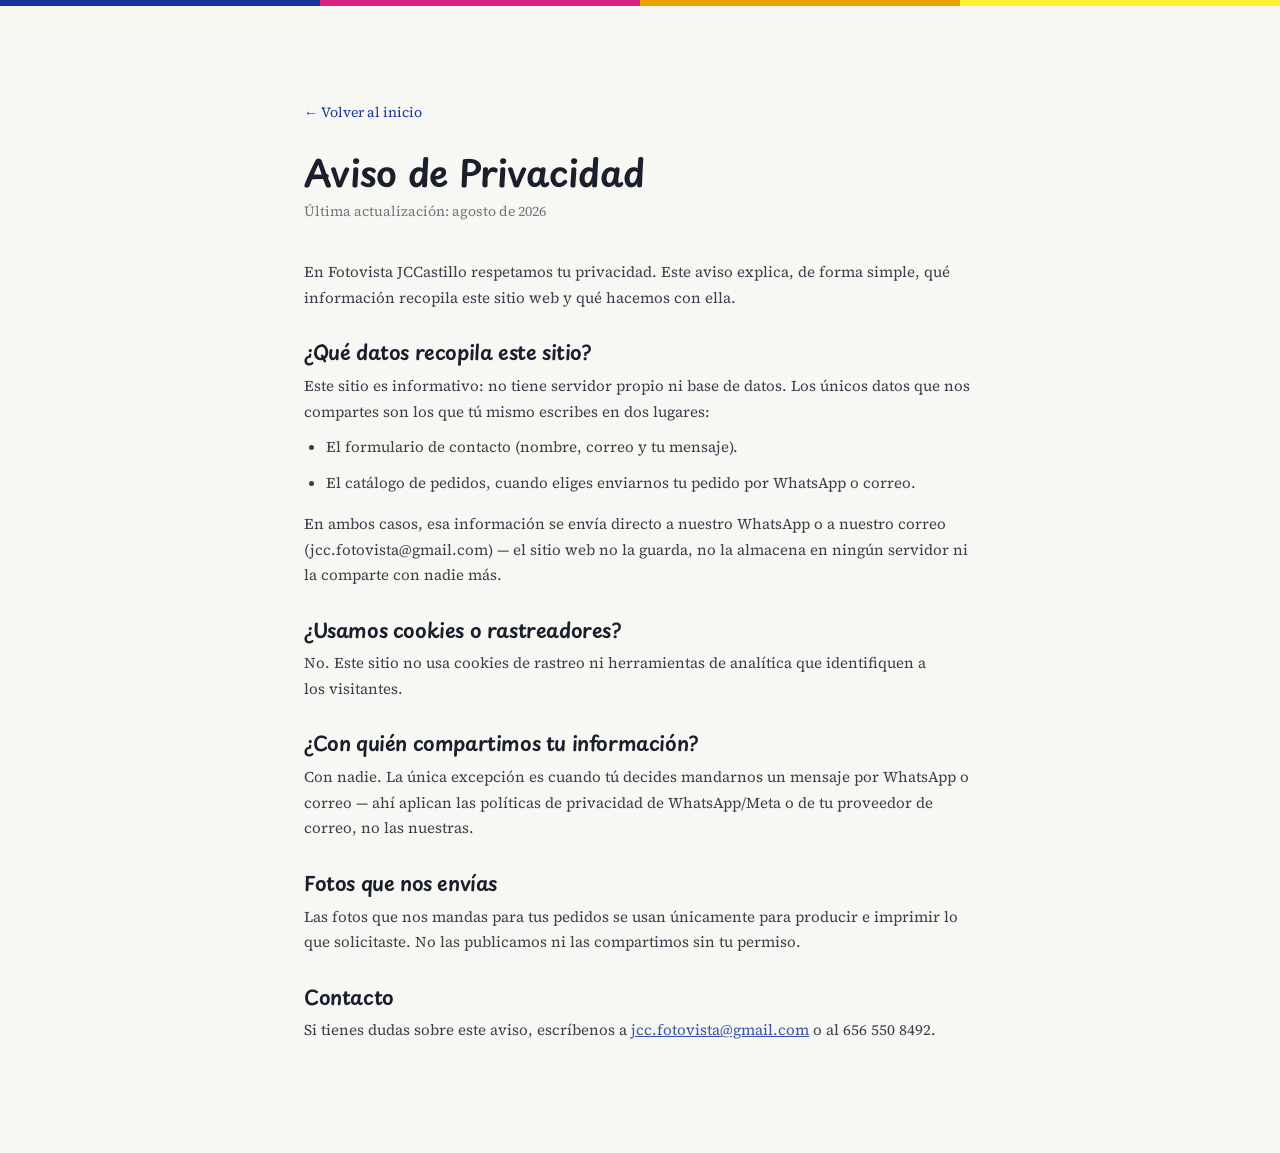
<file: privacidad.html>
<!DOCTYPE html>
<html lang="es">

<head>
  <meta charset="UTF-8">
  <meta name="viewport" content="width=device-width, initial-scale=1.0">
  <title>Aviso de Privacidad — Fotovista JCCastillo</title>

  <!-- Favicon / ícono del sitio (ver bloque igual en index.html para detalles) -->
  <link rel="icon" href="assets/favicon.ico" sizes="any">
  <link rel="icon" type="image/png" sizes="32x32" href="assets/favicon-32x32.png">
  <link rel="icon" type="image/png" sizes="16x16" href="assets/favicon-16x16.png">
  <link rel="apple-touch-icon" href="assets/apple-touch-icon.png">
  <link rel="manifest" href="assets/site.webmanifest">

  <!-- Fuentes propias (ver @font-face en theme.css): se piden de inmediato -->
  <link rel="preload" href="assets/fonts/playpen-sans-latin.woff2" as="font" type="font/woff2" crossorigin>
  <link rel="preload" href="assets/fonts/source-serif-4-latin.woff2" as="font" type="font/woff2" crossorigin>
  <link rel="stylesheet" href="styles.css">
  <link rel="stylesheet" href="theme.css">
  <style>
    .legal-wrap{max-width:720px; margin:0 auto; padding:90px 24px 100px;}
    .legal-wrap h1{margin-bottom:8px;}
    .legal-wrap .updated{opacity:.6; font-size:14px; margin-bottom:36px;}
    .legal-wrap h2{font-size:20px; margin:32px 0 10px;}
    .legal-wrap p, .legal-wrap li{font-size:15px; line-height:1.7; opacity:.85; margin-bottom:10px;}
    .legal-wrap ul{padding-left:22px; margin-bottom:16px;}
    .legal-wrap a{color:var(--safelight);}
    .back-home{display:inline-block; margin-bottom:30px; font-size:14px; color:var(--safelight); text-decoration:none;}
  </style>
  <script src="medicion.js" defer></script>
</head>

<body>
  <div class="legal-wrap">
    <a href="index.html" class="back-home">← Volver al inicio</a>
    <h1>Aviso de Privacidad</h1>
    <p class="updated">Última actualización: agosto de 2026</p>

    <!-- ⚠️ NOTA PARA DAVID: esto es un borrador general, no una revisión legal.
         Antes de publicarlo formalmente, sería bueno que un abogado lo revise,
         sobre todo si algún día empiezan a guardar datos en un servidor propio
         (por ejemplo si agregan cuentas de usuario o pagos en línea). -->

    <p>En Fotovista JCCastillo respetamos tu privacidad. Este aviso explica, de forma simple, qué
      información recopila este sitio web y qué hacemos con ella.</p>

    <h2>¿Qué datos recopila este sitio?</h2>
    <p>Este sitio es informativo: no tiene servidor propio ni base de datos. Los únicos datos que nos
      compartes son los que tú mismo escribes en dos lugares:</p>
    <ul>
      <li>El formulario de contacto (nombre, correo y tu mensaje).</li>
      <li>El catálogo de pedidos, cuando eliges enviarnos tu pedido por WhatsApp o correo.</li>
    </ul>
    <p>En ambos casos, esa información se envía directo a nuestro WhatsApp o a nuestro correo
      (jcc.fotovista@gmail.com) — el sitio web no la guarda, no la almacena en ningún servidor ni la
      comparte con nadie más.</p>

    <h2>¿Usamos cookies o rastreadores?</h2>
    <p>No. Este sitio no usa cookies de rastreo ni herramientas de analítica que identifiquen a los
      visitantes.</p>

    <h2>¿Con quién compartimos tu información?</h2>
    <p>Con nadie. La única excepción es cuando tú decides mandarnos un mensaje por WhatsApp o correo — ahí
      aplican las políticas de privacidad de WhatsApp/Meta o de tu proveedor de correo, no las nuestras.</p>

    <h2>Fotos que nos envías</h2>
    <p>Las fotos que nos mandas para tus pedidos se usan únicamente para producir e imprimir lo que
      solicitaste. No las publicamos ni las compartimos sin tu permiso.</p>

    <h2>Contacto</h2>
    <p>Si tienes dudas sobre este aviso, escríbenos a <a href="mailto:jcc.fotovista@gmail.com">jcc.fotovista@gmail.com</a>
      o al 656 550 8492.</p>
  </div>
</body>

</html>
</file>
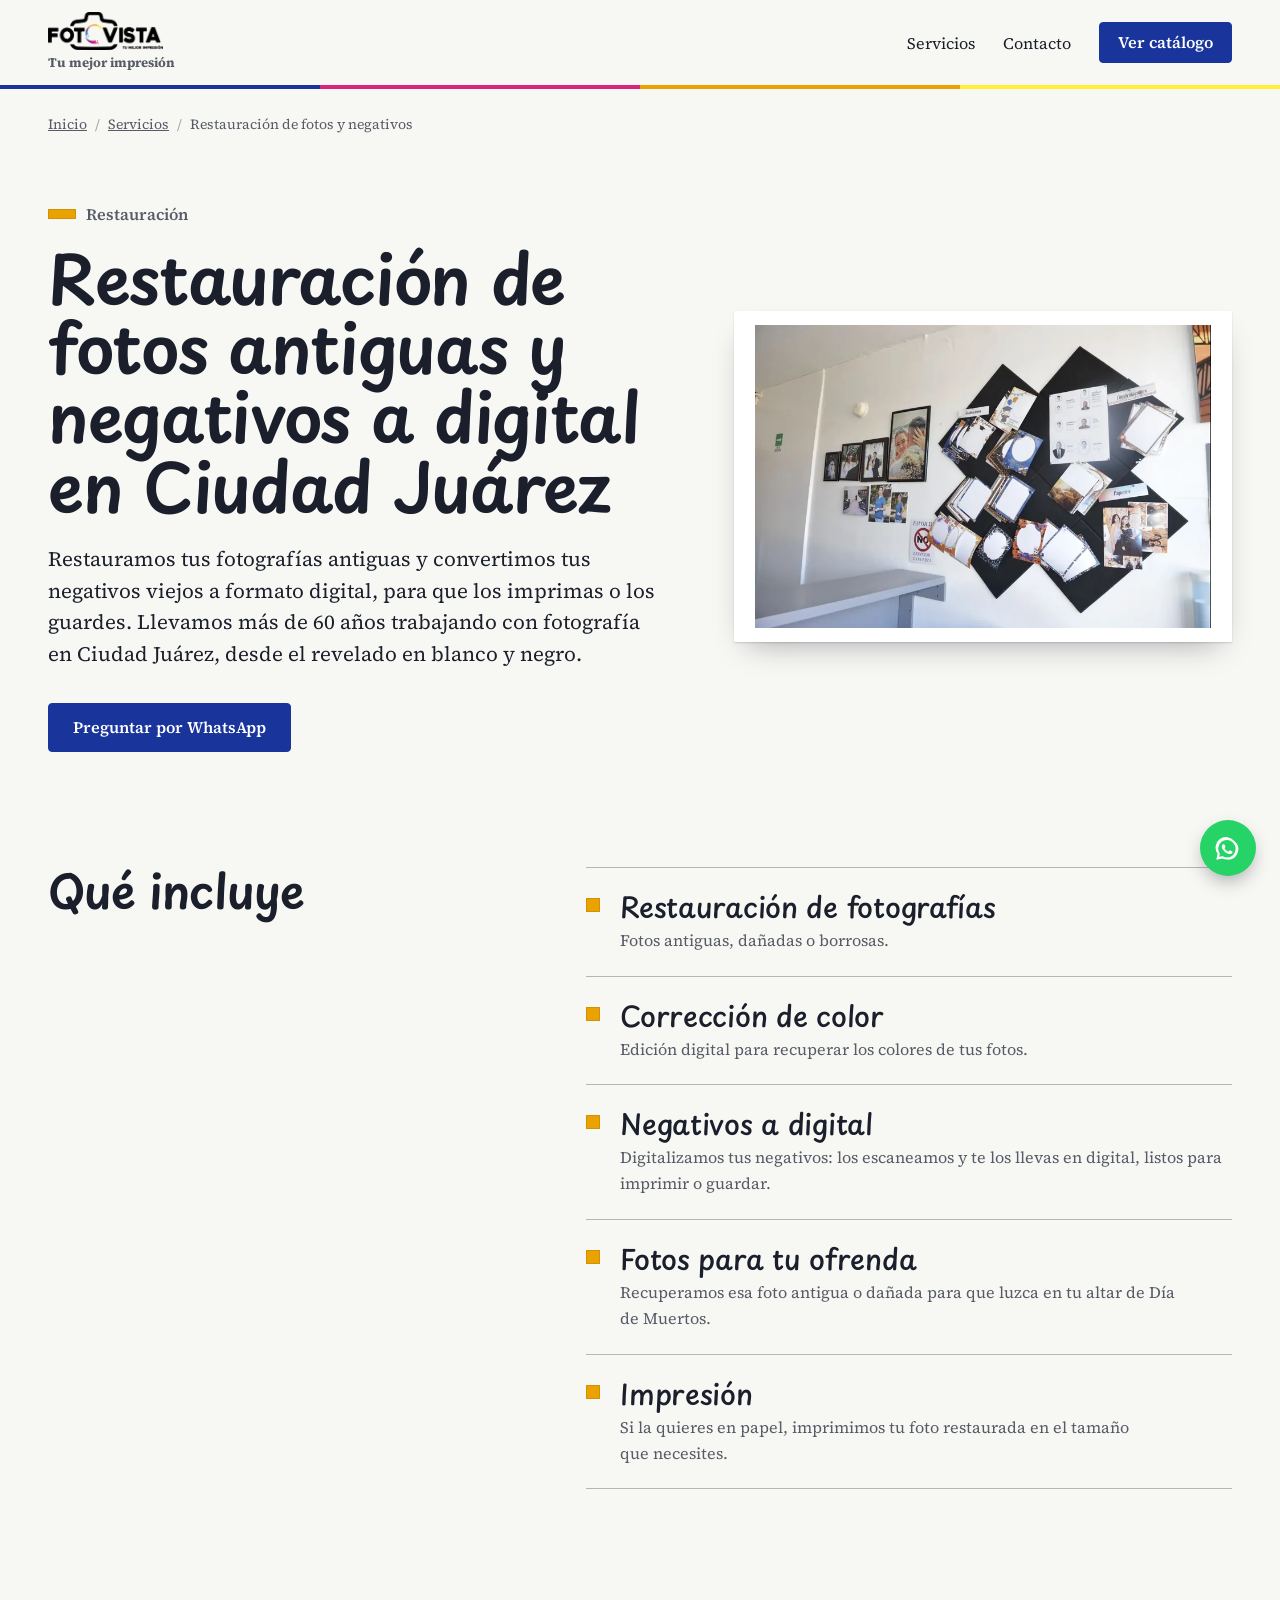
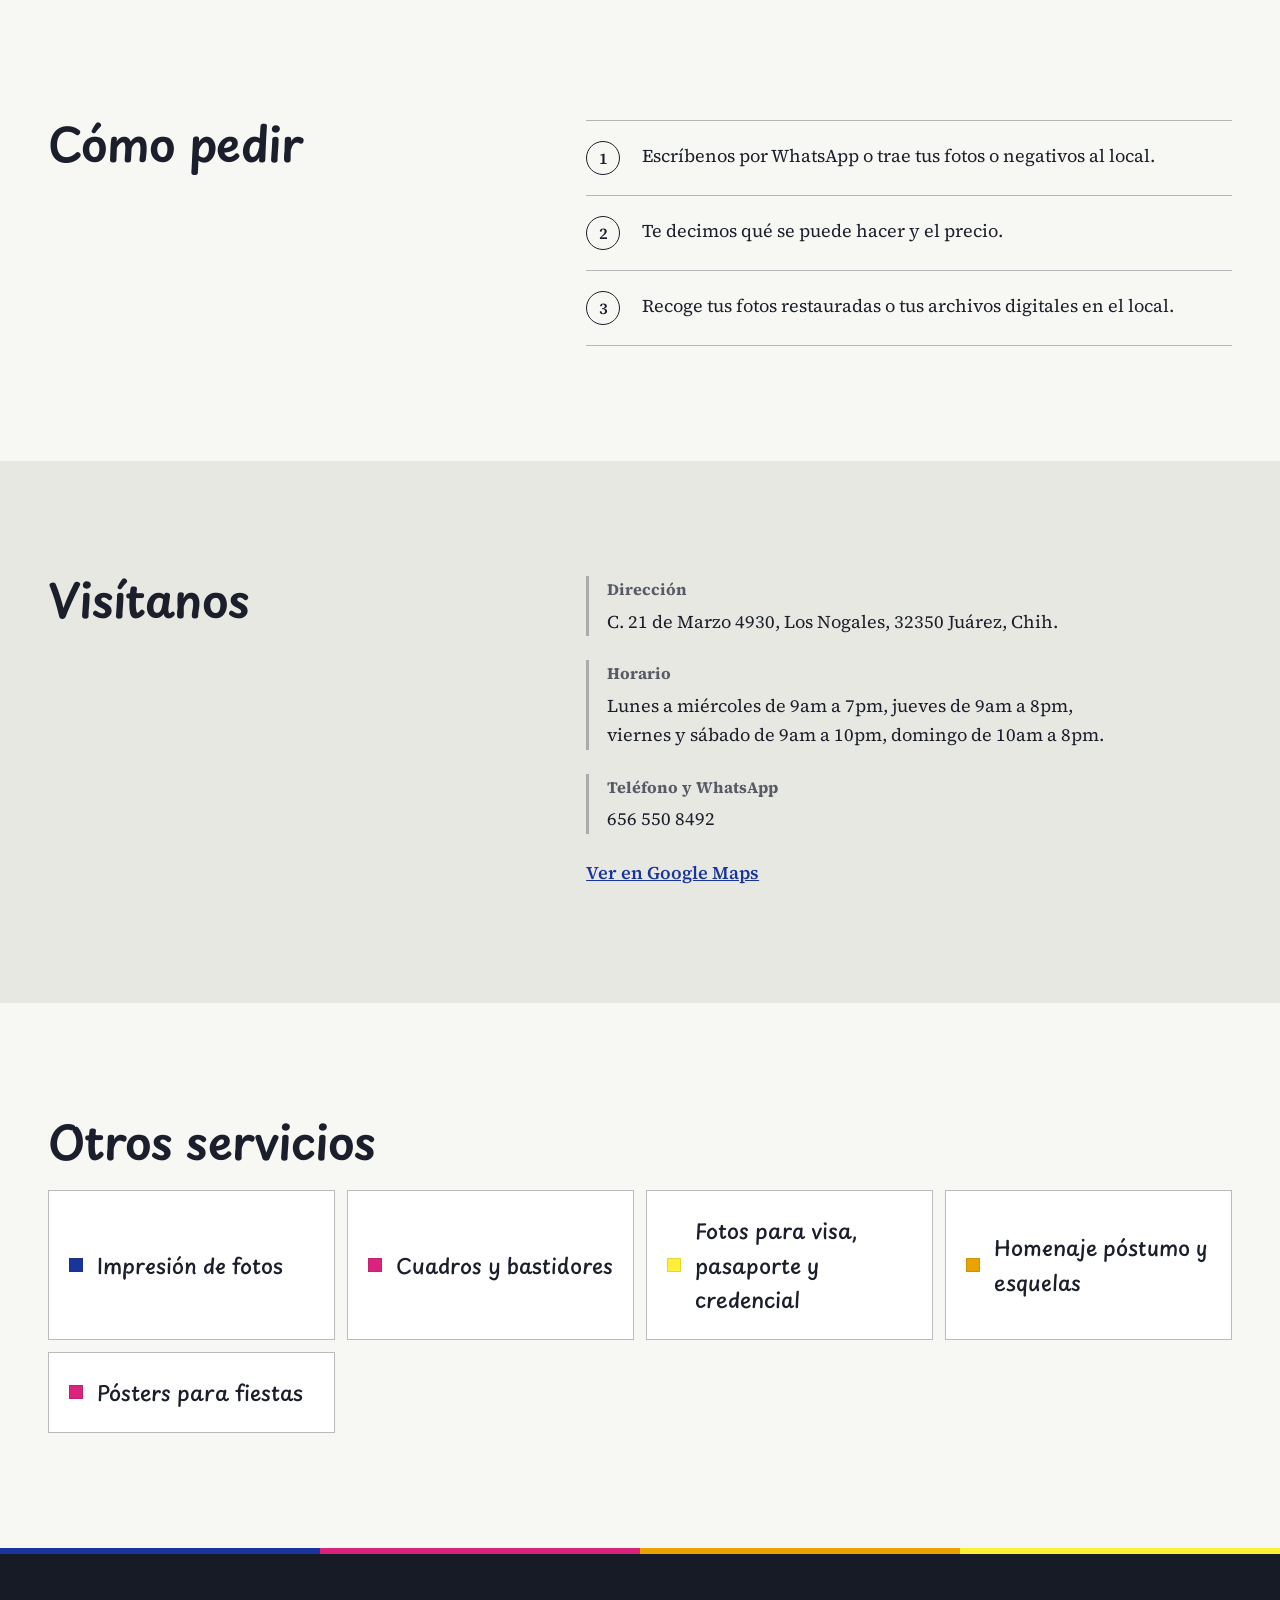
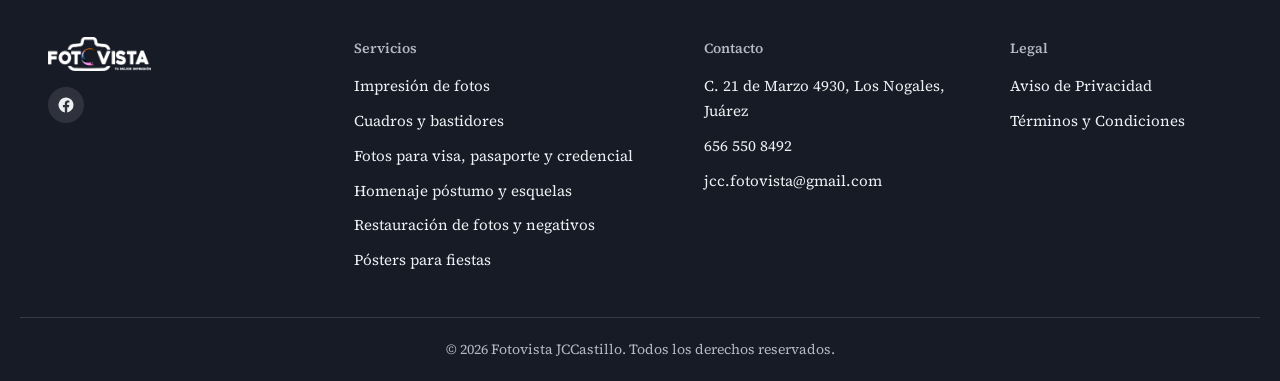
<file: restauracion-de-fotos.html>
<!DOCTYPE html>
<html lang="es">

<head>
  <meta charset="UTF-8">
  <meta name="viewport" content="width=device-width, initial-scale=1.0">
  <title>Restauración de fotos antiguas y negativos a digital en Ciudad Juárez</title>
  <meta name="description" content="Restauramos fotografías antiguas, dañadas o borrosas y convertimos tus negativos a formato digital, listos para imprimir o guardar. Laboratorio en Ciudad Juárez desde 1962.">
  <link rel="canonical" href="https://fotovistajz.com/restauracion-de-fotos.html">

  <!-- Página de servicio generada a partir de la misma información del inicio.
       Los precios de la tabla son los mismos de script.js: si cambian allá,
       hay que cambiarlos también aquí. -->

  <link rel="icon" href="assets/favicon.ico" sizes="any">
  <link rel="icon" type="image/png" sizes="32x32" href="assets/favicon-32x32.png">
  <link rel="icon" type="image/png" sizes="16x16" href="assets/favicon-16x16.png">
  <link rel="apple-touch-icon" href="assets/apple-touch-icon.png">
  <link rel="manifest" href="assets/site.webmanifest">

  <meta property="og:type" content="website">
  <meta property="og:site_name" content="Fotovista JCCastillo">
  <meta property="og:title" content="Restauración de fotos antiguas y negativos a digital en Ciudad Juárez">
  <meta property="og:description" content="Restauramos fotografías antiguas, dañadas o borrosas y convertimos tus negativos a formato digital, listos para imprimir o guardar. Laboratorio en Ciudad Juárez desde 1962.">
  <meta property="og:image" content="https://fotovistajz.com/assets/og-image.jpg">
  <meta property="og:url" content="https://fotovistajz.com/restauracion-de-fotos.html">
  <meta property="og:locale" content="es_MX">
  <meta name="twitter:card" content="summary_large_image">

  <!-- Fuentes propias (ver @font-face en theme.css): se piden de inmediato -->
  <link rel="preload" href="assets/fonts/playpen-sans-latin.woff2" as="font" type="font/woff2" crossorigin>
  <link rel="preload" href="assets/fonts/source-serif-4-latin.woff2" as="font" type="font/woff2" crossorigin>
  <link rel="stylesheet" href="styles.css">
  <link rel="stylesheet" href="theme.css">

  <script type="application/ld+json">
  {
    "@context": "https://schema.org",
    "@graph": [
      {
        "@type": "Service",
        "name": "Restauración de fotos antiguas y negativos a digital",
        "serviceType": "Restauración de fotos y negativos",
        "description": "Restauramos fotografías antiguas, dañadas o borrosas y convertimos tus negativos a formato digital, listos para imprimir o guardar. Laboratorio en Ciudad Juárez desde 1962.",
        "url": "https://fotovistajz.com/restauracion-de-fotos.html",
        "areaServed": {
          "@type": "City",
          "name": "Ciudad Juárez"
        },
        "provider": {
          "@type": "LocalBusiness",
          "@id": "https://fotovistajz.com/#fotovista",
          "name": "Fotovista JCCastillo",
          "url": "https://fotovistajz.com/",
          "telephone": "+52 656 550 8492",
          "image": [
            "https://fotovistajz.com/assets/fotos/lab-2.webp",
            "https://fotovistajz.com/assets/fotos/lab-1.webp"
          ],
          "priceRange": "$",
          "address": {
            "@type": "PostalAddress",
            "streetAddress": "C. 21 de Marzo 4930, Los Nogales",
            "addressLocality": "Juárez",
            "addressRegion": "Chihuahua",
            "postalCode": "32350",
            "addressCountry": "MX"
          }
        }
      },
      {
        "@type": "BreadcrumbList",
        "itemListElement": [
          {
            "@type": "ListItem",
            "position": 1,
            "name": "Inicio",
            "item": "https://fotovistajz.com/"
          },
          {
            "@type": "ListItem",
            "position": 2,
            "name": "Servicios",
            "item": "https://fotovistajz.com/#servicios"
          },
          {
            "@type": "ListItem",
            "position": 3,
            "name": "Restauración de fotos y negativos",
            "item": "https://fotovistajz.com/restauracion-de-fotos.html"
          }
        ]
      }
    ]
  }
  </script>
  <script src="medicion.js" defer></script>
</head>

<body class="service-page" data-familia="ambar">

  <header class="sp-header">
    <div class="wrap">
      <a class="logo" href="index.html" aria-label="Fotovista JCCastillo, ir al inicio">
        <img src="assets/logo-480.webp" alt="Fotovista JCCastillo" class="logo-img" width="480" height="159">
        <span class="logo-tagline">Tu mejor impresión</span>
      </a>
      <div class="sp-nav">
        <a href="index.html#servicios" class="sp-nav-link">Servicios</a>
        <a href="index.html#contacto" class="sp-nav-link">Contacto</a>
        <a href="index.html#catalogo" class="btn btn-primary">Ver catálogo</a>
      </div>
    </div>
  </header>

  <main class="sp-main">

    <div class="wrap">
      <ol class="sp-breadcrumb" aria-label="Estás aquí">
        <li><a href="index.html">Inicio</a></li>
        <li><a href="index.html#servicios">Servicios</a></li>
        <li aria-current="page">Restauración de fotos y negativos</li>
      </ol>
    </div>

    <section class="sp-hero">
      <div class="wrap sp-hero-grid">
        <div>
          <span class="sec-num">Restauración</span>
          <h1>Restauración de fotos antiguas y negativos a digital en Ciudad Juárez</h1>
          <p class="sp-lead">Restauramos tus fotografías antiguas y convertimos tus negativos viejos a formato digital, para que los imprimas o los guardes. Llevamos más de 60 años trabajando con fotografía en Ciudad Juárez, desde el revelado en blanco y negro.</p>
          <div class="btn-row">
            <a href="https://wa.me/526565508492?text=Hola%2C%20quisiera%20informaci%C3%B3n%20para%20restaurar%20una%20foto%20o%20pasar%20negativos%20a%20digital." class="btn btn-primary" target="_blank" rel="noopener">Preguntar por WhatsApp</a>
          </div>
        </div>
        <img class="sp-print" src="assets/fotos/lab-3.webp" srcset="assets/fotos/lab-3-800.webp 800w, assets/fotos/lab-3.webp 1378w" sizes="(max-width: 900px) calc(100vw - 40px), 560px" fetchpriority="high" alt="Muro del laboratorio Fotovista con retratos enmarcados" width="1378" height="915" style="--ar: 1378 / 915">
      </div>
    </section>

    <section class="sp-block">
      <div class="wrap sp-split">
        <h2>Qué incluye</h2>
        <ul class="sp-list">
          <li><h3>Restauración de fotografías</h3><p>Fotos antiguas, dañadas o borrosas.</p></li>
          <li><h3>Corrección de color</h3><p>Edición digital para recuperar los colores de tus fotos.</p></li>
          <li><h3>Negativos a digital</h3><p>Digitalizamos tus negativos: los escaneamos y te los llevas en digital, listos para imprimir o guardar.</p></li>
          <li><h3>Fotos para tu ofrenda</h3><p>Recuperamos esa foto antigua o dañada para que luzca en tu altar de Día de Muertos.</p></li>
          <li><h3>Impresión</h3><p>Si la quieres en papel, imprimimos tu foto restaurada en el tamaño que necesites.</p></li>
        </ul>
      </div>
    </section>

    <section class="sp-block">
      <div class="wrap sp-split">
        <h2>Cómo pedir</h2>
        <ol class="sp-steps">
          <li>Escríbenos por WhatsApp o trae tus fotos o negativos al local.</li>
          <li>Te decimos qué se puede hacer y el precio.</li>
          <li>Recoge tus fotos restauradas o tus archivos digitales en el local.</li>
        </ol>
      </div>
    </section>

    <section class="sp-block sp-block-alt">
      <div class="wrap sp-split">
        <h2>Visítanos</h2>
        <div class="sp-visit">
          <div class="info-row"><div><b>Dirección</b><span>C. 21 de Marzo 4930, Los Nogales, 32350 Juárez, Chih.</span></div></div>
          <div class="info-row"><div><b>Horario</b><span>Lunes a miércoles de 9am a 7pm, jueves de 9am a 8pm,<br>viernes y sábado de 9am a 10pm, domingo de 10am a 8pm.</span></div></div>
          <div class="info-row"><div><b>Teléfono y WhatsApp</b><span>656 550 8492</span></div></div>
          <a class="sp-map-link" href="https://www.google.com/maps/search/?api=1&amp;query=Fotovista&amp;query_place_id=ChIJgVFO0Zlf54YR9XI2x5h827Y" target="_blank" rel="noopener">Ver en Google Maps</a>
        </div>
      </div>
    </section>

    <section class="sp-block">
      <div class="wrap">
        <h2>Otros servicios</h2>
        <ul class="sp-others">
          <li data-familia="azul"><a href="impresion-de-fotos.html">Impresión de fotos</a></li>
          <li data-familia="rosa"><a href="cuadros-y-bastidores.html">Cuadros y bastidores</a></li>
          <li data-familia="amarillo"><a href="fotos-para-pasaporte-y-credencial.html">Fotos para visa, pasaporte y credencial</a></li>
          <li data-familia="ambar"><a href="homenaje-postumo.html">Homenaje póstumo y esquelas</a></li>
          <li data-familia="rosa"><a href="posters-para-fiestas.html">Pósters para fiestas</a></li>
        </ul>
      </div>
    </section>

  </main>

  <footer>
    <div class="wrap footer-grid">
      <div class="footer-brand">
        <div class="logo"><img src="assets/logo-480.webp" alt="Fotovista JCCastillo" class="logo-img" width="480" height="159"></div>
        <div class="social-row">
          <a class="social-link" href="https://www.facebook.com/profile.php?id=61593201084522" target="_blank"
            rel="noopener" aria-label="Facebook de Fotovista">
            <svg viewBox="0 0 24 24" width="18" height="18" fill="currentColor" aria-hidden="true">
              <path
                d="M22 12a10 10 0 1 0-11.56 9.88v-6.99H7.9V12h2.54V9.8c0-2.5 1.49-3.89 3.78-3.89 1.1 0 2.24.2 2.24.2v2.46h-1.26c-1.24 0-1.63.77-1.63 1.56V12h2.78l-.44 2.89h-2.34v6.99A10 10 0 0 0 22 12Z" />
            </svg>
          </a>
        </div>
      </div>
      <div class="footer-col">
        <b>Servicios</b>
        <a href="impresion-de-fotos.html">Impresión de fotos</a>
        <a href="cuadros-y-bastidores.html">Cuadros y bastidores</a>
        <a href="fotos-para-pasaporte-y-credencial.html">Fotos para visa, pasaporte y credencial</a>
        <a href="homenaje-postumo.html">Homenaje póstumo y esquelas</a>
        <a href="restauracion-de-fotos.html">Restauración de fotos y negativos</a>
        <a href="posters-para-fiestas.html">Pósters para fiestas</a>
      </div>
      <div class="footer-col">
        <b>Contacto</b>
        <span>C. 21 de Marzo 4930, Los Nogales, Juárez</span>
        <span>656 550 8492</span>
        <span>jcc.fotovista@gmail.com</span>
      </div>
      <div class="footer-col">
        <b>Legal</b>
        <a href="privacidad.html">Aviso de Privacidad</a>
        <a href="terminos.html">Términos y Condiciones</a>
      </div>
    </div>
    <div class="wrap footer-bottom">
      <p>© 2026 Fotovista JCCastillo. Todos los derechos reservados.</p>
    </div>
  </footer>

  <a href="https://wa.me/526565508492?text=Hola%2C%20quisiera%20informaci%C3%B3n%20para%20restaurar%20una%20foto%20o%20pasar%20negativos%20a%20digital." class="whatsapp-float" aria-label="Escríbenos por WhatsApp" target="_blank" rel="noopener">
    <svg viewBox="0 0 24 24" width="28" height="28" fill="currentColor" aria-hidden="true">
      <path
        d="M17.6 6.32A8.86 8.86 0 0 0 3.05 16.9L2 22l5.25-1.02a8.86 8.86 0 0 0 4.02.97h.01a8.86 8.86 0 0 0 6.32-15.63ZM11.28 20.2h-.01a7.36 7.36 0 0 1-3.75-1.03l-.27-.16-2.78.54.56-2.7-.18-.28a7.36 7.36 0 0 1 11.5-9.1 7.3 7.3 0 0 1 2.17 5.22 7.37 7.37 0 0 1-7.24 7.51Zm4.03-5.5c-.22-.11-1.3-.64-1.5-.72-.2-.07-.35-.11-.5.11-.15.22-.57.72-.7.87-.13.15-.26.16-.48.06-.22-.11-.94-.35-1.8-1.1-.66-.6-1.11-1.33-1.24-1.55-.13-.22-.01-.34.1-.45.1-.1.22-.26.33-.39.11-.13.15-.22.22-.37.07-.15.04-.28-.02-.4-.06-.11-.5-1.2-.68-1.65-.18-.43-.36-.37-.5-.38h-.43c-.15 0-.39.06-.6.28-.2.22-.79.77-.79 1.87 0 1.1.81 2.16.92 2.31.11.15 1.6 2.44 3.87 3.42.54.23.96.37 1.29.48.54.17 1.03.15 1.42.09.43-.06 1.3-.53 1.49-1.05.18-.51.18-.95.13-1.05-.05-.1-.2-.16-.42-.27Z" />
    </svg>
  </a>

</body>

</html>
</file>
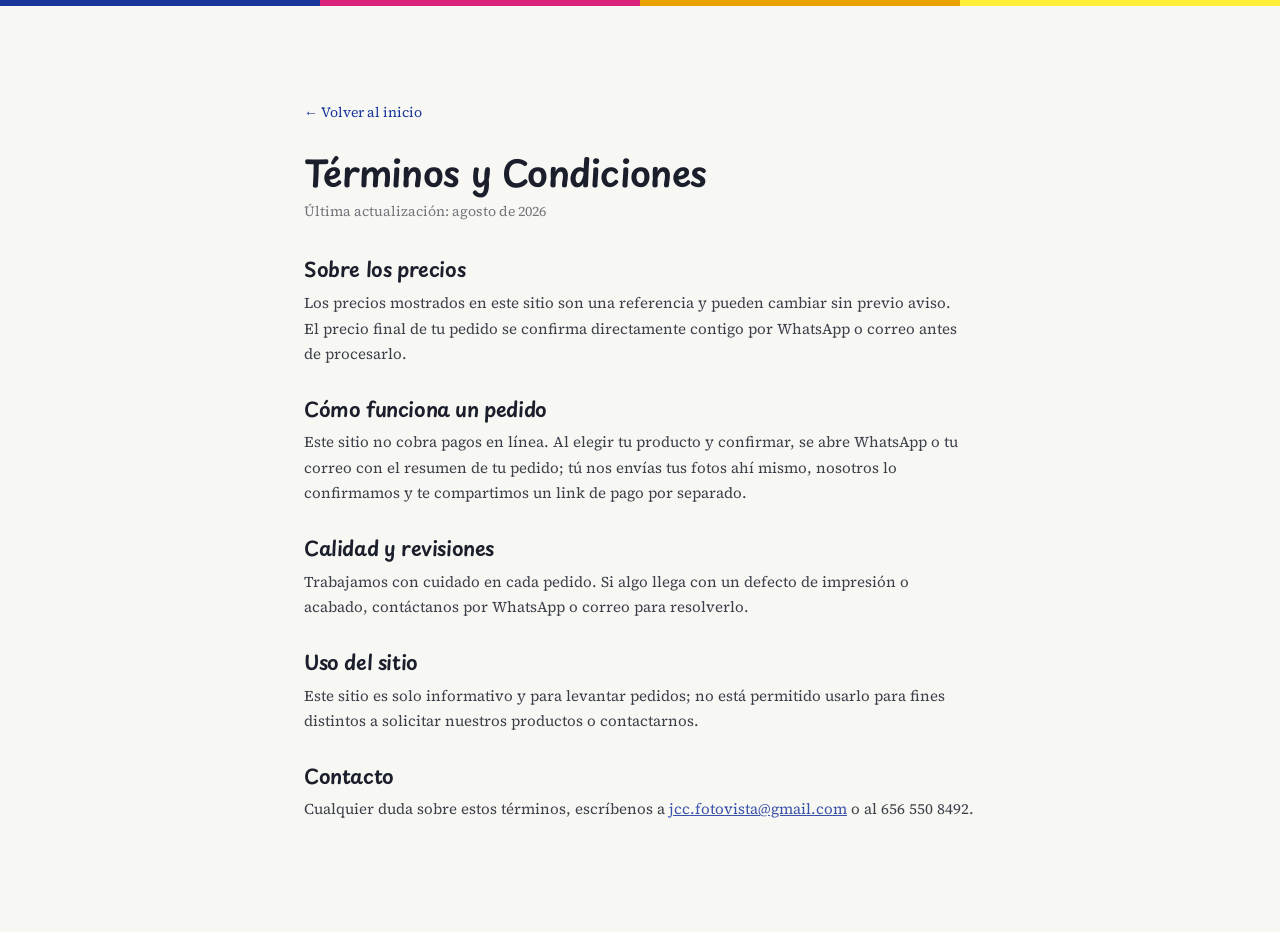
<file: terminos.html>
<!DOCTYPE html>
<html lang="es">

<head>
  <meta charset="UTF-8">
  <meta name="viewport" content="width=device-width, initial-scale=1.0">
  <title>Términos y Condiciones — Fotovista JCCastillo</title>

  <!-- Favicon / ícono del sitio (ver bloque igual en index.html para detalles) -->
  <link rel="icon" href="assets/favicon.ico" sizes="any">
  <link rel="icon" type="image/png" sizes="32x32" href="assets/favicon-32x32.png">
  <link rel="icon" type="image/png" sizes="16x16" href="assets/favicon-16x16.png">
  <link rel="apple-touch-icon" href="assets/apple-touch-icon.png">
  <link rel="manifest" href="assets/site.webmanifest">

  <!-- Fuentes propias (ver @font-face en theme.css): se piden de inmediato -->
  <link rel="preload" href="assets/fonts/playpen-sans-latin.woff2" as="font" type="font/woff2" crossorigin>
  <link rel="preload" href="assets/fonts/source-serif-4-latin.woff2" as="font" type="font/woff2" crossorigin>
  <link rel="stylesheet" href="styles.css">
  <link rel="stylesheet" href="theme.css">
  <style>
    .legal-wrap{max-width:720px; margin:0 auto; padding:90px 24px 100px;}
    .legal-wrap h1{margin-bottom:8px;}
    .legal-wrap .updated{opacity:.6; font-size:14px; margin-bottom:36px;}
    .legal-wrap h2{font-size:20px; margin:32px 0 10px;}
    .legal-wrap p, .legal-wrap li{font-size:15px; line-height:1.7; opacity:.85; margin-bottom:10px;}
    .legal-wrap ul{padding-left:22px; margin-bottom:16px;}
    .legal-wrap a{color:var(--safelight);}
    .back-home{display:inline-block; margin-bottom:30px; font-size:14px; color:var(--safelight); text-decoration:none;}
  </style>
  <script src="medicion.js" defer></script>
</head>

<body>
  <div class="legal-wrap">
    <a href="index.html" class="back-home">← Volver al inicio</a>
    <h1>Términos y Condiciones</h1>
    <p class="updated">Última actualización: agosto de 2026</p>

    <!-- ⚠️ NOTA PARA DAVID: borrador general otra vez, mismo aviso que en privacidad.html.
         Los precios y tiempos de entrega de aquí abajo los dejé genéricos porque no me has
         confirmado datos como tiempo de entrega o política de reembolsos — ajústalos cuando
         los tengas, o dime los datos y te los actualizo yo. -->

    <h2>Sobre los precios</h2>
    <p>Los precios mostrados en este sitio son una referencia y pueden cambiar sin previo aviso. El
      precio final de tu pedido se confirma directamente contigo por WhatsApp o correo antes de
      procesarlo.</p>

    <h2>Cómo funciona un pedido</h2>
    <p>Este sitio no cobra pagos en línea. Al elegir tu producto y confirmar, se abre WhatsApp o tu correo
      con el resumen de tu pedido; tú nos envías tus fotos ahí mismo, nosotros lo confirmamos y te
      compartimos un link de pago por separado.</p>

    <h2>Calidad y revisiones</h2>
    <p>Trabajamos con cuidado en cada pedido. Si algo llega con un defecto de impresión o acabado,
      contáctanos por WhatsApp o correo para resolverlo.</p>

    <h2>Uso del sitio</h2>
    <p>Este sitio es solo informativo y para levantar pedidos; no está permitido usarlo para fines
      distintos a solicitar nuestros productos o contactarnos.</p>

    <h2>Contacto</h2>
    <p>Cualquier duda sobre estos términos, escríbenos a <a href="mailto:jcc.fotovista@gmail.com">jcc.fotovista@gmail.com</a>
      o al 656 550 8492.</p>
  </div>
</body>

</html>
</file>
<file: styles.css>
:root {
  --paper: #FAFAF9;
  --paper-dim: #F0ECE3;
  --charcoal: #170c00;
  --charcoal-2: #2A241E;
  --amber: #C97A3D;
  --safelight: #B8391F;
  --ink: #262019;
  --metal: #968F82;
  --ok: #4C7A5A;

  --dark-r: 190;
  --dark-g: 40;
  --dark-b: 20;

  /* Colores de marca nuevos */
  --brand-pink: #D9237D;
  --brand-blue: #19359C;
  --brand-amber: #E9A200;
  --brand-yellow: #FFEF37;
}

* {
  box-sizing: border-box;
  margin: 0;
  padding: 0;
}

html {
  scroll-behavior: smooth;
}

img,
svg {
  max-width: 100%;
}

/* ==========================================================
   BODY
   ========================================================== */

body {
  font-family: 'Source Serif 4', serif;
  color: var(--ink);
  transition: background .6s ease, color .6s ease;
  overflow-x: hidden;

  background:
    radial-gradient(700px 600px at 96% 0%,
      color-mix(in srgb, var(--brand-blue) 5%, transparent),
      transparent 70%),
    radial-gradient(650px 550px at 0% 28%,
      color-mix(in srgb, var(--brand-pink) 4%, transparent),
      transparent 70%),
    radial-gradient(700px 600px at 100% 72%,
      color-mix(in srgb, var(--brand-amber) 5%, transparent),
      transparent 70%),
    radial-gradient(650px 550px at 4% 100%,
      color-mix(in srgb, var(--brand-yellow) 6%, transparent),
      transparent 70%),
    var(--paper);

  background-attachment: fixed;
  background-color: var(--paper);
}

/* ==========================================================
   DARKROOM
   ========================================================== */

body.darkroom {
  background:
    radial-gradient(700px 600px at 96% 0%,
      color-mix(in srgb, var(--brand-blue) 8%, transparent),
      transparent 70%),
    radial-gradient(650px 550px at 0% 28%,
      color-mix(in srgb, var(--brand-pink) 7%, transparent),
      transparent 70%),
    radial-gradient(700px 600px at 100% 72%,
      color-mix(in srgb, var(--brand-amber) 8%, transparent),
      transparent 70%),
    radial-gradient(650px 550px at 4% 100%,
      color-mix(in srgb, var(--brand-yellow) 9%, transparent),
      transparent 70%),
    #120c0a;

  background-attachment: fixed;
  color: #EAD9C9;
}

body.darkroom .panel {
  background: #1c1210;
}

body.darkroom .card {
  background: #1c1210;
  border-color: #4a2318;
}

body.darkroom img {
  filter: grayscale(.2) contrast(1.05);
}

/* ---------- Fuentes ---------- */

.label,
nav a,
.btn,
.card-tag,
.logo,
.stepnum {
  font-family: 'Source Serif 4', serif;
  letter-spacing: .04em;
}

h1,
h2,
h3,
.cfg-title {
  font-family: 'Playpen Sans', cursive;
  letter-spacing: normal;
}

/* ---------- Darkroom overlay ---------- */

#safelight-overlay {
  position: fixed;
  inset: 0;
  pointer-events: none;
  z-index: 9998;
  background: rgba(var(--dark-r), var(--dark-g), var(--dark-b), 0);
  mix-blend-mode: multiply;
  transition: background .8s ease;
}

body.darkroom #safelight-overlay {
  background: rgba(var(--dark-r), var(--dark-g), var(--dark-b), .55);
}

/* ==========================================================
   LAYOUT
   ========================================================== */

.wrap {
  max-width: 1180px;
  margin: 0 auto;
  padding: 0 28px;
}

section {
  padding: 96px 0;
}

/* ==========================================================
   HEADER
   ========================================================== */

header {
  position: sticky;
  top: 0;
  z-index: 50;

  background: linear-gradient(90deg,
      color-mix(in srgb, var(--brand-blue) 40%, var(--paper)),
      color-mix(in srgb, var(--brand-pink) 40%, var(--paper)));

  border-bottom: 1px solid rgba(38, 32, 25, .12);
  transition: background .6s ease, border-color .6s ease;
}

header::after {
  content: '';
  display: block;
  height: 4px;

  background: linear-gradient(90deg,
      var(--brand-blue),
      var(--brand-pink),
      var(--brand-amber),
      var(--brand-yellow));
}

body.darkroom header::after {
  opacity: .7;
}

body.darkroom header {
  background: #120c0a;
  border-bottom-color: rgba(234, 217, 201, .15);
}

header .wrap {
  display: flex;
  align-items: center;
  justify-content: space-between;
  padding-top: 18px;
  padding-bottom: 18px;
}

.logo {
  font-size: 26px;
  color: var(--ink);
  transition: color .6s;
  cursor: pointer;
  display: flex;
  flex-direction: column;
  align-items: flex-start;
  gap: 2px;
}

/* Frase corta bajo el logo del header, para que se identifique el giro del
   negocio de un vistazo (el logo ya trae "Tu mejor impresión" dentro de la
   imagen, pero a este tamaño es ilegible, así que se repite como texto real). */
.logo-tagline {
  font-size: 11px;
  letter-spacing: .05em;
  text-transform: uppercase;
  color: var(--ink);
  opacity: .55;
  transition: color .6s;
}

body.darkroom .logo-tagline {
  color: #EAD9C9;
}

footer .logo-tagline {
  display: none;
}

body.darkroom .logo {
  color: #EAD9C9;
}

.logo span {
  color: var(#000000);
  font-weight: bold;
}

nav {
  display: flex;
  gap: 34px;
  align-items: center;
}

nav a {
  font-size: 16px;
  color: var(--ink);
  text-decoration: none;
  opacity: .9;
  transition: opacity .2s, color .6s;
  cursor: pointer;
}

nav a:hover {
  opacity: 1;
}

body.darkroom nav a {
  color: #EAD9C9;
}

.safelight-toggle {
  display: flex;
  align-items: center;
  gap: 10px;

  background: transparent;
  border: 1px solid var(--metal);
  color: var(--ink);

  font-family: 'Source Serif 4', serif;
  font-size: 14px;
  letter-spacing: .06em;

  padding: 9px 16px;
  border-radius: 20px;
  cursor: pointer;

  transition: all .3s;
}

.safelight-toggle:hover {
  border-color: var(--safelight);
  color: var(--safelight);
}

body.darkroom .safelight-toggle {
  color: #EAD9C9;
  border-color: #EAD9C9;
}

.dot {
  width: 9px;
  height: 9px;
  border-radius: 50%;
  background: var(--metal);
  transition: background .4s;
}

body.darkroom .dot {
  background: var(--safelight);
  box-shadow: 0 0 8px var(--safelight);
}

.menu-btn {
  display: none;
  background: none;
  border: none;
  font-size: 26px;
  color: var(--ink);
  cursor: pointer;
}

body.darkroom .menu-btn {
  color: #EAD9C9;
}

/* ==========================================================
   HERO
   ========================================================== */

.hero {
  padding: 70px 0 40px;
}

.hero-grid {
  display: grid;
  grid-template-columns: 1.1fr .9fr;
  gap: 56px;
  align-items: center;
}

.eyebrow {
  display: inline-block;
  font-size: 14px;
  color: var(--safelight);
  border: 1px solid var(--safelight);
  padding: 5px 12px;
  border-radius: 16px;
  margin-bottom: 22px;

  font-family: 'Source Serif 4', serif;
  letter-spacing: .1em;
}

.hero h1 {
  font-size: clamp(42px, 6vw, 72px);
  line-height: 1.02;
  color: var(--ink);
  transition: color .6s;
  margin-bottom: 22px;
}

body.darkroom .hero h1 {
  color: #EAD9C9;
}

.hero p {
  font-size: 18px;
  line-height: 1.6;
  color: var(--ink);
  max-width: 480px;
  opacity: .92;
  margin-bottom: 32px;
}

body.darkroom .hero p {
  color: #EAD9C9;
}

.btn-row {
  display: flex;
  gap: 16px;
  flex-wrap: wrap;
}

.btn {
  font-size: 15px;
  padding: 14px 26px;
  border-radius: 2px;
  text-decoration: none;
  display: inline-block;
  cursor: pointer;

  border: 1px solid transparent;
  letter-spacing: .05em;

  transition:
    transform .2s,
    background .3s,
    color .3s;
}

.btn-primary {
  background: var(--safelight);
  color: #fff;
}

.btn-primary:hover {
  transform: translateY(-2px);
}

.btn-ghost {
  border-color: var(--ink);
  color: var(--ink);
  background: transparent;
}

body.darkroom .btn-ghost {
  border-color: #EAD9C9;
  color: #EAD9C9;
}

.dark-section .btn-ghost {
  border-color: var(--paper);
  color: var(--paper);
}

.btn-ghost:hover {
  transform: translateY(-2px);
}

.btn:disabled {
  opacity: .35;
  cursor: not-allowed;
}

/* ==========================================================
   PHOTO STACK
   ========================================================== */

.photo-stack {
  position: relative;
  height: 420px;
  width: 100%;
}

.photo-card {
  position: absolute;
  background: #fff;

  padding: 10px 10px 30px;
  border-radius: 2px;

  box-shadow: 0 14px 30px rgba(0, 0, 0, .18);

  transform: rotate(var(--rot));
  animation: pc-float 6s ease-in-out infinite;

  cursor: grab;
  touch-action: none;
  user-select: none;
}

.photo-card:active {
  cursor: grabbing;
}

.photo-card img {
  display: block;
  width: 100%;
  height: 100%;
  object-fit: cover;
  pointer-events: none;
}

.photo-card .pc-tag {
  position: absolute;
  left: 10px;
  bottom: 8px;

  font-family: 'Source Serif 4', serif;
  font-size: 12px;
  letter-spacing: .04em;
  color: var(--metal);
}

.pc-1 {
  width: min(46vw, 230px);
  aspect-ratio: 16/20;
  top: 0;
  left: 8%;
  z-index: 1;
}

.pc-2 {
  width: min(34vw, 175px);
  aspect-ratio: 5/7;
  top: 26%;
  left: 42%;
  z-index: 2;
}

.pc-3 {
  width: min(28vw, 145px);
  aspect-ratio: 4/6;
  top: 54%;
  left: 6%;
  z-index: 3;
}

.photo-card.dragging {
  animation-play-state: paused;
  box-shadow: 0 20px 40px rgba(0, 0, 0, .28);
}

@keyframes pc-float {

  0%,
  100% {
    transform: rotate(var(--rot)) translateY(0);
  }

  50% {
    transform: rotate(calc(var(--rot) + 1.5deg)) translateY(-10px);
  }
}

@media(prefers-reduced-motion: reduce) {
  .photo-card {
    animation: none;
  }
}

@media(max-width:900px) {
  .photo-stack {
    height: 360px;
    margin-top: 20px;
  }
}

/* ==========================================================
   SECTION HEADS
   ========================================================== */

.sec-head {
  margin-bottom: 52px;
  max-width: 640px;
}

.sec-num {
  font-size: 14px;
  color: var(--safelight);

  font-family: 'Source Serif 4', serif;
  letter-spacing: .15em;

  margin-bottom: 10px;
  display: block;
}

.sec-head h2 {
  font-size: clamp(30px, 4vw, 44px);
  color: var(--ink);
  transition: color .6s;
}

body.darkroom .sec-head h2 {
  color: #EAD9C9;
}

.sec-head p {
  margin-top: 14px;
  font-size: 17px;
  opacity: .88;
  line-height: 1.6;
}

/* ==========================================================
   NOSOTROS
   ========================================================== */

.dark-section {
  position: relative;
  color: var(--paper);

  background-image:
    linear-gradient(to bottom,
      transparent,
      var(--charcoal) 5px,
      var(--charcoal) calc(100% - 5px),
      transparent);
}

.dark-section h1,
.dark-section h2,
.dark-section h3 {
  color: var(--paper);
}

.dark-section .sec-num {
  color: var(--brand-yellow);
}

.dark-section .stat span {
  color: var(--paper);
  opacity: .7;
}

.about {
  transition: background .6s;
}

.about-grid {
  display: grid;
  grid-template-columns: .9fr 1.1fr;
  gap: 60px;
  align-items: center;
}

.about-grid img {
  width: 100%;
  height: auto;
  border-radius: 2px;
  display: block;
}

.about-grid p {
  font-size: 17px;
  line-height: 1.75;
  opacity: .92;
  margin-bottom: 16px;
}

.stat-row {
  display: flex;
  gap: 40px;
  margin-top: 30px;
}

.stat b {
  display: block;

  font-family: 'Source Serif 4', serif;
  font-size: 34px;
  color: var(--safelight);
}

.stat span {
  font-size: 13px;
  opacity: .7;
  letter-spacing: .03em;
}

/* ==========================================================
   SERVICIOS
   ========================================================== */

.services-grid {
  display: grid;
  grid-template-columns: repeat(4, 1fr);
  gap: 22px;
}

.card {
  background: #fff;
  border: 1px solid rgba(38, 32, 25, .1);
  border-radius: 2px;

  padding: 30px 24px;

  transition:
    transform .25s,
    box-shadow .25s,
    background .6s,
    border-color .6s;
}

body.darkroom .card {
  background: #1c1210;
  border-color: #3a231c;
}

.card:hover {
  transform: translateY(-6px);
  box-shadow: 0 14px 28px rgba(38, 32, 25, .12);
}

.card-num {
  font-family: 'Source Serif 4', serif;
  color: var(--safelight);
  font-size: 15px;
  letter-spacing: .1em;
}

.card h3 {
  font-size: 22px;
  margin: 14px 0 10px;

  font-family: 'Source Serif 4', serif;
  font-weight: 600;
}

.card p {
  font-size: 16px;
  opacity: .88;
  line-height: 1.55;
}

.svc-blue {
  border-left: 5px solid var(--brand-blue);
}

.svc-pink {
  border-left: 5px solid var(--brand-pink);
}

.svc-amber {
  border-left: 5px solid var(--brand-amber);
}

.svc-blue .card-num {
  color: var(--brand-blue);
}

.svc-pink .card-num {
  color: var(--brand-pink);
}

.svc-amber .card-num {
  color: var(--brand-amber);
}

.svc-blue:hover {
  background: color-mix(in srgb, var(--brand-blue) 14%, #fff);
}

.svc-pink:hover {
  background: color-mix(in srgb, var(--brand-pink) 14%, #fff);
}

.svc-amber:hover {
  background: color-mix(in srgb, var(--brand-amber) 16%, #fff);
}

body.darkroom .svc-blue:hover {
  background: color-mix(in srgb, var(--brand-blue) 22%, #1c1210);
}

body.darkroom .svc-pink:hover {
  background: color-mix(in srgb, var(--brand-pink) 22%, #1c1210);
}

body.darkroom .svc-amber:hover {
  background: color-mix(in srgb, var(--brand-amber) 22%, #1c1210);
}

/* ==========================================================
   PRODUCTOS
   ========================================================== */

.products {
  background: var(--charcoal);
  color: var(--paper);
}

.products .sec-head h2 {
  color: var(--paper);
}

.products .sec-head p {
  color: var(--paper);
  opacity: .65;
}

.prod-grid {
  display: grid;
  grid-template-columns: repeat(3, 1fr);
  gap: 24px;
}

.prod-card {
  position: relative;
  border-radius: 2px;
  overflow: hidden;

  border: none;
  padding: 0;
  margin: 0;

  cursor: pointer;
  text-align: left;

  background: none;
  display: block;
  width: 100%;

  transition: transform .2s;
}

.prod-card:hover {
  transform: translateY(-4px);
}

.prod-card:focus-visible {
  outline: 2px solid var(--safelight);
  outline-offset: 3px;
}

.prod-card img {
  width: 100%;
  height: 280px;
  object-fit: cover;
  display: block;

  transition: transform .5s;
}

.prod-card:hover img {
  transform: scale(1.06);
}

.prod-tag {
  position: absolute;
  top: 16px;
  left: 16px;

  background: var(--safelight);
  color: #fff;

  font-family: 'Source Serif 4', serif;
  font-size: 12px;
  letter-spacing: .08em;

  padding: 5px 10px;
  border-radius: 20px;
}

.prod-info {
  position: absolute;
  bottom: 0;
  left: 0;
  right: 0;

  padding: 20px;

  background: linear-gradient(0deg,
      rgba(0, 0, 0, .75),
      transparent);
}

.prod-info h3 {
  font-family: 'Source Serif 4', serif;
  font-size: 19px;
  color: #fff;
  font-weight: 600;
}

.prod-info span {
  font-size: 15px;
  color: #e6c9a8;
  display: block;
  margin-top: 2px;
}

.prod-info em {
  font-style: normal;
  display: block;
  margin-top: 8px;

  font-family: 'Source Serif 4', serif;
  font-size: 12px;
  letter-spacing: .08em;

  color: var(--safelight);
}

/* ==========================================================
   GALERÍA
   ========================================================== */

.gallery-grid {
  columns: 4 220px;
  column-gap: 14px;
}

.gallery-grid img {
  width: 100%;
  height: auto;
  display: block;
  object-fit: contain;

  border-radius: 2px;
  cursor: pointer;

  transition: transform .3s, box-shadow .3s;

  margin-bottom: 14px;
  break-inside: avoid;
}

.gallery-grid img:hover {
  transform: scale(1.045);
  box-shadow: 0 12px 24px rgba(38, 32, 25, .25);
}

/* ==========================================================
   RESEÑAS
   ========================================================== */

.reviews {
  transition: background .6s;
}

.reviews-grid {
  display: grid;
  grid-template-columns: repeat(3, 1fr);
  gap: 22px;
  margin-bottom: 40px;
}

.reviews-grid-1 {
  grid-template-columns: 1fr;
  max-width: 420px;
}

.review-card {
  color: #000000;
  background: #fff;

  padding: 26px;
  border-radius: 2px;

  transition: background .6s;
}

body.darkroom .review-card {
  background: #1c1210;
  color: #EAD9C9;
}

.stars {
  color: var(--safelight);
  font-size: 15px;
  margin-bottom: 12px;
  letter-spacing: 2px;
}

.review-card p {
  font-size: 16px;
  line-height: 1.6;
  opacity: .9;
  margin-bottom: 16px;
}

.review-name {
  font-family: 'Source Serif 4', serif;
  font-size: 15px;
  letter-spacing: .05em;
  opacity: .85;
}

.google-badge {
  display: flex;
  align-items: center;
  gap: 14px;

  color: var(--ink);
  background: #fff;
  padding: 16px 22px;
  border-radius: 2px;

  max-width: 340px;

  transition: background .6s;
}

body.darkroom .google-badge {
  background: #1c1210;
  color: #EAD9C9;
}

.google-badge .gscore {
  font-family: 'Source Serif 4', serif;
  font-size: 30px;
  color: var(--safelight);
}

.google-badge small {
  display: block;
  opacity: .8;
  font-size: 14px;
  margin-top: 2px;
}

.google-badge small a {
  color: var(--safelight);
  text-decoration: none;
}

.google-badge small a:hover {
  text-decoration: underline;
}

/* ==========================================================
   PROMO BUBBLE
   ========================================================== */

.promo-bubble {
  position: fixed;
  bottom: 96px;
  right: 24px;
  z-index: 69;

  width: 230px;

  background: #fff;
  border-radius: 14px;

  padding: 16px 18px 18px;

  box-shadow: 0 10px 30px rgba(0, 0, 0, .18);

  opacity: 0;
  visibility: hidden;

  transform: translateY(10px) scale(.96);

  transition:
    opacity .3s,
    transform .3s,
    visibility .3s;

  pointer-events: none;
}

.promo-bubble.show {
  opacity: 1;
  visibility: visible;

  transform: translateY(0) scale(1);

  pointer-events: auto;
}

.promo-bubble::after {
  content: '';

  position: absolute;
  bottom: -8px;
  right: 26px;

  width: 16px;
  height: 16px;

  background: #fff;

  clip-path: polygon(0 0, 100% 0, 0 100%);
}

.promo-bubble-close {
  position: absolute;
  top: 6px;
  right: 8px;

  background: none;
  border: none;

  font-size: 18px;
  line-height: 1;

  color: var(--metal);
  cursor: pointer;
  padding: 4px;
}

.promo-bubble-close:hover {
  color: var(--ink);
}

.promo-bubble p {
  font-size: 14px;
  line-height: 1.4;

  margin: 6px 0 12px;
  padding-right: 10px;
}

.promo-bubble-btn {
  display: inline-block;

  background: var(--safelight);
  color: #fff;

  text-decoration: none;

  font-size: 13px;
  padding: 8px 14px;
  border-radius: 16px;

  font-family: 'Source Serif 4', serif;
}

body.catalog-mode .promo-bubble {
  display: none;
}

@media(max-width:560px) {
  .promo-bubble {
    right: 16px;
    bottom: 80px;
    width: 200px;
  }
}

/* ==========================================================
   FAQ
   ========================================================== */

.faq-list {
  max-width: 720px;
}

.faq-item {
  background: #fff;

  border: 1px solid rgba(38, 32, 25, .1);
  border-radius: 2px;

  padding: 20px 24px;
  margin-bottom: 12px;

  transition: border-color .2s;
}

.faq-item[open] {
  border-color: var(--safelight);
}

body.darkroom .faq-item {
  background: #1c1210;
}

.faq-item summary {
  cursor: pointer;

  font-size: 16px;
  font-weight: 600;

  list-style: none;

  display: flex;
  align-items: center;
  justify-content: space-between;

  gap: 16px;
}

.faq-item summary::-webkit-details-marker {
  display: none;
}

.faq-item summary::after {
  content: '+';

  font-family: 'Playpen Sans', cursive;
  font-size: 22px;

  color: var(--safelight);

  flex-shrink: 0;
}

.faq-item[open] summary::after {
  content: '–';
}

.faq-item p {
  font-size: 16px;
  opacity: .88;
  line-height: 1.6;
  margin-top: 14px;
}

/* ==========================================================
   CONTACTO
   ========================================================== */

.contact-grid {
  display: grid;
  grid-template-columns: 1fr 1fr;
  gap: 56px;
}

.info-row {
  display: flex;
  gap: 16px;
  margin-bottom: 26px;
  align-items: flex-start;
}

.info-row .ico {
  font-family: 'Source Serif 4', serif;

  color: var(--safelight);

  font-size: 13px;

  border: 1px solid var(--safelight);
  border-radius: 50%;

  width: 34px;
  height: 34px;

  display: flex;
  align-items: center;
  justify-content: center;

  flex-shrink: 0;
}

.map-embed {
  width: 100%;
  height: 220px;

  border: 0;
  border-radius: 3px;

  margin-top: 8px;

  filter: grayscale(.15);
}

body.darkroom .map-embed {
  filter: grayscale(.4) invert(.92) contrast(.9);
}

.info-row b {
  display: block;
  font-size: 16px;
  margin-bottom: 4px;
}

.info-row span {
  font-size: 17px;
  opacity: .95;
}

form {
  display: flex;
  flex-direction: column;
  gap: 14px;
}

input,
textarea {
  width: 100%;

  font-family: 'Source Serif 4', serif;
  font-size: 16px;

  padding: 14px 16px;

  border: 1px solid rgba(38, 32, 25, .2);
  border-radius: 2px;

  background: #fff;
  color: var(--ink);

  transition:
    background .6s,
    color .6s,
    border-color .3s;
}

body.darkroom input,
body.darkroom textarea {
  background: #1c1210;
  color: #EAD9C9;
  border-color: #4a2318;
}

input:focus,
textarea:focus {
  outline: 2px solid var(--safelight);
  outline-offset: 1px;
}

textarea {
  resize: vertical;
  min-height: 110px;
}

/* ==========================================================
   FOOTER
   ========================================================== */

footer {
  background: var(--charcoal);
  color: var(--paper);

  padding: 60px 0 0;

  border-top: 4px solid transparent;

  border-image:
    linear-gradient(90deg,
      var(--brand-blue),
      var(--brand-pink),
      var(--brand-amber),
      var(--brand-yellow)) 1;
}

.footer-grid {
  display: grid;
  grid-template-columns: 1.4fr 1fr 1fr 1fr;

  gap: 40px;
  padding-bottom: 44px;
}

.footer-brand p {
  font-size: 15px;
  opacity: .8;

  margin-top: 10px;

  max-width: 260px;
  line-height: 1.5;
}

/* El logo trae texto negro + un remolino de color, así que sobre el fondo
   oscuro del footer no se puede dejar "tal cual" (se pierde) ni ponerlo
   todo blanco con un filtro (se pierde el color de marca). En vez de eso
   se le da una placa clara detrás, para que se vea completo y con color. */
.footer-brand .logo-img {
  background: var(--paper);
  padding: 10px 14px;
  border-radius: 6px;
  opacity: 1;
}

.social-row {
  display: flex;
  gap: 10px;
  margin-top: 16px;
}

.social-link {
  width: 36px;
  height: 36px;

  border-radius: 50%;

  background: rgba(255, 255, 255, .08);

  display: flex;
  align-items: center;
  justify-content: center;

  font-size: 17px;
  text-decoration: none;

  transition: background .2s;
}

.social-link:hover {
  background: rgba(255, 255, 255, .18);
}

.footer-col {
  display: flex;
  flex-direction: column;

  gap: 10px;

  font-size: 15px;
}

.footer-col b {
  font-family: 'Source Serif 4', serif;

  letter-spacing: .04em;
  opacity: .5;

  font-size: 13px;

  margin-bottom: 4px;
}

.footer-col a,
.footer-col span {
  color: var(--paper);
  opacity: .85;
  text-decoration: none;
}

.footer-col a:hover {
  opacity: 1;
}

.footer-bottom {
  border-top: 1px solid rgba(255, 255, 255, .12);

  padding: 20px 0;

  text-align: center;
}

.footer-bottom p {
  font-size: 14px;
  opacity: .65;
}

/* ==========================================================
   CATALOG / CONFIGURATOR
   ========================================================== */

body.catalog-mode .site-section {
  display: none;
}

#catalogOverlay {
  display: none;
}

body.catalog-mode #catalogOverlay {
  display: block;
}

.cfg-wrap {
  max-width: 900px;
  margin: 0 auto;
  padding: 0 28px;
}

.cfg-topbar {
  background: var(--paper-dim);

  border-bottom: 1px solid rgba(38, 32, 25, .12);

  padding: 14px 0;

  position: sticky;
  top: 0;
  z-index: 20;
}

.cfg-topbar .cfg-wrap {
  display: flex;
  align-items: center;
  justify-content: space-between;
}

.cfg-topbar .sec-num {
  color: var(--metal);
}

.back-link {
  font-size: 14px;

  color: var(--metal);

  background: none;
  border: 1px solid transparent;

  cursor: pointer;

  opacity: .85;

  font-family: 'Source Serif 4', serif;
}

.back-link:hover {
  color: var(--safelight);
}

/* Antes esto decía "padding: 24px 0 100px" — al usar un ID (#catalogOverlay)
   le ganaba en especificidad a .cfg-wrap y ponía el padding izquierdo y
   derecho en 0 en TODO el catálogo, pegando todo al borde en el celular.
   Ahora solo toca arriba/abajo; los lados los controla .cfg-wrap. */
#catalogOverlay main {
  padding-top: 24px;
  padding-bottom: 100px;
}

.view {
  display: none;
}

.view.active {
  display: block;
  animation: cfg-fadein .35s ease;
}

@keyframes cfg-fadein {
  from {
    opacity: 0;
    transform: translateY(6px);
  }

  to {
    opacity: 1;
    transform: translateY(0);
  }
}

.cfg-title {
  font-size: clamp(28px, 4vw, 40px);
  margin-bottom: 12px;
}

.subtitle {
  font-size: 16px;
  opacity: .85;

  max-width: 560px;

  margin-bottom: 44px;

  line-height: 1.55;
}

/* ==========================================================
   CATÁLOGO
   ========================================================== */

.cat-grid {
  display: grid;
  grid-template-columns: repeat(2, 1fr);
  gap: 20px;
}

.cat-card {
  background: #fff;

  border: 1px solid rgba(38, 32, 25, .1);
  border-radius: 2px;

  padding: 32px;

  cursor: pointer;

  transition:
    transform .2s,
    box-shadow .2s,
    border-color .2s;

  text-align: left;
}

.cat-card:hover {
  transform: translateY(-4px);
  border-color: var(--safelight);
  box-shadow: 0 14px 28px rgba(38, 32, 25, .12);
}

.cat-icon {
  font-size: 26px;
  margin-bottom: 16px;

  width: 56px;
  height: 56px;

  border-radius: 50%;

  display: flex;
  align-items: center;
  justify-content: center;

  background: var(--paper-dim);
}

.cat-card h3 {
  font-family: 'Source Serif 4', serif;
  font-weight: 600;
  font-size: 22px;
  margin-bottom: 8px;
}

.cat-card p {
  font-size: 15px;
  opacity: .85;
  line-height: 1.5;
}

.cat-tag {
  display: inline-block;

  margin-top: 14px;

  font-size: 12px;
  color: var(--safelight);

  letter-spacing: .06em;

  font-family: 'Source Serif 4', serif;
}

/* ---------- Colores de categoría ---------- */

.cat-c-blue {
  border-top: 4px solid var(--brand-blue);
}

.cat-c-pink {
  border-top: 4px solid var(--brand-pink);
}

.cat-c-amber {
  border-top: 4px solid var(--brand-amber);
}

.cat-c-yellow {
  border-top: 4px solid var(--brand-yellow);
}

/* Paquetes — todavía "próximamente", por eso usa un tono neutro (--metal)
   en vez de uno de los 4 colores de marca, para que se vea distinto a las
   categorías que sí se pueden pedir hoy. */
.cat-c-gray {
  border-top: 4px solid var(--metal);
}

.cat-c-blue .cat-icon {
  background: color-mix(in srgb, var(--brand-blue) 14%, transparent);
}

.cat-c-pink .cat-icon {
  background: color-mix(in srgb, var(--brand-pink) 14%, transparent);
}

.cat-c-amber .cat-icon {
  background: color-mix(in srgb, var(--brand-amber) 16%, transparent);
}

.cat-c-yellow .cat-icon {
  background: color-mix(in srgb, var(--brand-yellow) 30%, transparent);
}

.cat-c-gray .cat-icon {
  background: color-mix(in srgb, var(--metal) 20%, transparent);
}

.cat-c-blue .cat-tag {
  color: var(--brand-blue);
}

.cat-c-pink .cat-tag {
  color: var(--brand-pink);
}

.cat-c-amber .cat-tag {
  color: var(--brand-amber);
}

.cat-c-yellow .cat-tag {
  color: #8a7400;
}

.cat-c-gray .cat-tag {
  color: var(--metal);
}

.prod-card.cat-c-blue .prod-info em {
  color: var(--brand-blue);
}

.prod-card.cat-c-pink .prod-info em {
  color: var(--brand-pink);
}

.prod-card.cat-c-amber .prod-info em {
  color: var(--brand-amber);
}

/* ==========================================================
   STEPS
   ========================================================== */

.steps {
  display: flex;
  gap: 0;

  margin-bottom: 48px;

  border-bottom: 1px solid rgba(38, 32, 25, .15);
}

.step {
  flex: 1;

  padding-bottom: 14px;

  border-bottom: 2px solid transparent;

  opacity: .4;

  display: flex;
  align-items: center;

  gap: 8px;

  font-size: 13px;
}

.step.active {
  opacity: 1;
  border-color: var(--safelight);
}

.step.done {
  opacity: .8;
}

.stepnum {
  width: 22px;
  height: 22px;

  border-radius: 50%;

  border: 1px solid currentColor;

  display: flex;
  align-items: center;
  justify-content: center;

  font-size: 12px;

  flex-shrink: 0;
}

/* ==========================================================
   OPTION CARDS
   ========================================================== */

.opt-grid {
  display: grid;
  grid-template-columns: repeat(4, 1fr);

  gap: 16px;

  margin-bottom: 40px;
}

.opt-grid-2 {
  grid-template-columns: repeat(2, 1fr);
}

.opt-card {
  background: #fff;

  border: 2px solid rgba(38, 32, 25, .12);
  border-radius: 2px;

  padding: 18px 14px;

  text-align: center;

  cursor: pointer;

  transition: all .2s;
}

.opt-card:hover {
  border-color: var(--metal);
}

.opt-card.selected {
  border-color: var(--safelight);

  box-shadow:
    0 0 0 1px var(--safelight);
}

.opt-preview {
  height: 90px;

  display: flex;
  align-items: center;
  justify-content: center;

  margin-bottom: 12px;
}

.opt-preview .rect {
  background: var(--paper-dim);
  border: 1px solid var(--metal);
}

.opt-card b {
  display: block;

  font-size: 16px;

  font-family: 'Source Serif 4', serif;
  font-weight: 600;
}

.opt-card span {
  font-size: 14px;
  opacity: .85;
}

/* ==========================================================
   FRAME SWATCHES
   ========================================================== */

.swatch {
  width: 64px;
  height: 64px;
  border-radius: 3px;
}

.sw-madera {
  background:
    repeating-linear-gradient(115deg,
      #8B5A2B,
      #8B5A2B 4px,
      #a06a35 4px,
      #a06a35 8px);

  border: 3px solid #6e451f;
}

.sw-negro {
  background: #1c1c1c;
  border: 5px solid #0c0c0c;
}

.sw-blanco {
  background: #fff;

  border: 5px solid #eee;

  box-shadow:
    inset 0 0 0 1px #ccc;
}

.sw-dorado {
  background:
    linear-gradient(135deg,
      #d4af6a,
      #a9812f,
      #e8cf8f);

  border: 4px solid #a9812f;
}

/* ==========================================================
   UPLOAD
   ========================================================== */

.upload-zone {
  border: 2px dashed var(--metal);
  border-radius: 4px;

  padding: 40px 20px;

  text-align: center;

  cursor: pointer;

  transition: border-color .2s;

  margin-bottom: 32px;

  background: #fff;
}

.upload-zone:hover,
.upload-zone.drag {
  border-color: var(--safelight);
}

.upload-zone p {
  font-size: 15px;
  opacity: .7;
  margin-top: 8px;
}

.upload-zone .up-ico {
  font-size: 30px;
}

/* ==========================================================
   PREVIEW
   ========================================================== */

.preview-stage {
  display: flex;
  align-items: center;
  justify-content: center;

  background: var(--paper-dim);

  border-radius: 4px;

  padding: 50px 20px;

  margin-bottom: 32px;

  min-height: 340px;
}

.frame-box {
  display: flex;
  align-items: center;
  justify-content: center;

  background: #fff;

  box-shadow:
    0 12px 30px rgba(0, 0, 0, .18);
}

.frame-box img {
  display: block;

  object-fit: cover;

  width: 100%;
  height: 100%;
}

.frame-placeholder {
  color: var(--metal);

  font-size: 14px;

  text-align: center;

  padding: 20px;
}

/* ==========================================================
   PHOTO GRID
   ========================================================== */

.photo-grid {
  display: grid;
  grid-template-columns: repeat(4, 1fr);

  gap: 14px;

  margin-bottom: 32px;
}

.photo-item {
  position: relative;

  border-radius: 3px;
  overflow: hidden;

  background: #fff;

  border: 1px solid rgba(38, 32, 25, .1);
}

.photo-item img {
  width: 100%;
  height: 120px;

  object-fit: cover;

  display: block;
}

.photo-item .qty-row {
  display: flex;
  align-items: center;
  justify-content: space-between;

  padding: 8px 10px;

  font-size: 13px;
}

.qty-row button {
  width: 22px;
  height: 22px;

  border: 1px solid var(--metal);

  background: #fff;

  border-radius: 50%;

  cursor: pointer;

  font-size: 13px;
  line-height: 1;
}

.photo-item .remove {
  position: absolute;

  top: 6px;
  right: 6px;

  background: rgba(0, 0, 0, .6);
  color: #fff;

  border: none;

  width: 22px;
  height: 22px;

  border-radius: 50%;

  cursor: pointer;

  font-size: 13px;
}

.add-more {
  border: 2px dashed var(--metal);
  border-radius: 3px;

  display: flex;
  align-items: center;
  justify-content: center;

  min-height: 120px;

  cursor: pointer;

  font-size: 26px;

  color: var(--metal);

  background: #fff;
}

.add-more:hover {
  border-color: var(--safelight);
  color: var(--safelight);
}

/* ==========================================================
   REVIEW SUMMARY
   ========================================================== */

.review-box {
  background: #fff;

  border: 1px solid rgba(38, 32, 25, .1);

  border-radius: 3px;

  padding: 26px;

  margin-bottom: 32px;
}

.review-row {
  display: flex;
  justify-content: space-between;

  padding: 10px 0;

  border-bottom: 1px solid rgba(38, 32, 25, .08);

  font-size: 16px;
}

.review-row:last-child {
  border-bottom: none;
}

.review-row span:first-child {
  opacity: .8;
}

.review-row b {
  font-family: 'Source Serif 4', serif;
  font-weight: 600;
}

/* ==========================================================
   NAV ROW
   ========================================================== */

.nav-row {
  display: flex;
  justify-content: space-between;

  gap: 14px;
}

/* ==========================================================
   PÓSTUMAS — nota de diseño + galería de ejemplos
   ========================================================== */

.postumas-note {
  font-size: 14px;
  opacity: .75;
  line-height: 1.6;

  margin: -14px 0 32px;
}

.postumas-examples {
  margin-top: 56px;

  padding-top: 40px;

  border-top: 1px solid rgba(38, 32, 25, .12);
}

.postumas-examples-title {
  font-size: 18px;
  margin-bottom: 18px;
}

.postumas-examples-empty {
  font-size: 14px;
  opacity: .7;
  line-height: 1.6;

  max-width: 480px;
}

/* ==========================================================
   SUCCESS
   ========================================================== */

.success-box {
  text-align: center;

  padding: 60px 20px;
}

.success-icon {
  width: 70px;
  height: 70px;

  border-radius: 50%;

  background: var(--ok);
  color: #fff;

  display: flex;
  align-items: center;
  justify-content: center;

  font-size: 32px;

  margin: 0 auto 26px;
}

.folio {
  font-family: 'Source Serif 4', serif;

  font-size: 38px;

  color: var(--safelight);

  margin: 14px 0;
}

.success-box p {
  font-size: 16px;
  opacity: .88;

  max-width: 460px;

  margin: 0 auto 30px;

  line-height: 1.6;
}

input[type=file] {
  display: none;
}

input[type=number] {
  width: 46px;

  text-align: center;

  border: 1px solid var(--metal);

  border-radius: 2px;

  padding: 4px;

  font-family: 'Source Serif 4', serif;
}

/* ==========================================================
   LOGO IMAGE
   ========================================================== */

.logo-img {
  height: 34px;
  width: auto;

  display: block;
}

footer .logo-img {
  height: 28px;
}

/* ==========================================================
   QUANTITY STEPPER
   ========================================================== */

.qty-stepper {
  display: flex;
  align-items: center;

  gap: 22px;

  margin-bottom: 40px;
}

.qty-btn {
  width: 44px;
  height: 44px;

  border-radius: 50%;

  border: 1px solid var(--metal);

  background: #fff;

  font-size: 20px;
  line-height: 1;

  cursor: pointer;

  transition: all .2s;
}

.qty-btn:hover {
  border-color: var(--safelight);
  color: var(--safelight);
}

.qty-value {
  font-family: 'Source Serif 4', serif;

  font-size: 30px;

  min-width: 40px;

  text-align: center;
}

/* ==========================================================
   ORDER CHANNEL
   ========================================================== */

.channel-row {
  display: flex;
  gap: 14px;
  flex-wrap: wrap;
}

.channel-row .btn {
  flex: 1;

  min-width: 200px;

  text-align: center;
}

/* ==========================================================
   MEMBERSHIP
   ========================================================== */

.member-box {
  background: var(--paper-dim);

  border: 1px dashed rgba(38, 32, 25, .25);

  border-radius: 3px;

  padding: 18px 20px;

  margin-bottom: 28px;
}

.member-box b {
  display: block;

  font-size: 14px;

  margin-bottom: 10px;
}

.member-row {
  display: flex;

  gap: 10px;
}

.member-row input {
  flex: 1;

  border: 1px solid rgba(38, 32, 25, .2);

  border-radius: 2px;

  padding: 10px 12px;

  font-family: 'Source Serif 4', serif;

  font-size: 16px;

  background: #fff;
}

.member-row .btn {
  padding: 10px 18px;
}

.member-feedback {
  font-size: 13px;

  margin-top: 8px;

  min-height: 16px;
}

.member-feedback.ok {
  color: var(--ok);
}

.member-feedback.err {
  color: var(--safelight);
}

.pro-tag {
  color: var(--ok);
}

/* ==========================================================
   BOTÓN "PRUÉBALO EN TU PARED"
   ========================================================== */

.cat-preview-link {
  display: block;

  margin-top: 10px;

  background: none;
  border: none;

  padding: 0;

  font-family: 'Source Serif 4', serif;

  font-size: 13px;

  color: var(--metal);

  cursor: pointer;

  text-align: left;
}

.cat-preview-link:hover {
  color: var(--safelight);
}

/* ==========================================================
   WALL PREVIEW
   ========================================================== */

.wall-preview-stage {
  position: relative;

  border-radius: 4px;

  overflow: hidden;

  height: 360px;

  display: flex;
  align-items: center;
  justify-content: center;

  margin-bottom: 20px;

  background:
    radial-gradient(120% 100% at 50% 20%,
      rgba(0, 0, 0, 0) 55%,
      rgba(0, 0, 0, .06) 100%),
    linear-gradient(180deg,
      #E7E6E2,
      #DAD8D2);
}

.wall-frame {
  position: relative;

  z-index: 1;

  width: min(70%, 280px);

  aspect-ratio: 4/5;

  display: flex;
  align-items: center;
  justify-content: center;

  overflow: hidden;

  box-shadow:
    0 20px 40px rgba(0, 0, 0, .28);
}

.wall-frame-delgado {
  padding: 10px;

  border-radius: 1px;

  background:
    linear-gradient(155deg,
      #3a3a3a,
      #060606 55%,
      #2c2c2c);
}

.wall-frame-grueso {
  padding: 32px;

  border-radius: 1px;

  background:
    linear-gradient(155deg,
      #7a7067,
      #4f463e 55%,
      #6b6157);
}

.wall-frame-bastidor {
  padding: 0;

  box-shadow:
    0 20px 40px rgba(0, 0, 0, .3),
    inset 0 0 0 3px rgba(255, 255, 255, .5);
}

.wall-frame img {
  width: 100%;
  height: 100%;

  object-fit: cover;

  display: block;

  background: #fff;
}

.wall-frame-placeholder {
  color: #565049;

  font-size: 14px;

  text-align: center;

  padding: 0 20px;

  opacity: .7;

  font-family: 'Source Serif 4', serif;
}

/* ==========================================================
   FRAME TYPE SELECTOR
   ========================================================== */

.frame-type-row {
  display: flex;

  gap: 10px;

  margin-bottom: 20px;
}

.frame-type-btn {
  padding: 9px 18px;

  border-radius: 20px;

  border: 1px solid rgba(38, 32, 25, .2);

  background: #fff;

  font-family: 'Source Serif 4', serif;

  font-size: 14px;

  cursor: pointer;

  transition: all .2s;
}

.frame-type-btn.active {
  background: var(--ink);

  color: #fff;

  border-color: var(--ink);
}

.upload-row {
  display: flex;

  align-items: center;

  gap: 16px;

  flex-wrap: wrap;

  margin-bottom: 32px;
}

.upload-hint {
  font-size: 13px;
  color: var(--metal);
}

/* ==========================================================
   WHATSAPP FLOAT
   ========================================================== */

.whatsapp-float {
  position: fixed;

  bottom: 24px;
  right: 24px;

  width: 56px;
  height: 56px;

  border-radius: 50%;

  background: #25D366;
  color: #fff;

  display: flex;
  align-items: center;
  justify-content: center;

  font-size: 26px;

  text-decoration: none;

  box-shadow:
    0 6px 20px rgba(0, 0, 0, .25);

  z-index: 70;

  transition: transform .2s;
}

.whatsapp-float:hover {
  transform: scale(1.08);
}

body.catalog-mode .whatsapp-float {
  display: none;
}

/* ==========================================================
   ACCESSIBILITY / MOTION
   ========================================================== */

@media (prefers-reduced-motion: reduce) {
  * {
    transition: none !important;
  }
}

/* ==========================================================
   RESPONSIVE — 900px
   ========================================================== */

@media(max-width:900px) {

  .hero .wrap {
    grid-template-columns: 1fr !important;
  }

  .about-grid,
  .contact-grid {
    grid-template-columns: 1fr;
  }

  .services-grid {
    grid-template-columns: repeat(2, 1fr);
  }

  .prod-grid {
    grid-template-columns: 1fr 1fr;
  }

  .reviews-grid {
    grid-template-columns: 1fr;
  }

  .gallery-grid {
    columns: 2 200px;
  }

  .cat-grid,
  .opt-grid {
    grid-template-columns: repeat(2, 1fr);
  }

  .photo-grid {
    grid-template-columns: repeat(2, 1fr);
  }

  nav {
    position: fixed;

    top: 64px;
    left: 0;
    right: 0;

    background: var(--paper);

    flex-direction: column;

    padding: 20px 28px;

    gap: 18px;

    border-bottom: 1px solid rgba(0, 0, 0, .1);

    transform: translateY(-140%);

    transition: transform .3s;

    z-index: 60;
  }

  body.darkroom nav {
    background: #120c0a;
  }

  nav.open {
    transform: translateY(0);
  }

  .menu-btn {
    display: block;
  }

  .footer-grid {
    grid-template-columns: 1fr 1fr;
    gap: 32px;
  }
}

/* ==========================================================
   RESPONSIVE — 560px
   ========================================================== */

@media(max-width:560px) {

  .services-grid,
  .prod-grid,
  .cat-grid,
  .opt-grid {
    grid-template-columns: 1fr;
  }

  section {
    padding: 64px 0;
  }

  .steps {
    flex-wrap: wrap;
    gap: 10px;
  }

  .step span.step-label {
    display: none;
  }

  .channel-row {
    flex-direction: column;
  }

  .channel-row .btn {
    min-width: 0;
  }

  .member-row {
    flex-direction: column;
    align-items: stretch;
  }

  .cat-card {
    padding: 24px;
  }

  .whatsapp-float {
    width: 50px;
    height: 50px;

    font-size: 22px;

    bottom: 18px;
    right: 18px;
  }

  .promo-bubble {
    right: 16px;
    bottom: 80px;
    width: 200px;
  }
}

/* ==========================================================
   RESPONSIVE — 420px
   ========================================================== */

@media(max-width:420px) {

  .footer-grid {
    grid-template-columns: 1fr;
  }
}

/* ==========================================================
   CONTACT FORM FALLBACK
   Respaldo que aparece bajo el formulario cuando se manda el mensaje,
   por si el "mailto:" no abrió ninguna app de correo (común en celular).
   ========================================================== */

.contact-fallback {
  background: var(--paper-dim);
  border: 1px dashed rgba(38, 32, 25, .25);
  border-radius: 3px;
  padding: 18px 20px;
}

.contact-fallback p {
  font-size: 14px;
  margin-bottom: 12px;
}

.contact-fallback-text {
  white-space: pre-wrap;
  word-break: break-word;
  font-family: 'Source Serif 4', serif;
  font-size: 14px;
  background: #fff;
  border: 1px solid rgba(38, 32, 25, .15);
  border-radius: 2px;
  padding: 12px 14px;
  margin-bottom: 14px;
}

.contact-fallback-actions {
  display: flex;
  flex-wrap: wrap;
  gap: 10px;
}

.contact-fallback-actions .btn {
  font-size: 14px;
  padding: 10px 16px;
}

/* ==========================================================
   ANIMACIONES AL HACER SCROLL
   script.js le pone la clase "reveal-on-scroll" a cada sección
   principal y luego prende/apaga "is-visible" según entra o sale de
   la pantalla — por eso la transición sirve tanto bajando como
   subiendo la página.
   ========================================================== */
.reveal-on-scroll {
  opacity: 0;
  transform: translateY(32px);
  transition: opacity .7s cubic-bezier(.22, .61, .36, 1),
    transform .7s cubic-bezier(.22, .61, .36, 1);
  will-change: opacity, transform;
}

.reveal-on-scroll.is-visible {
  opacity: 1;
  transform: translateY(0);
}

@media (prefers-reduced-motion: reduce) {
  .reveal-on-scroll {
    opacity: 1;
    transform: none;
    transition: none;
  }
}

/* Cuadrículas con aparición "en cascada": script.js le pone la clase
   "stagger-grid" a las cuadrículas (servicios, categorías, galería) y
   luego prende/apaga "is-visible" igual que arriba. Cada tarjeta/foto
   tiene su propio pequeño retraso según su posición, así no aparecen
   todas de golpe. */
.stagger-grid>* {
  transition: opacity .5s ease, transform .5s ease;
}

.stagger-grid:not(.is-visible)>* {
  opacity: 0;
  transform: translateY(20px);
}

.stagger-grid.is-visible>*:nth-child(1) {
  transition-delay: 0ms;
}

.stagger-grid.is-visible>*:nth-child(2) {
  transition-delay: 70ms;
}

.stagger-grid.is-visible>*:nth-child(3) {
  transition-delay: 140ms;
}

.stagger-grid.is-visible>*:nth-child(4) {
  transition-delay: 210ms;
}

.stagger-grid.is-visible>*:nth-child(5) {
  transition-delay: 280ms;
}

.stagger-grid.is-visible>*:nth-child(6) {
  transition-delay: 350ms;
}

.stagger-grid.is-visible>*:nth-child(7) {
  transition-delay: 420ms;
}

.stagger-grid.is-visible>*:nth-child(8) {
  transition-delay: 490ms;
}

.stagger-grid.is-visible>*:nth-child(n+9) {
  transition-delay: 560ms;
}

@media (prefers-reduced-motion: reduce) {
  .stagger-grid>* {
    opacity: 1;
    transform: none;
    transition: none;
  }
}
</file>
<file: theme.css>
/* ==========================================================
   theme.css — identidad "Hoja de contactos" (se carga DESPUÉS de styles.css)

   Idea: un laboratorio fotográfico de barrio con 60 años de oficio.
   - Papel claro y neutro, tinta negro-azulada (sale del azul del logo).
   - Los 4 colores del logo funcionan como una tira de control de color
     de imprenta, y cada uno identifica una familia de productos:
       azul     → Impresiones, negativos, fotógrafos
       rosa     → Cuadro, bastidor y pósters
       ámbar    → Homenaje póstumo y restauración
       amarillo → Fotos ID, currículum y LinkedIn
   - Las fotos se ven como impresiones físicas: borde blanco de papel y
     sombra de mesa. Lo más llamativo son las tres impresiones del hero,
     dibujadas a escala real entre sí (16×20, 5×7 y 4×6).
   - Modo "cuarto oscuro": luz roja de seguridad, se prende con el botón
     del header (body.darkroom). Solo cambia los tokens de color.

   Títulos: Playpen Sans (elegida por la dueña). Texto: Source Serif 4.

   La lógica (script.js, immersive.js, IDs, onclick) NO se toca.
   ========================================================== */

/* ==========================================================
   FUENTES (servidas desde el propio sitio, assets/fonts/)
   Recortadas a los caracteres del español y a los pesos que se usan:
   Playpen Sans 500–600 (títulos) y Source Serif 4 400–700 (texto).
   Licencia SIL Open Font License: se pueden alojar libremente.
   ========================================================== */

@font-face {
  font-family: 'Playpen Sans';
  src: url("assets/fonts/playpen-sans-latin.woff2") format("woff2");
  font-weight: 500 600;
  font-style: normal;
  font-display: swap;
}

@font-face {
  font-family: 'Source Serif 4';
  src: url("assets/fonts/source-serif-4-latin.woff2") format("woff2");
  font-weight: 400 700;
  font-style: normal;
  font-display: swap;
}

/* ==========================================================
   0) TOKENS
   ========================================================== */

:root {
  /* Superficies y tinta */
  --papel: #F7F7F4;          /* fondo general, blanco neutro (no crema) */
  --fijador: #E8E8E3;        /* gris de cuba de fijador: secciones alternas */
  --superficie: #FFFFFF;     /* tarjetas, campos, recuadros */
  --tinta: #1B1F2B;          /* texto principal, negro azulado */
  --tinta-2: #565B66;        /* texto secundario (≥5.5:1 sobre papel y fijador) */
  --linea: rgba(27, 31, 43, .14);
  --linea-fuerte: rgba(27, 31, 43, .30);

  /* Escenario oscuro (Homenaje y footer) */
  --escenario: #171B26;
  --sobre-escenario: #EEF0F4;
  --sobre-escenario-2: #B4B9C4;

  /* Los 4 colores del logo */
  --azul: #19359C;           /* acciones y enlaces (10:1 sobre papel) */
  --azul-hondo: #11266F;
  --rosa: #D9237D;           /* solo bloques, bordes y textos grandes */
  --ambar: #E9A200;          /* solo bloques de color */
  --ambar-oscuro: #A66F00;   /* estrellas y detalles sobre fondo claro */
  --amarillo: #FFEF37;       /* solo bloques y detalles sobre oscuro */

  --accion: var(--azul);
  --accion-hover: var(--azul-hondo);
  --sobre-accion: #FFFFFF;
  --foco: var(--azul);

  /* Tira de control de color: 4 bloques sólidos, sin degradado */
  --tira: linear-gradient(90deg,
      var(--azul) 0 25%, var(--rosa) 25% 50%,
      var(--ambar) 50% 75%, var(--amarillo) 75% 100%);

  /* Impresión física */
  --impresion-borde: #FFFFFF;
  --sombra-impresion: 0 1px 2px rgba(23, 27, 38, .16), 0 14px 30px -14px rgba(23, 27, 38, .38);

  /* Tipografía */
  --font-display: 'Playpen Sans', cursive;
  --font-text: 'Source Serif 4', serif;
  --t-14: 14px;
  --t-16: 16px;
  --t-18: 18px;
  --t-21: 21px;
  --t-24: 24px;
  --t-h3: clamp(22px, 2.2vw, 28px);
  --t-h2: clamp(34px, 4.6vw, 60px);
  --t-h1: clamp(50px, 7vw, 108px);
  --lh-text: 1.65;
  --medida: 34em;

  /* Espaciado (base 4) */
  --s-2: 8px;
  --s-3: 12px;
  --s-4: 16px;
  --s-6: 24px;
  --s-8: 32px;
  --s-12: 48px;
  --s-18: 72px;
  --seccion: clamp(72px, 9vw, 128px);

  /* Radios con jerarquía */
  --r-control: 4px;
  --r-panel: 6px;

  --ancho: 1240px;
  --margen: 28px;
  --header-h: 72px;
  --ease-out: cubic-bezier(0.19, 1, 0.22, 1);
  --rapido: .15s cubic-bezier(0.4, 0, 0.2, 1);

  /* Alias para que styles.css (la base) use la misma paleta */
  --paper: var(--papel);
  --paper-dim: var(--fijador);
  --ink: var(--tinta);
  --charcoal: var(--escenario);
  --metal: #8A8E96;
  --safelight: var(--accion);
}

/* Cuarto oscuro: mismo diseño, iluminado con luz roja de seguridad */
body.darkroom {
  --papel: #140C0A;
  --fijador: #1C1210;
  --superficie: #22160F;
  --tinta: #F3DFD0;
  --tinta-2: #C9AE9C;
  --linea: rgba(243, 223, 208, .16);
  --linea-fuerte: rgba(243, 223, 208, .32);

  --escenario: #0B0605;
  --sobre-escenario: #F3DFD0;
  --sobre-escenario-2: #C9AE9C;

  --accion: #C8361F;           /* rojo de luz de seguridad (5:1 con blanco) */
  --accion-hover: #A82A16;
  --foco: #FF7A5C;

  --impresion-borde: #E4CDBE;
  --sombra-impresion: 0 1px 2px rgba(0, 0, 0, .5), 0 16px 34px -14px rgba(0, 0, 0, .8);

  --metal: #9C8273;
}

/* ==========================================================
   1) BASE
   ========================================================== */

body,
body.darkroom {
  background: var(--papel);
  color: var(--tinta);
  font-family: var(--font-text);
  font-size: var(--t-18);
  line-height: var(--lh-text);
  transition: background-color .6s ease, color .6s ease;
}

h1,
h2,
h3,
.cfg-title {
  font-family: var(--font-display);
  color: inherit;
  text-wrap: balance;
}

h1, h2 {
  font-weight: 600;
  letter-spacing: -0.02em;
  line-height: 1.04;
}

h3 {
  font-weight: 500;
  letter-spacing: -0.01em;
  line-height: 1.18;
}

p { text-wrap: pretty; }

a { transition: color var(--rapido); }

::selection { background: var(--amarillo); color: #1B1F2B; }

:focus-visible {
  outline: 3px solid var(--foco);
  outline-offset: 3px;
}

/* La luz de seguridad: un velo rojo muy suave sobre todo, incluidas las fotos */
#safelight-overlay { background: rgba(200, 40, 20, 0); }
body.darkroom #safelight-overlay { background: rgba(200, 40, 20, .14); }

/* Sin aparición en cascada en cada sección: el contenido ya está ahí.
   El único momento animado es la entrada de las impresiones del hero. */
.reveal-on-scroll,
.reveal-on-scroll.is-visible {
  opacity: 1;
  transform: none;
  transition: none;
  will-change: auto;
}

.stagger-grid > *,
.stagger-grid:not(.is-visible) > * {
  opacity: 1;
  transform: none;
}

/* ==========================================================
   2) BOTONES Y CAMPOS
   ========================================================== */

.btn {
  font-family: var(--font-text);
  font-size: var(--t-16);
  font-weight: 600;
  letter-spacing: 0;
  line-height: 1.2;
  padding: 14px 24px;
  border-radius: var(--r-control);
  border: 1.5px solid transparent;
  transition:
    background-color var(--rapido),
    color var(--rapido),
    border-color var(--rapido),
    transform var(--rapido);
}

.btn:active { transform: translateY(1px); }

.btn-primary,
body.darkroom .btn-primary {
  background: var(--accion);
  border-color: var(--accion);
  color: var(--sobre-accion);
}

.btn-primary:hover {
  background: var(--accion-hover);
  border-color: var(--accion-hover);
  transform: none;
}

.btn-ghost,
.dark-section .btn-ghost,
body.darkroom .btn-ghost {
  background: transparent;
  border-color: var(--linea-fuerte);
  color: var(--tinta);
}

.btn-ghost:hover {
  border-color: var(--tinta);
  background: transparent;
  transform: none;
}

.btn:disabled,
.btn[disabled] {
  opacity: .4;
  cursor: not-allowed;
  transform: none;
}

input,
textarea,
body.darkroom input,
body.darkroom textarea {
  font-family: var(--font-text);
  font-size: var(--t-16);
  background: var(--superficie);
  color: var(--tinta);
  border: 1px solid var(--linea-fuerte);
  border-radius: var(--r-control);
}

input::placeholder,
textarea::placeholder { color: var(--tinta-2); opacity: 1; }

input:focus,
textarea:focus {
  outline: 3px solid color-mix(in srgb, var(--foco) 35%, transparent);
  outline-offset: 0;
  border-color: var(--foco);
}

/* ==========================================================
   3) ETIQUETAS DE SECCIÓN
   Una muestra de color dice a qué familia de productos pertenece
   la sección. Si no hay familia, la muestra es la tira completa.
   ========================================================== */

.sec-num {
  display: flex;
  align-items: center;
  gap: 10px;
  font-family: var(--font-text);
  font-size: var(--t-16);
  font-weight: 600;
  letter-spacing: 0;
  text-transform: none;
  color: var(--tinta-2);
  margin-bottom: var(--s-4);
}

.sec-num::before {
  content: '';
  flex: none;
  width: 28px;
  height: 10px;
  background: var(--muestra, var(--tira));
  box-shadow: inset 0 0 0 1px rgba(27, 31, 43, .12);
}

.dark-section .sec-num,
body.immersive .dark-section .sec-num { color: inherit; }

#foto-cv, .cat-c-yellow, .svc-yellow, #view-fotosid { --muestra: var(--amarillo); --familia: var(--amarillo); }
#posters, .cat-c-pink, .svc-pink, #view-cuadro, #view-preview { --muestra: var(--rosa); --familia: var(--rosa); }
#homenaje, .cat-c-amber, .svc-amber, #view-postumas { --muestra: var(--ambar); --familia: var(--ambar); }
#para-fotografos, .cat-c-blue, .svc-blue, #view-impresiones { --muestra: var(--azul); --familia: var(--azul); }
.cat-c-gray, #view-paquetes { --familia: var(--metal); }

/* Muestra cuadrada para las secciones de producto */
#foto-cv .sec-num::before,
#posters .sec-num::before,
#homenaje .sec-num::before,
#para-fotografos .sec-num::before,
.view .sec-num::before {
  width: 14px;
  height: 14px;
}

/* ==========================================================
   4) HEADER
   ========================================================== */

body.immersive header,
body.darkroom header {
  position: fixed;
  top: 0;
  left: 0;
  right: 0;
  z-index: 80;
  background: color-mix(in srgb, var(--papel) 94%, transparent);
  border-bottom: 0;
  transition: background-color .6s ease;
}

@supports (backdrop-filter: blur(1px)) {
  body.immersive header {
    backdrop-filter: blur(12px);
    -webkit-backdrop-filter: blur(12px);
  }
}

header::after,
body.darkroom header::after {
  height: 4px;
  background: var(--tira);
  opacity: 1;
}

body.immersive header .wrap {
  max-width: var(--ancho);
  min-height: var(--header-h);
  padding: 12px var(--margen);
  gap: 24px;
}

body.immersive header .logo,
body.immersive .menu-btn {
  position: relative;
  z-index: 2;
}

body.immersive .logo-img {
  height: 38px;
  width: auto;
}

/* El logo tiene letras negras: en oscuro se invierten sin perder el color del remolino */
body.darkroom .logo-img {
  filter: invert(1) hue-rotate(180deg);
}

.logo-tagline,
body.darkroom .logo-tagline {
  font-size: 13px;
  letter-spacing: 0;
  text-transform: none;
  color: var(--tinta-2);
  opacity: 1;
}

nav a,
body.darkroom nav a {
  font-family: var(--font-text);
  color: var(--tinta);
  letter-spacing: 0;
}

.header-tools {
  display: flex;
  align-items: center;
  gap: 12px;
  position: relative;
  z-index: 2;
}

/* Interruptor del cuarto oscuro */
.safelight-toggle,
body.darkroom .safelight-toggle {
  display: inline-flex;
  align-items: center;
  gap: 10px;
  background: transparent;
  border: 1px solid var(--linea-fuerte);
  border-radius: var(--r-control);
  color: var(--tinta);
  font-family: var(--font-text);
  font-size: 15px;
  letter-spacing: 0;
  line-height: 1;
  padding: 10px 14px;
  min-height: 40px;
  cursor: pointer;
  transition: border-color var(--rapido), color var(--rapido), background-color var(--rapido);
}

.safelight-toggle:hover { border-color: var(--tinta); color: var(--tinta); }

.safelight-toggle .dot {
  width: 10px;
  height: 10px;
  border-radius: 50%;
  background: transparent;
  box-shadow: inset 0 0 0 1.5px currentColor;
}

body.darkroom .safelight-toggle .dot,
body.darkroom .dot {
  background: #FF3B1F;
  box-shadow: 0 0 0 1.5px #FF3B1F, 0 0 10px 2px rgba(255, 59, 31, .7);
}

/* Escritorio: links en línea; "Productos" es la acción principal */
@media (min-width: 901px) {
  body.immersive .menu-btn { display: none; }

  body.immersive nav { gap: clamp(16px, 2.2vw, 30px); }

  body.immersive nav a {
    font-size: var(--t-16);
    opacity: 1;
    position: relative;
  }

  body.immersive nav a:not(#navProductos)::after {
    content: '';
    position: absolute;
    left: 0;
    right: 0;
    bottom: -6px;
    height: 1.5px;
    background: currentColor;
    transform: scaleX(0);
    transform-origin: left;
    transition: transform .35s var(--ease-out);
  }

  body.immersive nav a:not(#navProductos):hover::after { transform: scaleX(1); }

  body.immersive nav #navProductos {
    background: var(--accion);
    color: var(--sobre-accion);
    border-radius: var(--r-control);
    padding: 9px 18px;
    font-weight: 600;
    transition: background-color var(--rapido);
  }

  body.immersive nav #navProductos:hover { background: var(--accion-hover); }
}

/* Botón "Menú" (celular) */
body.immersive .menu-btn {
  align-items: center;
  gap: 10px;
  background: var(--tinta);
  color: var(--papel);
  border: 0;
  border-radius: var(--r-control);
  padding: 11px 16px;
  min-height: 40px;
  font-family: var(--font-text);
  font-size: var(--t-16);
  line-height: 1;
  cursor: pointer;
}

body.immersive .menu-lines {
  display: inline-block;
  width: 18px;
  height: 9px;
  border-top: 1.5px solid currentColor;
  border-bottom: 1.5px solid currentColor;
}

body.menu-open { overflow: hidden; }

@media (max-width: 900px) {
  body.immersive .menu-btn { display: inline-flex; }

  /* Menú a pantalla completa, sobre papel */
  body.immersive nav,
  body.darkroom nav {
    position: fixed;
    inset: 0;
    height: 100vh;
    height: 100dvh;
    z-index: 1;
    background: var(--papel);
    padding: calc(var(--header-h) + 28px) 24px 40px;
    gap: 0;
    align-items: stretch;
    justify-content: flex-start;
    overflow-y: auto;
    border: 0;
    transform: none;
    opacity: 0;
    visibility: hidden;
    transition: opacity .35s var(--ease-out), visibility .35s;
  }

  body.immersive nav.open {
    opacity: 1;
    visibility: visible;
    transform: none;
  }

  body.immersive nav a {
    display: block;
    font-family: var(--font-display);
    font-weight: 500;
    font-size: clamp(28px, 8vw, 40px);
    letter-spacing: -0.01em;
    line-height: 1.15;
    padding: 14px 0;
    border-bottom: 1px solid var(--linea);
  }

  body.immersive nav #navProductos { color: var(--accion); }
}

/* ---------- Header transparente sobre la foto del hero ----------
   Arriba del todo el header no tiene fondo y va en blanco. Al bajar
   (immersive.js le pone .scrolled), con el menú del celular abierto o
   con el catálogo abierto vuelve a ser sólido. */

body.immersive:not(.catalog-mode):not(.menu-open) header:not(.scrolled) {
  background: transparent;
  backdrop-filter: none;
  -webkit-backdrop-filter: none;
}

body.immersive:not(.catalog-mode):not(.menu-open) header:not(.scrolled)::after { opacity: 0; }

header::after { transition: opacity .45s ease; }

body.immersive:not(.catalog-mode):not(.menu-open) header:not(.scrolled) .logo-img {
  filter: invert(1) hue-rotate(180deg);
}

body.immersive:not(.catalog-mode):not(.menu-open) header:not(.scrolled) .logo-tagline,
body.immersive:not(.catalog-mode):not(.menu-open) header:not(.scrolled) nav a,
body.immersive:not(.catalog-mode):not(.menu-open) header:not(.scrolled) .safelight-toggle {
  color: #FFFFFF;
}

body.immersive:not(.catalog-mode):not(.menu-open) header:not(.scrolled) .logo-tagline { opacity: .85; }

body.immersive:not(.catalog-mode):not(.menu-open) header:not(.scrolled) .safelight-toggle {
  border-color: rgba(255, 255, 255, .55);
}

body.immersive:not(.catalog-mode):not(.menu-open) header:not(.scrolled) .safelight-toggle:hover {
  border-color: #FFFFFF;
}

/* "Productos": contorno blanco sobre la foto, se rellena al pasar el mouse */
@media (min-width: 901px) {
  body.immersive:not(.catalog-mode):not(.menu-open) header:not(.scrolled) nav #navProductos {
    background: transparent;
    box-shadow: inset 0 0 0 1.5px #FFFFFF;
  }
  body.immersive:not(.catalog-mode):not(.menu-open) header:not(.scrolled) nav #navProductos:hover {
    background: #FFFFFF;
    color: #1B1F2B;
  }
}

body.immersive:not(.catalog-mode):not(.menu-open) header:not(.scrolled) .menu-btn {
  background: rgba(255, 255, 255, .12);
  color: #FFFFFF;
  box-shadow: inset 0 0 0 1px rgba(255, 255, 255, .45);
}

/* Con el catálogo abierto se ocultan las secciones (incluido el hero) */
body.immersive.catalog-mode .site-section { display: none; }
body.immersive #catalogOverlay { padding-top: var(--header-h); }

/* ==========================================================
   5) HERO — foto del laboratorio de fondo (lab-1.webp, pedido de la
      jefa) y encima las tres impresiones a escala real.
      Para cambiar la foto, edita la url de ".hero-bg".
   ========================================================== */

body.immersive .hero {
  position: relative;
  display: flex;
  flex-direction: column;
  min-height: min(100svh, 940px);
  padding: calc(var(--header-h) + clamp(24px, 5vw, 64px)) 0 0;
  background: var(--escenario);
  color: #FFFFFF;
  overflow: hidden;
  isolation: isolate;
}

body.immersive .hero-bg {
  display: block;
  position: absolute;
  inset: -8% 0;
  z-index: -2;
  background: url("assets/fotos/lab-1.webp") center 40% / cover no-repeat;
  will-change: transform;
}

/* En celular basta la versión de 800 px de ancho */
@media (max-width: 900px) {
  body.immersive .hero-bg { background-image: url("assets/fotos/lab-1-800.webp"); }
}

/* Velo para que el texto blanco siempre se lea sobre la foto */
body.immersive .hero::before {
  content: '';
  display: block;
  position: absolute;
  inset: 0;
  z-index: -1;
  background:
    linear-gradient(180deg, rgba(14, 16, 24, .6) 0, rgba(14, 16, 24, 0) 180px),
    linear-gradient(95deg, rgba(14, 16, 24, .86) 0%, rgba(14, 16, 24, .66) 50%, rgba(14, 16, 24, .38) 100%);
}

body.darkroom .hero::before {
  background:
    linear-gradient(180deg, rgba(20, 8, 6, .6) 0, rgba(20, 8, 6, 0) 180px),
    linear-gradient(95deg, rgba(20, 8, 6, .9) 0%, rgba(20, 8, 6, .74) 50%, rgba(20, 8, 6, .5) 100%);
}

.hero-mark { display: none; }

body.immersive .hero-grid {
  flex: 1;
  width: 100%;
  max-width: var(--ancho);
  padding: 0 var(--margen);
  display: grid;
  grid-template-columns: minmax(0, 1.05fr) minmax(0, .95fr);
  gap: clamp(32px, 5vw, 80px);
  align-items: center;
}

body.immersive .hero .eyebrow {
  display: flex;
  align-items: center;
  gap: 12px;
  padding: 0;
  margin-bottom: var(--s-6);
  border: 0;
  border-radius: 0;
  background: none;
  font-family: var(--font-text);
  font-size: var(--t-18);
  font-weight: 600;
  letter-spacing: 0;
  text-transform: none;
  color: rgba(255, 255, 255, .88);
}

/* La etiqueta va dentro del h1 (le dice a Google qué es el negocio),
   pero se ve igual que una línea pequeña aparte */
body.immersive .hero h1 .eyebrow { line-height: 1.4; }

body.immersive .hero .eyebrow::before {
  content: '';
  flex: none;
  width: 44px;
  height: 10px;
  background: var(--tira);
}

body.immersive .hero h1 {
  font-size: var(--t-h1);
  line-height: 1;
  max-width: 9em;
  margin-bottom: var(--s-6);
  color: #FFFFFF;
}

body.immersive .hero p {
  font-size: clamp(20px, 1.9vw, 26px);
  line-height: 1.45;
  max-width: 22em;
  margin-bottom: var(--s-8);
  color: rgba(255, 255, 255, .94);
  opacity: 1;
}

body.immersive .hero .hero-facts {
  font-size: var(--t-18);
  font-weight: 600;
  color: #FFFFFF;
  margin-top: calc(var(--s-6) * -1);
  margin-bottom: var(--s-8);
  max-width: none;
}

body.immersive .hero .btn-ghost {
  font-size: var(--t-18);
  padding: 16px 24px;
  border-color: rgba(255, 255, 255, .7);
  color: #FFFFFF;
}

body.immersive .hero .btn-ghost:hover { border-color: #FFFFFF; background: rgba(255, 255, 255, .1); }

/* Sobre la foto oscura el botón principal va en blanco */
body.immersive .hero .btn-primary {
  font-size: var(--t-18);
  padding: 16px 28px;
  background: #FFFFFF;
  border-color: #FFFFFF;
  color: #1B1F2B;
}

body.immersive .hero .btn-primary:hover {
  background: var(--amarillo);
  border-color: var(--amarillo);
  color: #1B1F2B;
}

/* La mesa de impresiones: 1 "pulgada" = --pulgada px, así que las tres
   fotos guardan la proporción real entre sus tamaños. */
body.immersive .photo-stack {
  --pulgada: clamp(14px, 1.7vw, 22px);
  position: relative;
  width: calc(var(--pulgada) * 24);
  max-width: 100%;
  height: calc(var(--pulgada) * 24);
  justify-self: center;
  transform: perspective(1100px) rotateX(var(--rx, 0deg)) rotateY(var(--ry, 0deg));
  transition: transform .9s var(--ease-out);
}

body.immersive .photo-card {
  background: var(--impresion-borde);
  padding: calc(var(--pulgada) * .45) calc(var(--pulgada) * .45) 28px;
  border-radius: 1px;
  box-shadow: var(--sombra-impresion);
  transform: rotate(var(--rot));
  animation: pc-in 1.1s var(--ease-out) var(--d, .3s) both;
}

body.immersive .photo-card.dragging { box-shadow: 0 24px 48px -16px rgba(23, 27, 38, .5); }

body.immersive .pc-1 { width: calc(var(--pulgada) * 16); top: 0; left: 0; --d: .25s; }
body.immersive .pc-2 { width: calc(var(--pulgada) * 5); top: calc(var(--pulgada) * 2.5); left: calc(var(--pulgada) * 17.2); --d: .45s; }
body.immersive .pc-3 { width: calc(var(--pulgada) * 4); top: calc(var(--pulgada) * 13); left: calc(var(--pulgada) * 18.4); --d: .65s; }

body.immersive .photo-card .pc-tag {
  left: calc(var(--pulgada) * .45);
  bottom: 6px;
  font-family: var(--font-text);
  font-size: 13px;
  font-weight: 600;
  letter-spacing: 0;
  color: #565B66;
}

.stack-note {
  position: absolute;
  left: calc(var(--pulgada) * 17.2);
  top: calc(var(--pulgada) * 21.2);
  max-width: calc(var(--pulgada) * 6.8);
  font-size: var(--t-14);
  line-height: 1.4;
  color: rgba(255, 255, 255, .8);
}

/* Las impresiones "caen" a la mesa sin desaparecer: si empezaran invisibles,
   Google contaría la foto grande como cargada hasta que termina la animación
   (y en celular esa foto es lo primero que mide, el LCP). */
@keyframes pc-in {
  from { transform: rotate(calc(var(--rot) * 2.2)) translateY(-40px) scale(1.03); }
  to { transform: rotate(var(--rot)); }
}

/* La grande ya está en su lugar desde el inicio; solo caen la 5×7 y la 4×6 */
body.immersive .pc-1 { animation: none; }

.hero-foot {
  width: 100%;
  max-width: var(--ancho);
  margin: clamp(32px, 4vw, 56px) auto 0;
  padding: 18px var(--margen) 22px;
  display: flex;
  justify-content: space-between;
  flex-wrap: wrap;
  gap: 8px 32px;
  border-top: 1px solid rgba(255, 255, 255, .22);
  font-size: var(--t-16);
  color: rgba(255, 255, 255, .85);
}

.hero-foot a {
  color: #FFFFFF;
  font-weight: 600;
  text-decoration: none;
  border-bottom: 1.5px solid currentColor;
  padding-bottom: 1px;
}

.hero-foot a:hover { color: var(--amarillo); }

@media (max-width: 900px) {
  body.immersive .hero { min-height: 0; }
  body.immersive .hero-grid {
    grid-template-columns: 1fr;
    gap: var(--s-12);
    padding: 0 20px;
  }
  body.immersive .hero h1 { font-size: clamp(46px, 13vw, 76px); }
  body.immersive .hero p { font-size: var(--t-21); }
  body.immersive .photo-stack {
    --pulgada: min(18px, calc((100vw - 40px) / 24));
    justify-self: start;
  }
  .hero-foot { padding: 16px 20px 20px; }
}

/* deja libre la esquina del botón flotante de WhatsApp */
@media (min-width: 901px) {
  .hero-foot { padding-right: calc(var(--margen) + 72px); }
}

/* ==========================================================
   6) SECCIONES — ritmo papel / fijador, una sola sección oscura
   ========================================================== */

body.immersive .site-section h2,
body.immersive .site-section h3 { color: inherit; }

/* Al saltar desde el menú, el título no queda bajo el header fijo */
body.immersive .site-section { scroll-margin-top: var(--header-h); }

body.immersive .sec-head { max-width: 620px; margin-bottom: var(--s-12); }

body.immersive .sec-head h2,
body.immersive .about-grid h2,
body.immersive #foto-cv h2,
body.immersive #contacto h2 {
  font-size: var(--t-h2);
  margin-bottom: var(--s-6);
}

body.immersive .sec-head p {
  font-size: var(--t-18);
  line-height: var(--lh-text);
  color: var(--tinta-2);
  opacity: 1;
  max-width: 28em;
  margin-top: var(--s-4);
}

/* Fondos: claro predomina; Homenaje y footer son el escenario oscuro */
body.immersive #nosotros,
body.immersive #posters,
body.immersive #para-fotografos,
body.immersive #resenas,
body.immersive #contacto {
  background: var(--fijador);
  background-image: none;
  color: var(--tinta);
}

body.immersive #navidad,
body.immersive #servicios,
body.immersive #foto-cv,
body.immersive #galeria,
body.immersive #faq {
  background: var(--papel);
  background-image: none;
  color: var(--tinta);
}

body.immersive #homenaje {
  background: var(--escenario);
  background-image: none;
  color: var(--sobre-escenario);
}

/* ---------- Secciones partidas foto | texto ---------- */

body.immersive .about,
body.immersive #posters,
body.immersive #homenaje,
body.immersive #para-fotografos {
  padding: var(--seccion) 0;
}

body.immersive .about-grid {
  max-width: var(--ancho);
  margin: 0 auto;
  padding: 0 var(--margen);
  display: grid;
  grid-template-columns: minmax(0, 1fr) minmax(0, 1fr);
  gap: clamp(40px, 7vw, 112px);
  align-items: center;
}

body.immersive .about-grid > div { padding: 0; }

body.immersive .about-grid p,
body.immersive #foto-cv p {
  font-size: var(--t-18);
  line-height: var(--lh-text);
  max-width: var(--medida);
  opacity: 1;
  margin-bottom: var(--s-4);
}

body.immersive .about-grid .btn-row,
body.immersive #foto-cv .btn-row { margin-top: var(--s-8); }

/* La foto de cada sección es una impresión puesta sobre la mesa */
body.immersive .about-grid > img {
  justify-self: center;
  width: auto;
  height: auto;
  max-width: 100%;
  max-height: min(78vh, 720px);
  object-fit: contain;
  background: var(--impresion-borde);
  padding: clamp(8px, 1.1vw, 14px);
  border-radius: 1px;
  box-shadow: var(--sombra-impresion);
}

/* Las fotos alternan lado: Pósters a la derecha, Fotógrafos a la izquierda,
   Homenaje a la derecha */
body.immersive #posters .about-grid > img,
body.immersive #homenaje .about-grid > img { order: 2; }

/* Enlace a la página del servicio, bajo los botones de cada sección */
.sec-more {
  display: inline-block;
  margin-top: var(--s-6);
  font-size: var(--t-16);
  font-weight: 600;
  color: var(--accion);
  text-decoration: underline;
  text-underline-offset: 4px;
}

.sec-more:hover { color: var(--accion-hover); }
body.immersive #homenaje .sec-more { color: var(--sobre-escenario); }

body.immersive #homenaje .about-grid p { color: var(--sobre-escenario); }
body.immersive #homenaje .sec-num { color: var(--sobre-escenario-2); }
body.immersive #homenaje .btn-primary {
  background: var(--sobre-escenario);
  border-color: var(--sobre-escenario);
  color: var(--escenario);
}
body.immersive #homenaje .btn-primary:hover { background: #FFFFFF; border-color: #FFFFFF; }
body.immersive #homenaje .btn-ghost {
  border-color: rgba(238, 240, 244, .55);
  color: var(--sobre-escenario);
}
body.immersive #homenaje .btn-ghost:hover { border-color: var(--sobre-escenario); }
body.darkroom #homenaje .btn-primary { color: #0B0605; }

/* Cifras de Nosotros */
body.immersive .stat-row { gap: var(--s-12); margin-top: var(--s-8); }

body.immersive .stat b {
  font-family: var(--font-display);
  font-weight: 600;
  font-size: clamp(44px, 5vw, 64px);
  letter-spacing: -0.03em;
  line-height: 1;
  color: var(--accion);
}

body.immersive .stat span {
  font-size: var(--t-16);
  color: var(--tinta-2);
  opacity: 1;
  letter-spacing: 0;
}

@media (max-width: 900px) {
  body.immersive .about-grid {
    grid-template-columns: 1fr;
    padding: 0 20px;
  }
  body.immersive .about-grid > img,
  body.immersive #posters .about-grid > img,
  body.immersive #homenaje .about-grid > img {
    order: -1;
    max-height: 64vh;
  }
}

/* ---------- Sesión de fotos navideña (promoción de temporada) ---------- */

body.immersive #navidad { padding: var(--seccion) 0; }
body.immersive #navidad > .wrap { max-width: var(--ancho); }

.navidad-head {
  display: grid;
  grid-template-columns: minmax(0, 1.1fr) minmax(0, .9fr);
  gap: var(--s-6) clamp(32px, 6vw, 96px);
  align-items: end;
  margin-bottom: var(--s-12);
}

body.immersive .navidad-head h2 { font-size: var(--t-h2); margin: 0; }

.navidad-head p {
  font-size: var(--t-18);
  color: var(--tinta-2);
  max-width: 30em;
}

.paquetes {
  list-style: none;
  margin: 0;
  padding: 0;
  display: grid;
  grid-template-columns: repeat(4, minmax(0, 1fr));
  gap: var(--s-4);
}

.paquete {
  display: flex;
  flex-direction: column;
  background: var(--superficie);
  border: 1px solid var(--linea);
  border-top: 6px solid var(--familia);
  border-radius: var(--r-panel);
  padding: var(--s-6) var(--s-6) var(--s-6);
}

.paquete[data-familia="amarillo"] { --familia: var(--amarillo); }
.paquete[data-familia="rosa"] { --familia: var(--rosa); }
.paquete[data-familia="azul"] { --familia: var(--azul); }
.paquete[data-familia="ambar"] { --familia: var(--ambar); }

body.immersive .paquete h3 {
  font-family: var(--font-display);
  font-size: var(--t-21);
  font-weight: 500;
  margin-bottom: var(--s-2);
}

.paquete-precio {
  font-family: var(--font-display);
  font-weight: 600;
  font-size: clamp(40px, 3.6vw, 52px);
  line-height: 1;
  letter-spacing: -0.02em;
  font-variant-numeric: tabular-nums;
  color: var(--tinta);
  margin-bottom: var(--s-6);
}

.paquete-incluye {
  list-style: none;
  margin: 0 0 var(--s-6);
  padding: 0;
  border-top: 1px solid var(--linea);
}

.paquete-incluye li {
  padding: 10px 0;
  border-bottom: 1px solid var(--linea);
  font-size: var(--t-16);
  color: var(--tinta-2);
}

.paquete .btn {
  margin-top: auto;
  text-align: center;
}

.paquete .btn:hover { border-color: var(--accion); color: var(--accion); }

.paquetes-nota {
  margin-top: var(--s-6);
  font-size: var(--t-16);
  color: var(--tinta-2);
}

/* Pie del hero con dos enlaces */
.hero-foot-links { display: flex; flex-wrap: wrap; gap: 8px 28px; }

@media (max-width: 1100px) {
  .paquetes { grid-template-columns: repeat(2, minmax(0, 1fr)); }
}

@media (max-width: 900px) {
  .navidad-head { grid-template-columns: 1fr; }
}

@media (max-width: 560px) {
  .paquetes { grid-template-columns: 1fr; }
}

/* ---------- Servicios: lista con la muestra de color de cada familia ---------- */

body.immersive #servicios,
body.immersive #faq,
body.immersive #galeria,
body.immersive .reviews,
body.immersive #contacto,
body.immersive #foto-cv {
  padding: var(--seccion) 0;
}

body.immersive #servicios > .wrap,
body.immersive #faq > .wrap {
  max-width: var(--ancho);
  display: grid;
  grid-template-columns: 5fr 7fr;
  gap: clamp(32px, 6vw, 96px);
  align-items: start;
}

body.immersive #servicios .sec-head,
body.immersive #faq .sec-head {
  position: sticky;
  top: calc(var(--header-h) + 32px);
}

body.immersive .services-grid {
  display: grid;
  grid-template-columns: 1fr;
  gap: 0;
}

body.immersive .services-grid .card,
body.darkroom .services-grid .card {
  display: grid;
  grid-template-columns: 14px minmax(0, 1fr) minmax(0, 1fr);
  gap: 6px 24px;
  align-items: baseline;
  padding: 28px 0;
  background: transparent;
  border: 0;
  border-top: 1px solid var(--linea-fuerte);
  border-radius: 0;
  box-shadow: none;
  transform: none;
}

body.immersive .services-grid .card:last-child { border-bottom: 1px solid var(--linea-fuerte); }

body.immersive .services-grid .card::before {
  content: '';
  width: 14px;
  height: 14px;
  background: var(--familia, var(--tinta));
  box-shadow: inset 0 0 0 1px rgba(27, 31, 43, .12);
  align-self: start;
  margin-top: .45em;
}

body.immersive .services-grid .card h3 {
  margin: 0;
  font-family: var(--font-display);
  font-size: var(--t-h3);
  font-weight: 500;
}

body.immersive .services-grid .card h3 a {
  color: inherit;
  text-decoration: none;
}

body.immersive .services-grid .card h3 a:hover {
  color: var(--accion);
  text-decoration: underline;
  text-decoration-thickness: 1.5px;
  text-underline-offset: 5px;
}

body.immersive .services-grid .card p {
  margin: 0;
  font-size: var(--t-16);
  line-height: 1.6;
  color: var(--tinta-2);
  opacity: 1;
}

body.immersive .services-grid .card:hover,
body.darkroom .services-grid .card:hover {
  background: transparent;
  transform: none;
  box-shadow: none;
}

@media (max-width: 900px) {
  body.immersive #servicios > .wrap,
  body.immersive #faq > .wrap { grid-template-columns: 1fr; }

  body.immersive #servicios .sec-head,
  body.immersive #faq .sec-head { position: static; margin-bottom: var(--s-6); }

  body.immersive .services-grid .card {
    grid-template-columns: 14px 1fr;
    padding: 22px 0;
  }
  body.immersive .services-grid .card p { grid-column: 2; }
}

/* ---------- Fotos para currículum ---------- */

body.immersive #foto-cv .cv-grid {
  max-width: var(--ancho);
  margin: 0 auto;
  padding: 0 var(--margen);
  display: grid;
  grid-template-columns: minmax(0, 1.1fr) minmax(0, .9fr);
  gap: clamp(32px, 6vw, 96px);
  align-items: center;
}

body.immersive #foto-cv .cv-points {
  list-style: none;
  margin: 0;
  padding: 0;
  border-top: 1px solid var(--linea-fuerte);
}

body.immersive #foto-cv .cv-points li {
  padding: 24px 0;
  border-bottom: 1px solid var(--linea-fuerte);
}

body.immersive #foto-cv .cv-points h3 {
  font-size: var(--t-h3);
  margin-bottom: 6px;
}

body.immersive #foto-cv .cv-points p {
  font-size: var(--t-16);
  line-height: 1.55;
  margin: 0;
  color: var(--tinta-2);
}

@media (max-width: 900px) {
  body.immersive #foto-cv .cv-grid { grid-template-columns: 1fr; padding: 0 20px; }
}

/* ---------- Galería: impresiones en fila, sobre papel ---------- */

body.immersive #galeria > .wrap { max-width: var(--ancho); }
body.immersive #galeria .sec-head { margin-bottom: var(--s-4); }

.gallery-hint {
  display: block;
  margin-top: var(--s-3);
  font-size: var(--t-16);
  color: var(--tinta-2);
}

body.immersive #galeria .gallery-grid {
  columns: auto;
  display: flex;
  align-items: center;
  gap: clamp(20px, 2.4vw, 32px);
  overflow-x: auto;
  overscroll-behavior-x: contain;
  scroll-snap-type: x proximity;
  width: 100vw;
  margin-left: calc(50% - 50vw);
  padding: 36px var(--margen) 44px max(var(--margen), calc((100vw - var(--ancho)) / 2 + var(--margen)));
  scroll-padding-left: max(var(--margen), calc((100vw - var(--ancho)) / 2 + var(--margen)));
  scrollbar-width: none;
  cursor: grab;
  -webkit-overflow-scrolling: touch;
  --fl: 0px;
  --fr: 96px;
  -webkit-mask-image: linear-gradient(90deg, transparent 0, #000 var(--fl), #000 calc(100% - var(--fr)), transparent 100%);
  mask-image: linear-gradient(90deg, transparent 0, #000 var(--fl), #000 calc(100% - var(--fr)), transparent 100%);
}

body.immersive #galeria .gallery-grid::-webkit-scrollbar { display: none; }
body.immersive #galeria .gallery-grid.is-dragging { cursor: grabbing; scroll-snap-type: none; }

body.immersive #galeria .gallery-grid:focus-visible {
  outline: 3px solid var(--foco);
  outline-offset: -6px;
}

body.immersive #galeria .gallery-grid img {
  flex: none;
  width: auto;
  max-width: none;
  height: clamp(260px, 50vh, 520px);
  margin: 0;
  background: var(--impresion-borde);
  padding: clamp(8px, 1vw, 12px);
  object-fit: contain;
  border-radius: 1px;
  box-shadow: var(--sombra-impresion);
  cursor: inherit;
  scroll-snap-align: start;
  -webkit-user-drag: none;
  user-select: none;
  transition: box-shadow .3s ease;
}

body.immersive #galeria .gallery-grid img:nth-child(even) { height: clamp(220px, 40vh, 420px); }

body.immersive #galeria .gallery-grid img:hover {
  transform: none;
  box-shadow: 0 2px 4px rgba(23, 27, 38, .2), 0 22px 40px -16px rgba(23, 27, 38, .45);
}

body.immersive #galeria .gallery-grid img:focus-visible {
  outline: 3px solid var(--foco);
  outline-offset: 4px;
}

.gal-controls {
  display: flex;
  align-items: center;
  gap: var(--s-4);
  margin-top: 0;
}

.gal-btn {
  flex: none;
  width: 48px;
  height: 48px;
  border-radius: 50%;
  border: 1.5px solid var(--tinta);
  background: transparent;
  color: var(--tinta);
  font-size: 20px;
  line-height: 1;
  cursor: pointer;
  display: inline-flex;
  align-items: center;
  justify-content: center;
  transition: background-color var(--rapido), color var(--rapido), opacity var(--rapido);
}

.gal-btn:not([aria-disabled="true"]):hover { background: var(--tinta); color: var(--papel); }
.gal-btn[aria-disabled="true"] { opacity: .3; cursor: default; }

.gal-count {
  font-size: var(--t-16);
  min-width: 4.5em;
  text-align: center;
  font-variant-numeric: tabular-nums;
}

.gal-count b { font-weight: 600; }

.gal-progress {
  flex: none;
  width: clamp(80px, 20vw, 220px);
  height: 2px;
  background: var(--linea-fuerte);
  position: relative;
  overflow: hidden;
}

.gal-progress i {
  position: absolute;
  inset: 0;
  background: var(--tinta);
  transform-origin: left;
  transform: scaleX(var(--p, .1));
  transition: transform .5s var(--ease-out);
}

/* ---------- Visor de foto grande (lo crea immersive.js) ---------- */

body.lb-open { overflow: hidden; }

.lb {
  position: fixed;
  inset: 0;
  z-index: 200;
  display: flex;
  align-items: center;
  justify-content: center;
  flex-direction: column;
  gap: 16px;
  padding: 72px 16px 28px;
  background: rgba(15, 18, 26, .94);
  animation: lb-fade .35s var(--ease-out) both;
}

.lb[hidden] { display: none; }

.lb img {
  max-width: min(94vw, 1400px);
  max-height: calc(100vh - 170px);
  max-height: calc(100dvh - 170px);
  width: auto;
  height: auto;
  background: var(--impresion-borde);
  padding: 10px;
  border-radius: 1px;
  animation: lb-pop .45s var(--ease-out) both;
}

.lb-cap {
  color: rgba(255, 255, 255, .85);
  font-size: var(--t-16);
  text-align: center;
  max-width: 40em;
}

.lb-btn {
  position: absolute;
  width: 48px;
  height: 48px;
  border-radius: 50%;
  border: 1px solid rgba(255, 255, 255, .4);
  background: rgba(255, 255, 255, .08);
  color: #fff;
  font-size: 20px;
  line-height: 1;
  cursor: pointer;
  display: inline-flex;
  align-items: center;
  justify-content: center;
  transition: background-color var(--rapido);
}

.lb-btn:hover { background: rgba(255, 255, 255, .22); }
.lb-close { top: 16px; right: 16px; }
.lb-prev { left: 16px; top: 50%; margin-top: -24px; }
.lb-next { right: 16px; top: 50%; margin-top: -24px; }

@media (max-width: 700px) {
  .lb-prev, .lb-next { top: auto; bottom: 20px; margin-top: 0; }
  .lb-prev { left: calc(50% - 60px); }
  .lb-next { right: calc(50% - 60px); }
  .lb { padding-bottom: 92px; }
  .lb-cap { display: none; }
}

@keyframes lb-fade { from { opacity: 0; } to { opacity: 1; } }
@keyframes lb-pop { from { opacity: 0; scale: .96; } to { opacity: 1; scale: 1; } }

/* ---------- Reseñas ---------- */

body.immersive .reviews .wrap { max-width: var(--ancho); }

body.immersive .reviews-grid,
body.immersive .reviews-grid-1 {
  max-width: none;
  grid-template-columns: 1fr;
  margin-bottom: 0;
}

body.immersive .review-card,
body.darkroom .review-card {
  background: transparent;
  color: var(--tinta);
  border: 0;
  border-top: 1px solid var(--linea-fuerte);
  border-radius: 0;
  padding: var(--s-8) 0 0;
  box-shadow: none;
}

body.immersive .review-card .stars {
  color: var(--ambar-oscuro);
  font-size: 22px;
  letter-spacing: 3px;
  margin-bottom: var(--s-4);
}

body.darkroom .review-card .stars { color: var(--ambar); }

body.immersive .review-card p {
  font-family: var(--font-display);
  font-weight: 500;
  font-size: clamp(32px, 5vw, 64px);
  letter-spacing: -0.02em;
  line-height: 1.1;
  opacity: 1;
  margin-bottom: var(--s-4);
}

body.immersive .review-name {
  font-size: var(--t-16);
  letter-spacing: 0;
  color: var(--tinta-2);
  opacity: 1;
}

body.immersive .google-badge,
body.darkroom .google-badge {
  margin-top: var(--s-12);
  background: var(--superficie);
  color: var(--tinta);
  border: 1px solid var(--linea);
  border-radius: var(--r-panel);
}

.google-badge .gscore {
  font-family: var(--font-display);
  font-weight: 600;
  color: var(--accion);
}

.google-badge small a { color: var(--accion); font-weight: 600; }

/* Invitación a opinar en Google */
body.immersive #resenas .wrap {
  display: grid;
  grid-template-columns: minmax(0, 1fr) minmax(0, 1fr);
  gap: clamp(32px, 6vw, 96px);
  align-items: center;
}

body.immersive #resenas .sec-head { margin-bottom: 0; }

.rating-card {
  background: var(--superficie);
  border: 1px solid var(--linea);
  border-radius: var(--r-panel);
  padding: clamp(24px, 3vw, 40px);
}

.rating-score {
  display: flex;
  align-items: baseline;
  gap: 16px;
  margin-bottom: var(--s-2);
}

.rating-score b {
  font-family: var(--font-display);
  font-weight: 600;
  font-size: clamp(56px, 6vw, 80px);
  line-height: 1;
  letter-spacing: -0.03em;
  color: var(--tinta);
}

.rating-score .stars {
  font-size: 26px;
  letter-spacing: 3px;
  color: var(--ambar-oscuro);
  margin: 0;
}

body.darkroom .rating-score .stars { color: var(--ambar); }

.rating-card p { color: var(--tinta-2); margin-bottom: var(--s-6); }

@media (max-width: 900px) {
  body.immersive #resenas .wrap { grid-template-columns: 1fr; }
}

/* ---------- Preguntas frecuentes ---------- */

body.immersive .faq-list { max-width: none; }

body.immersive .faq-item,
body.darkroom .faq-item {
  background: transparent;
  border: 0;
  border-top: 1px solid var(--linea-fuerte);
  border-radius: 0;
  box-shadow: none;
  margin: 0;
  padding: 22px 0;
}

body.immersive .faq-item:last-child { border-bottom: 1px solid var(--linea-fuerte); }
body.immersive .faq-item[open] { border-color: var(--linea-fuerte); }

body.immersive .faq-item summary {
  font-family: var(--font-display);
  font-weight: 500;
  font-size: clamp(20px, 2.1vw, 26px);
  letter-spacing: -0.01em;
  line-height: 1.25;
  gap: var(--s-6);
}

body.immersive .faq-item summary::after {
  font-family: var(--font-text);
  font-size: 28px;
  font-weight: 400;
  color: var(--accion);
}

body.immersive .faq-item p {
  font-size: var(--t-18);
  line-height: var(--lh-text);
  color: var(--tinta-2);
  opacity: 1;
  margin-top: var(--s-3);
  max-width: var(--medida);
}

body.immersive .faq-item p a { color: var(--accion); }

/* ---------- Contacto ---------- */

body.immersive #contacto .contact-grid {
  max-width: var(--ancho);
  gap: clamp(32px, 6vw, 96px);
}

.info-row .ico { display: none; }

.info-row {
  padding-left: 18px;
  border-left: 3px solid var(--linea-fuerte);
}

.info-row b {
  font-family: var(--font-text);
  font-size: var(--t-16);
  color: var(--tinta-2);
}

.info-row span { font-size: var(--t-18); opacity: 1; }

body.immersive .map-embed,
body.darkroom .map-embed {
  height: 260px;
  margin-top: var(--s-2);
  background: var(--impresion-borde);
  padding: 8px;
  border: 0;
  border-radius: 1px;
  box-shadow: var(--sombra-impresion);
}

body.darkroom .map-embed { filter: grayscale(.4) invert(.9) contrast(.9); }

body.immersive #contactForm { gap: var(--s-4); }
body.immersive #contactForm .btn { align-self: flex-start; }

.contact-fallback,
.member-box {
  background: var(--superficie);
  border: 1px dashed var(--linea-fuerte);
  border-radius: var(--r-panel);
}

.contact-fallback-text {
  background: var(--papel);
  border-color: var(--linea);
  color: var(--tinta);
}

/* ---------- Footer ---------- */

body.immersive footer,
footer {
  background: var(--escenario);
  color: var(--sobre-escenario);
  padding-top: clamp(56px, 7vw, 96px);
  border-top: 0;
  border-image: none;
  position: relative;
  overflow: hidden;
}

footer::before {
  content: '';
  position: absolute;
  top: 0;
  left: 0;
  right: 0;
  height: 6px;
  background: var(--tira);
}

body.immersive footer .wrap,
.service-page footer .wrap { max-width: var(--ancho); }

.footer-grid { grid-template-columns: 1.2fr 1.4fr 1.2fr 1fr; }
body.immersive .footer-grid { grid-template-columns: 1fr 1fr 1.4fr 1.2fr 1fr; }

@media (max-width: 900px) {
  .footer-grid,
  body.immersive .footer-grid { grid-template-columns: 1fr 1fr; }
}

@media (max-width: 420px) {
  .footer-grid,
  body.immersive .footer-grid { grid-template-columns: 1fr; }
}

body.immersive footer .logo-img,
.footer-brand .logo-img {
  background: none;
  padding: 0;
  border-radius: 0;
  height: 34px;
  filter: invert(1) hue-rotate(180deg);
}

.footer-col b {
  font-family: var(--font-text);
  font-size: var(--t-14);
  font-weight: 600;
  letter-spacing: 0;
  color: var(--sobre-escenario-2);
  opacity: 1;
}

.footer-col a,
.footer-col span {
  color: var(--sobre-escenario);
  opacity: 1;
}

.footer-col a:hover { color: #FFFFFF; text-decoration: underline; text-underline-offset: 3px; }

body.immersive .social-link,
.social-link {
  color: var(--sobre-escenario);
  border-radius: 50%;
  background: rgba(255, 255, 255, .1);
}

.footer-bottom { border-top-color: rgba(255, 255, 255, .14); }

/* El interruptor del cuarto oscuro vive en el footer, junto a Facebook */
footer .social-row { align-items: center; flex-wrap: wrap; gap: 12px; }

footer .safelight-toggle,
body.darkroom footer .safelight-toggle {
  color: var(--sobre-escenario);
  border-color: rgba(255, 255, 255, .3);
  font-size: var(--t-14);
  min-height: 36px;
  padding: 8px 12px;
  white-space: nowrap;
}

footer .safelight-toggle:hover { color: #FFFFFF; border-color: #FFFFFF; }

.footer-bottom p { color: var(--sobre-escenario-2); opacity: 1; }

/* ==========================================================
   7) CATÁLOGO Y CONFIGURADOR
   ========================================================== */

.cfg-title { font-weight: 600; }

.subtitle {
  font-size: var(--t-18);
  color: var(--tinta-2);
  opacity: 1;
}

body.immersive .cat-grid {
  gap: 1px;
  background: var(--linea-fuerte);
  border: 1px solid var(--linea-fuerte);
}

body.immersive .cat-card {
  position: relative;
  background: var(--superficie);
  color: var(--tinta);
  border: 0;
  border-top: 6px solid var(--familia, var(--metal));
  border-radius: 0;
  box-shadow: none;
  transition: background-color var(--rapido);
}

body.immersive .cat-card:hover {
  transform: none;
  box-shadow: none;
  background: var(--fijador);
}

body.immersive .cat-card:focus-visible,
.opt-card:focus-visible {
  outline: 3px solid var(--foco);
  outline-offset: 2px;
}

body.immersive .cat-card h3 {
  font-family: var(--font-display);
  font-weight: 500;
  font-size: var(--t-24);
}

body.immersive .cat-card p { color: var(--tinta-2); opacity: 1; }

/* El ícono es la muestra de color de la familia */
body.immersive .cat-icon,
body.immersive .cat-card .cat-icon {
  width: 18px;
  height: 18px;
  border-radius: 0;
  background: var(--familia, var(--metal));
  font-size: 0;
  margin-bottom: var(--s-6);
}

body.immersive .cat-tag,
body.immersive .cat-card .cat-tag {
  margin-top: var(--s-4);
  font-size: var(--t-16);
  font-weight: 600;
  letter-spacing: 0;
  color: var(--accion);
}

body.immersive .cat-c-gray .cat-tag { color: var(--tinta-2); }

.cat-preview-link {
  font-size: var(--t-16);
  color: var(--accion);
  text-decoration: underline;
  text-underline-offset: 3px;
  margin-top: var(--s-3);
}

.cat-preview-link:hover { color: var(--accion-hover); }

/* Pasos */
.steps { border-bottom-color: var(--linea-fuerte); }
.step { font-size: var(--t-16); opacity: .5; }
.step.active { opacity: 1; border-color: var(--accion); }
.step.done { opacity: .8; }
.stepnum { font-size: var(--t-14); font-variant-numeric: tabular-nums; }
.step.active .stepnum { background: var(--accion); border-color: var(--accion); color: var(--sobre-accion); }

/* Tarjetas de opción */
.opt-card {
  background: var(--superficie);
  color: var(--tinta);
  border: 1.5px solid var(--linea-fuerte);
  border-radius: var(--r-control);
  transition: border-color var(--rapido), background-color var(--rapido);
}

.opt-card:hover { border-color: var(--tinta); }
.opt-card:active { transform: translateY(1px); }

.opt-card.selected {
  border-color: var(--accion);
  background: color-mix(in srgb, var(--accion) 8%, var(--superficie));
  box-shadow: inset 0 0 0 1.5px var(--accion);
}

.opt-card span { color: var(--tinta-2); opacity: 1; }

.review-box {
  background: var(--superficie);
  border: 1px solid var(--linea);
  border-radius: var(--r-panel);
}

.review-row { border-bottom-color: var(--linea); }

.qty-btn {
  background: var(--superficie);
  color: var(--tinta);
  border: 1.5px solid var(--linea-fuerte);
  transition: border-color var(--rapido), color var(--rapido);
}

.qty-btn:hover { border-color: var(--accion); color: var(--accion); }
.qty-value { font-variant-numeric: tabular-nums; }

.member-row input { background: var(--superficie); border-color: var(--linea-fuerte); color: var(--tinta); }

.frame-type-btn {
  background: var(--superficie);
  color: var(--tinta);
  border: 1.5px solid var(--linea-fuerte);
  border-radius: var(--r-control);
  font-size: var(--t-16);
  transition: background-color var(--rapido), color var(--rapido), border-color var(--rapido);
}

.frame-type-btn.active {
  background: var(--tinta);
  border-color: var(--tinta);
  color: var(--papel);
}

.upload-hint { font-size: var(--t-14); color: var(--tinta-2); }

.postumas-examples { border-top-color: var(--linea); }

#postumasExamplesGrid img {
  background: var(--impresion-borde);
  padding: 8px;
  border-radius: 1px;
  box-shadow: var(--sombra-impresion);
}

#postumasExamplesGrid img:hover { transform: none; }

.wall-preview-stage { border-radius: var(--r-panel); }

/* ==========================================================
   8) FLOTANTES
   ========================================================== */

.promo-bubble,
body.darkroom .promo-bubble {
  background: var(--superficie);
  color: var(--tinta);
  border: 1px solid var(--linea);
  border-radius: var(--r-panel);
  box-shadow: 0 12px 32px -12px rgba(23, 27, 38, .35);
}

.promo-bubble::after { background: var(--superficie); }

.promo-bubble p { font-size: 15px; }

.promo-bubble-btn {
  background: var(--accion);
  color: var(--sobre-accion);
  border-radius: var(--r-control);
  font-weight: 600;
  font-size: 14px;
}

.promo-bubble-btn:hover { background: var(--accion-hover); }

.whatsapp-float { box-shadow: 0 8px 20px -6px rgba(23, 27, 38, .45); }

/* ==========================================================
   9) PÁGINAS SECUNDARIAS (404, privacidad, términos)
   ========================================================== */

/* Sus enlaces ya usan var(--safelight), que ahora apunta al azul de acción */
body:not(.immersive)::before {
  content: '';
  display: block;
  height: 6px;
  background: var(--tira);
}

/* ==========================================================
   9b) PÁGINAS DE SERVICIO (impresion-de-fotos.html, etc.)
   ========================================================== */

body[data-familia="azul"], li[data-familia="azul"] { --familia: var(--azul); --muestra: var(--azul); }
body[data-familia="rosa"], li[data-familia="rosa"] { --familia: var(--rosa); --muestra: var(--rosa); }
body[data-familia="ambar"], li[data-familia="ambar"] { --familia: var(--ambar); --muestra: var(--ambar); }
body[data-familia="amarillo"], li[data-familia="amarillo"] { --familia: var(--amarillo); --muestra: var(--amarillo); }

body.service-page::before { content: none; }

.sp-header {
  position: sticky;
  top: 0;
  z-index: 50;
  background: color-mix(in srgb, var(--papel) 94%, transparent);
  border-bottom: 0;
}

@supports (backdrop-filter: blur(1px)) {
  .sp-header { backdrop-filter: blur(12px); -webkit-backdrop-filter: blur(12px); }
}

.sp-header .wrap {
  max-width: var(--ancho);
  min-height: var(--header-h);
  padding: 12px var(--margen);
  gap: 16px;
}

.sp-header .logo { text-decoration: none; }
.sp-header .logo-img { height: 38px; width: auto; }

.sp-nav {
  display: flex;
  align-items: center;
  gap: clamp(14px, 2.4vw, 28px);
}

.sp-nav-link {
  color: var(--tinta);
  text-decoration: none;
  font-size: var(--t-16);
}

.sp-nav-link:hover { text-decoration: underline; text-underline-offset: 4px; }
.sp-nav .btn { padding: 10px 18px; }

.sp-main .wrap { max-width: var(--ancho); }

.sp-breadcrumb {
  list-style: none;
  display: flex;
  flex-wrap: wrap;
  gap: 4px 8px;
  margin: 0;
  padding: var(--s-6) 0 0;
  font-size: var(--t-14);
  color: var(--tinta-2);
}

.sp-breadcrumb li + li::before { content: '/'; margin-right: 8px; opacity: .6; }
.sp-breadcrumb a { color: var(--tinta-2); }
.sp-breadcrumb a:hover { color: var(--accion); }

.sp-hero { padding: clamp(32px, 5vw, 64px) 0 0; }

.sp-hero-grid {
  display: grid;
  grid-template-columns: minmax(0, 1.1fr) minmax(0, .9fr);
  gap: clamp(32px, 6vw, 96px);
  align-items: center;
}

.sp-hero h1 {
  font-size: clamp(38px, 5.2vw, 72px);
  margin-bottom: var(--s-6);
}

.sp-lead {
  font-size: clamp(19px, 1.6vw, 22px);
  line-height: 1.55;
  max-width: 32em;
  margin-bottom: var(--s-8);
}

.sp-print {
  justify-self: center;
  width: auto;
  height: auto;
  max-width: 100%;
  max-height: min(70vh, 620px);
  object-fit: contain;
  background: var(--impresion-borde);
  padding: clamp(8px, 1.1vw, 14px);
  border-radius: 1px;
  box-shadow: var(--sombra-impresion);
}

.sp-block { padding: var(--seccion) 0; background: var(--papel); }
.sp-block-alt { background: var(--fijador); }

.sp-block h2 {
  font-size: clamp(30px, 3.6vw, 46px);
  margin-bottom: var(--s-6);
}

.sp-split {
  display: grid;
  grid-template-columns: 5fr 7fr;
  gap: clamp(24px, 6vw, 96px);
  align-items: start;
}

.sp-list,
.sp-steps {
  list-style: none;
  margin: 0;
  padding: 0;
  border-top: 1px solid var(--linea-fuerte);
}

.sp-list li {
  display: grid;
  grid-template-columns: 14px minmax(0, 1fr);
  gap: 4px 20px;
  padding: 22px 0;
  border-bottom: 1px solid var(--linea-fuerte);
}

.sp-list li::before {
  content: '';
  grid-row: span 2;
  width: 14px;
  height: 14px;
  margin-top: .45em;
  background: var(--familia);
  box-shadow: inset 0 0 0 1px rgba(27, 31, 43, .12);
}

.sp-list h3 { font-size: var(--t-h3); }
.sp-list p { color: var(--tinta-2); font-size: var(--t-16); }

/* Los pasos sí son una secuencia: van numerados */
.sp-steps { counter-reset: paso; }

.sp-steps li {
  counter-increment: paso;
  display: grid;
  grid-template-columns: 40px minmax(0, 1fr);
  gap: 16px;
  padding: 20px 0;
  border-bottom: 1px solid var(--linea-fuerte);
  font-size: var(--t-18);
}

.sp-steps li::before {
  content: counter(paso);
  width: 32px;
  height: 32px;
  border-radius: 50%;
  border: 1.5px solid var(--tinta);
  display: inline-flex;
  align-items: center;
  justify-content: center;
  font-size: var(--t-16);
  font-weight: 600;
  font-variant-numeric: tabular-nums;
}

.sp-note {
  font-size: var(--t-16);
  color: var(--tinta-2);
  max-width: 26em;
}

.sp-table-wrap { overflow-x: auto; }

.sp-table {
  width: 100%;
  border-collapse: collapse;
  background: var(--superficie);
  border: 1px solid var(--linea);
  font-size: var(--t-16);
  font-variant-numeric: tabular-nums;
}

.sp-table caption {
  caption-side: top;
  text-align: left;
  font-weight: 600;
  padding-bottom: var(--s-3);
  color: var(--tinta-2);
}

.sp-table th,
.sp-table td {
  padding: 12px 16px;
  text-align: right;
  border-bottom: 1px solid var(--linea);
  white-space: nowrap;
}

.sp-table th[scope="row"],
.sp-table thead th:first-child { text-align: left; font-weight: 600; }

.sp-table thead th {
  font-size: var(--t-14);
  color: var(--tinta-2);
  border-bottom: 1.5px solid var(--linea-fuerte);
}

.sp-table tbody tr:last-child > * { border-bottom: 0; }

.sp-visit .info-row { margin-bottom: var(--s-6); }

.sp-map-link {
  color: var(--accion);
  font-weight: 600;
}

.sp-others {
  list-style: none;
  margin: 0;
  padding: 0;
  display: grid;
  grid-template-columns: repeat(auto-fill, minmax(min(100%, 260px), 1fr));
  gap: 12px;
}

.sp-others li {
  background: var(--superficie);
  border: 1px solid var(--linea-fuerte);
}

.sp-others a {
  display: flex;
  align-items: center;
  gap: 14px;
  padding: 22px 20px;
  min-height: 100%;
  color: var(--tinta);
  text-decoration: none;
  font-family: var(--font-display);
  font-size: var(--t-21);
  font-weight: 500;
  transition: background-color var(--rapido);
}

.sp-others a::before {
  content: '';
  flex: none;
  width: 14px;
  height: 14px;
  background: var(--familia);
  box-shadow: inset 0 0 0 1px rgba(27, 31, 43, .12);
}

.sp-others a:hover { background: var(--fijador); }

@media (max-width: 900px) {
  .sp-hero-grid,
  .sp-split { grid-template-columns: 1fr; }
  .sp-print { order: -1; max-height: 56vh; }
  .sp-header .wrap { padding: 10px 20px; }
  .sp-main .wrap { padding: 0 20px; }
}

@media (max-width: 560px) {
  .sp-nav-link { display: none; }
  .sp-header .logo-img { height: 32px; }
  .sp-table th,
  .sp-table td { padding: 10px 12px; }
}

/* ==========================================================
   9c) ESPACIO RESERVADO PARA LAS FOTOS GRANDES
   Cada foto trae su proporción en style="--ar: ancho / alto". Así el
   navegador sabe su tamaño antes de que llegue y el texto no "brinca"
   cuando la foto termina de cargar (CLS, una de las Core Web Vitals).
   ========================================================== */

.sp-print[style*="--ar"],
body.immersive .about-grid > img[style*="--ar"] {
  --alto: min(70vh, 620px);
  width: min(100%, calc(var(--alto) * (var(--ar))));
  height: auto;
  max-height: none;
  aspect-ratio: var(--ar);
}

body.immersive .about-grid > img[style*="--ar"] { --alto: min(78vh, 720px); }

@media (max-width: 900px) {
  .sp-print[style*="--ar"] { --alto: 56vh; }
  body.immersive .about-grid > img[style*="--ar"] { --alto: 64vh; }
}

/* ==========================================================
   10) MENOS MOVIMIENTO
   ========================================================== */

@media (prefers-reduced-motion: reduce) {
  .hero-bg { transform: none !important; }
  body.immersive .photo-card { animation: none; opacity: 1; }
  body.immersive .photo-stack { transform: none !important; }
  .lb, .lb img { animation: none !important; }
  .btn, .opt-card { transform: none !important; }
}
</file>
